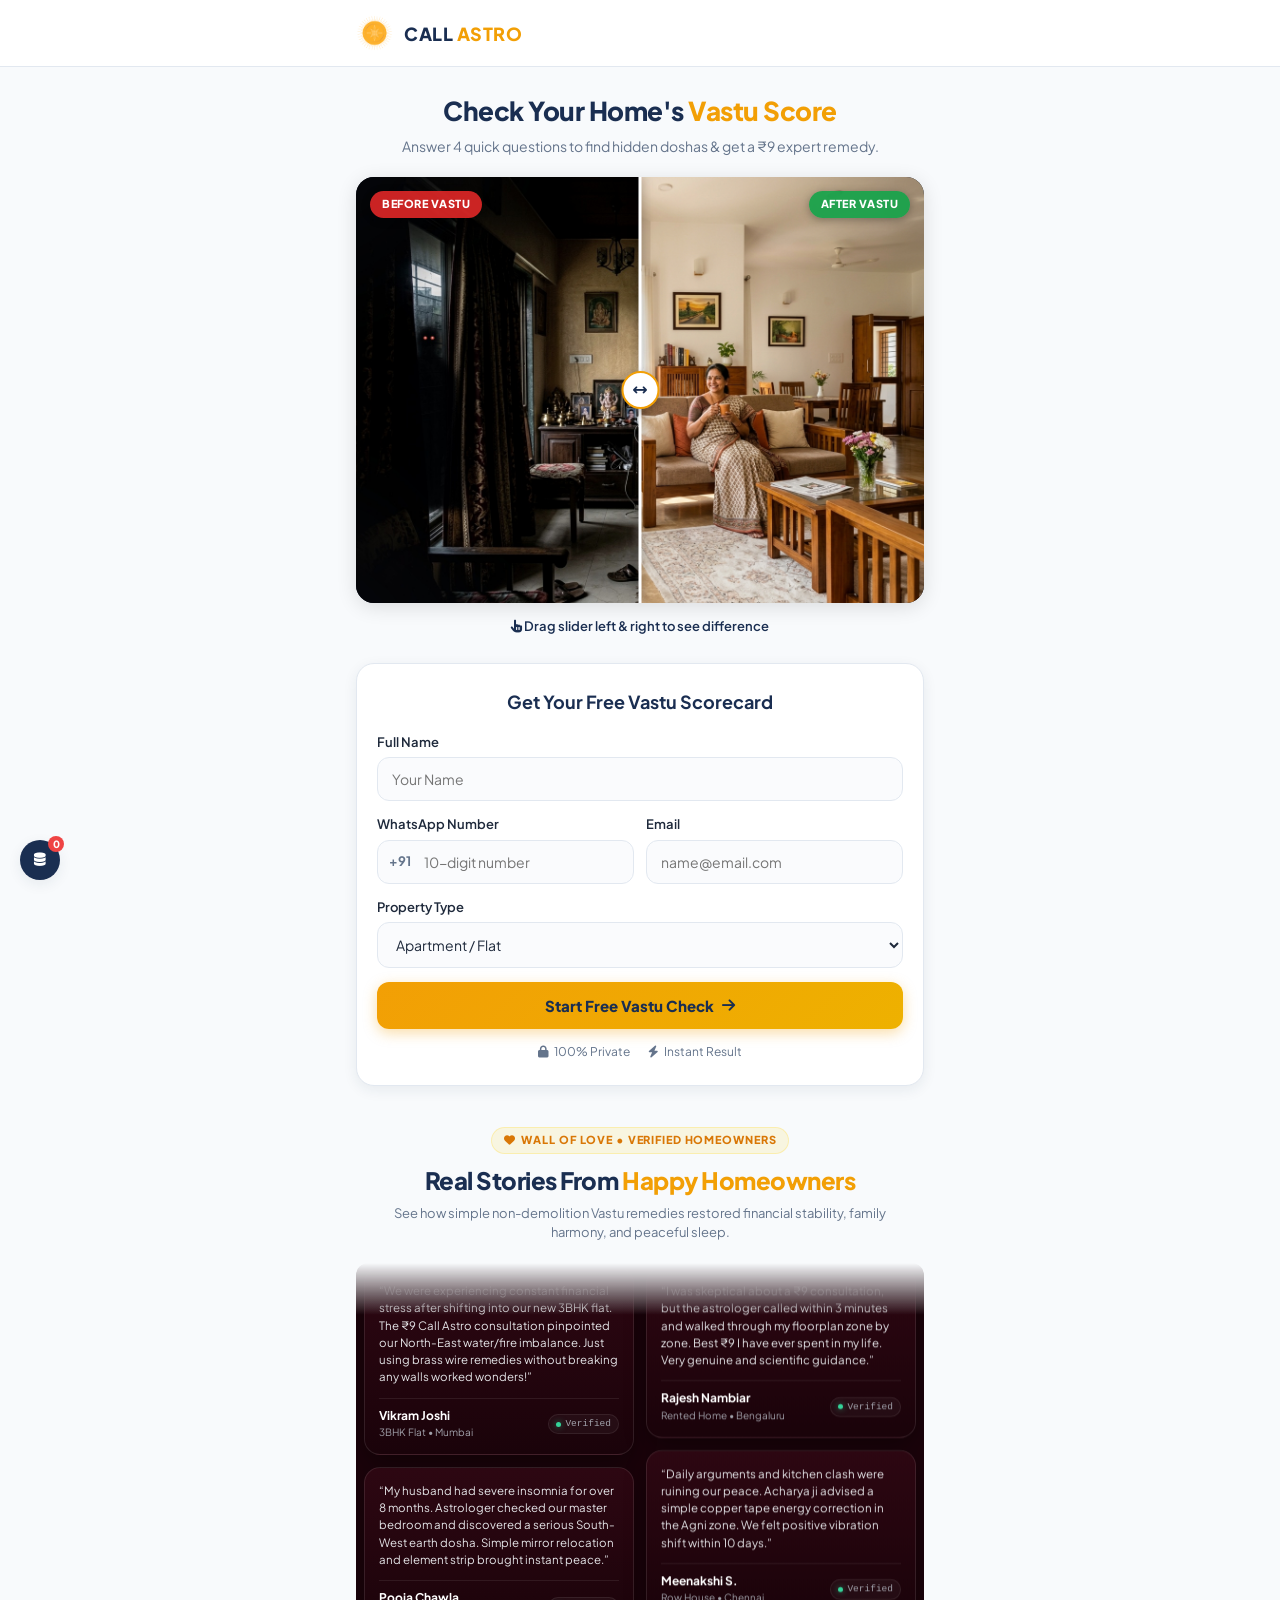
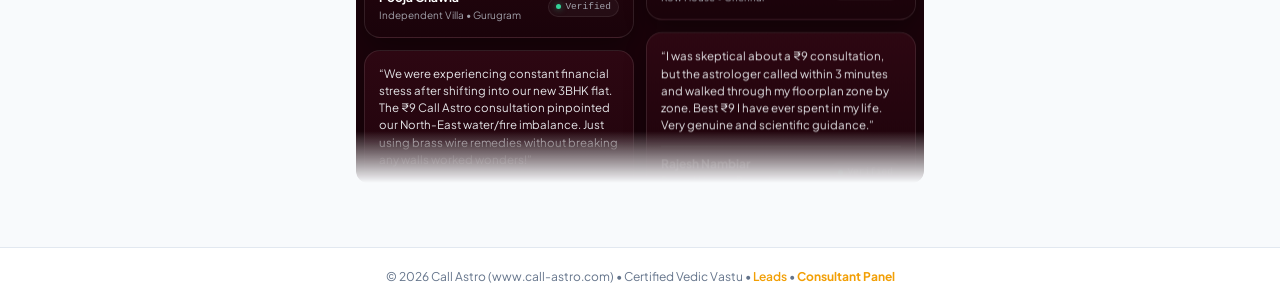
<file: index.html>
<!DOCTYPE html>
<html lang="en">
<head>
  <meta charset="UTF-8" />
  <meta name="viewport" content="width=device-width, initial-scale=1.0" />
  <title>Call Astro - Free Home Vastu Check</title>
  <meta name="description" content="Instant 60-second Home Vastu Score & Expert Astrologer Remedy for ₹9." />
  
  <link rel="icon" type="image/png" href="frame_8496.png" />
  
  <!-- Modern Clean Google Font -->
  <link rel="preconnect" href="https://fonts.googleapis.com">
  <link rel="preconnect" href="https://fonts.gstatic.com" crossorigin>
  <link href="https://fonts.googleapis.com/css2?family=Plus+Jakarta+Sans:wght@500;600;700;800&display=swap" rel="stylesheet">
  
  <link rel="stylesheet" href="https://cdnjs.cloudflare.com/ajax/libs/font-awesome/6.5.1/css/all.min.css" />
  <link rel="stylesheet" href="style.css" />
</head>
<body>

  <!-- Minimal Header -->
  <header class="main-header">
    <div class="container header-inner">
      <div class="brand-logo">
        <img src="frame_8496.png" alt="Call Astro" class="brand-emblem-icon" />
        <span class="brand-name">CALL <span>ASTRO</span></span>
      </div>
    </div>
  </header>

  <!-- Main Funnel Container -->
  <main class="main-content">
    <div class="container">
      
      <!-- Minimal Hero -->
      <section class="hero-intro text-center">
        <h1 class="hero-title">Check Your Home's <span class="highlight-gold">Vastu Score</span></h1>
        <p class="hero-subtitle">Answer 4 quick questions to find hidden doshas & get a ₹9 expert remedy.</p>

        <!-- HERO BEFORE & AFTER SLIDER -->
        <div class="hero-slider-wrap">
          <div class="ba-slide-container" id="baSlideContainer" style="--clip-pos: 50%;">
            <!-- After Image (Base) -->
            <img src="vastu_after.jpg" alt="After Vastu Remedy" class="ba-slide-img ba-img-after" draggable="false" />
            <span class="ba-float-tag tag-after">AFTER VASTU</span>

            <!-- Before Image (Clipped) -->
            <img src="vastu_before.jpg" alt="Before Vastu" class="ba-slide-img ba-img-before" draggable="false" />
            <span class="ba-float-tag tag-before">BEFORE VASTU</span>

            <!-- Divider Line with Knob -->
            <div class="ba-slider-divider">
              <div class="ba-slider-knob">
                <i class="fa-solid fa-arrows-left-right"></i>
              </div>
            </div>

            <!-- Native Range Slider for Touch and Click/Drag -->
            <input type="range" min="0" max="100" value="50" class="ba-slider-range" id="baRange" aria-label="Slide to compare before and after vastu" />
          </div>

          <div class="ba-slider-hint text-center">
            <span><i class="fa-solid fa-hand-pointer"></i> Drag slider left & right to see difference</span>
          </div>
        </div>
      </section>

      <!-- FUNNEL CARD -->
      <div class="funnel-card" id="funnelCard">

        <!-- STEP 1: LEAD CAPTURE -->
        <div class="step-view active" id="step1View">
          <div class="step-header text-center">
            <h2>Get Your Free Vastu Scorecard</h2>
          </div>

          <form id="leadCaptureForm" class="lead-form" novalidate>
            <div class="form-group">
              <label for="userName">Full Name</label>
              <input type="text" id="userName" name="name" placeholder="Your Name" required />
              <div class="field-error" id="nameError">Please enter your name</div>
            </div>

            <div class="form-row">
              <div class="form-group flex-1">
                <label for="userMobile">WhatsApp Number</label>
                <div class="phone-input-wrapper">
                  <span class="country-prefix">+91</span>
                  <input type="tel" id="userMobile" name="mobile" placeholder="10-digit number" maxlength="10" required />
                </div>
                <div class="field-error" id="mobileError">Enter valid 10-digit number</div>
              </div>

              <div class="form-group flex-1">
                <label for="userEmail">Email</label>
                <input type="email" id="userEmail" name="email" placeholder="name@email.com" required />
                <div class="field-error" id="emailError">Enter valid email</div>
              </div>
            </div>

            <div class="form-group">
              <label for="propertyType">Property Type</label>
              <select id="propertyType" name="propertyType">
                <option value="Apartment / Flat">Apartment / Flat</option>
                <option value="Independent House">Independent House</option>
                <option value="Rented Home">Rented Home</option>
                <option value="Office / Shop">Office / Commercial</option>
              </select>
            </div>

            <button type="submit" class="btn-primary" id="btnSubmitLead">
              <span>Start Free Vastu Check</span>
              <i class="fa-solid fa-arrow-right"></i>
            </button>

            <div class="form-guarantees text-center">
              <span><i class="fa-solid fa-lock"></i> 100% Private</span>
              <span><i class="fa-solid fa-bolt"></i> Instant Result</span>
            </div>
          </form>
        </div>

        <!-- STEP 2: QUESTIONS -->
        <div class="step-view" id="step2View">
          
          <div class="quiz-progress-bar">
            <div class="progress-info">
              <span id="questionStepLabel">Question 1 of 4</span>
              <span id="progressPercentage">25%</span>
            </div>
            <div class="progress-track">
              <div class="progress-fill" id="progressFill" style="width: 25%;"></div>
            </div>
          </div>

          <!-- Q1 -->
          <div class="question-container active" data-qindex="1">
            <div class="q-header">
              <h3>1. Which direction does your Main Entrance face?</h3>
            </div>
            <div class="options-grid">
              <button type="button" class="option-card" data-key="entrance" data-score="18" data-val="North / North-East">
                <i class="fa-solid fa-compass opt-icon"></i>
                <span>North / North-East</span>
              </button>
              <button type="button" class="option-card" data-key="entrance" data-score="15" data-val="East">
                <i class="fa-solid fa-sun opt-icon"></i>
                <span>East</span>
              </button>
              <button type="button" class="option-card" data-key="entrance" data-score="6" data-val="South / South-East">
                <i class="fa-solid fa-fire opt-icon"></i>
                <span>South / South-East</span>
              </button>
              <button type="button" class="option-card" data-key="entrance" data-score="4" data-val="South-West">
                <i class="fa-solid fa-triangle-exclamation opt-icon"></i>
                <span>South-West</span>
              </button>
              <button type="button" class="option-card" data-key="entrance" data-score="10" data-val="West / North-West">
                <i class="fa-solid fa-wind opt-icon"></i>
                <span>West / North-West</span>
              </button>
              <button type="button" class="option-card" data-key="entrance" data-score="8" data-val="Not Sure">
                <i class="fa-solid fa-circle-question opt-icon"></i>
                <span>Not Sure</span>
              </button>
            </div>
          </div>

          <!-- Q2 -->
          <div class="question-container" data-qindex="2">
            <div class="q-header">
              <h3>2. Where is your Kitchen (Cooking Stove)?</h3>
            </div>
            <div class="options-grid">
              <button type="button" class="option-card" data-key="kitchen" data-score="20" data-val="South-East (Agni)">
                <i class="fa-solid fa-fire-burner opt-icon"></i>
                <span>South-East (Agni Zone)</span>
              </button>
              <button type="button" class="option-card" data-key="kitchen" data-score="12" data-val="North-West">
                <i class="fa-solid fa-wind opt-icon"></i>
                <span>North-West</span>
              </button>
              <button type="button" class="option-card" data-key="kitchen" data-score="4" data-val="North-East">
                <i class="fa-solid fa-faucet-drip opt-icon"></i>
                <span>North-East (Water Zone)</span>
              </button>
              <button type="button" class="option-card" data-key="kitchen" data-score="5" data-val="South-West">
                <i class="fa-solid fa-triangle-exclamation opt-icon"></i>
                <span>South-West</span>
              </button>
              <button type="button" class="option-card" data-key="kitchen" data-score="8" data-val="Center / Other">
                <i class="fa-solid fa-circle-dot opt-icon"></i>
                <span>Center / Other</span>
              </button>
            </div>
          </div>

          <!-- Q3 -->
          <div class="question-container" data-qindex="3">
            <div class="q-header">
              <h3>3. Where is your Master Bedroom?</h3>
            </div>
            <div class="options-grid">
              <button type="button" class="option-card" data-key="bedroom" data-score="20" data-val="South-West">
                <i class="fa-solid fa-bed opt-icon"></i>
                <span>South-West (Stability)</span>
              </button>
              <button type="button" class="option-card" data-key="bedroom" data-score="14" data-val="South or West">
                <i class="fa-solid fa-shield opt-icon"></i>
                <span>South or West</span>
              </button>
              <button type="button" class="option-card" data-key="bedroom" data-score="5" data-val="North-East">
                <i class="fa-solid fa-cloud-bolt opt-icon"></i>
                <span>North-East</span>
              </button>
              <button type="button" class="option-card" data-key="bedroom" data-score="8" data-val="South-East">
                <i class="fa-solid fa-fire opt-icon"></i>
                <span>South-East</span>
              </button>
              <button type="button" class="option-card" data-key="bedroom" data-score="10" data-val="North-West">
                <i class="fa-solid fa-person-walking opt-icon"></i>
                <span>North-West</span>
              </button>
            </div>
          </div>

          <!-- Q4 -->
          <div class="question-container" data-qindex="4">
            <div class="q-header">
              <h3>4. What is your biggest concern in this house?</h3>
            </div>
            <div class="options-grid">
              <button type="button" class="option-card" data-key="issue" data-score="5" data-val="Money Blockage">
                <i class="fa-solid fa-wallet opt-icon"></i>
                <span>Money Blockage & Cash Drain</span>
              </button>
              <button type="button" class="option-card" data-key="issue" data-score="6" data-val="Health / Sleep">
                <i class="fa-solid fa-heart-pulse opt-icon"></i>
                <span>Health & Sleep Issues</span>
              </button>
              <button type="button" class="option-card" data-key="issue" data-score="7" data-val="Family Arguments">
                <i class="fa-solid fa-people-arrows opt-icon"></i>
                <span>Frequent Arguments & Stress</span>
              </button>
              <button type="button" class="option-card" data-key="issue" data-score="8" data-val="Career Stagnation">
                <i class="fa-solid fa-chart-line-down opt-icon"></i>
                <span>Career / Business Stagnation</span>
              </button>
              <button type="button" class="option-card" data-key="issue" data-score="10" data-val="General Peace">
                <i class="fa-solid fa-peace opt-icon"></i>
                <span>General Peace & Growth</span>
              </button>
            </div>
          </div>

        </div>

        <!-- STEP 3: LOADING -->
        <div class="step-view" id="calculatingView">
          <div class="calculating-box text-center">
            <div class="yantra-spinner">
              <div class="spinning-circle outer"></div>
              <div class="spinning-circle inner"></div>
              <i class="fa-solid fa-om center-icon"></i>
            </div>
            <h3>Calculating Vastu Score...</h3>
            <p class="calculating-sub" id="calculationStatusText">Auditing directional energies...</p>
          </div>
        </div>

        <!-- STEP 4: RESULT SCORECARD & ₹9 OFFER -->
        <div class="step-view" id="step4View">
          
          <div class="result-header text-center">
            <span class="user-greeting">Result for <strong id="resUserName">Friend</strong></span>
            <h2>Home Vastu Health Score</h2>
          </div>

          <div class="score-card-wrapper">
            <div class="score-radial">
              <svg viewBox="0 0 120 120" class="radial-svg">
                <circle cx="60" cy="60" r="50" class="radial-bg" />
                <circle cx="60" cy="60" r="50" class="radial-meter" id="radialMeter" />
              </svg>
              <div class="radial-label">
                <span class="score-val" id="finalScoreDisplay">58</span>
                <span class="score-denom">/ 100</span>
                <span class="score-status" id="scoreStatusWord">Moderate Risk</span>
              </div>
            </div>

            <div class="score-breakdown">
              <div class="meter-bar-item">
                <div class="meter-header">
                  <span>Wealth Energy</span>
                  <span id="financePct">52%</span>
                </div>
                <div class="bar-track"><div class="bar-fill bar-warning" id="financeBar" style="width: 52%"></div></div>
              </div>

              <div class="meter-bar-item">
                <div class="meter-header">
                  <span>Health Index</span>
                  <span id="healthPct">48%</span>
                </div>
                <div class="bar-track"><div class="bar-fill bar-danger" id="healthBar" style="width: 48%"></div></div>
              </div>

              <div class="meter-bar-item">
                <div class="meter-header">
                  <span>Harmony Index</span>
                  <span id="harmonyPct">64%</span>
                </div>
                <div class="bar-track"><div class="bar-fill bar-info" id="harmonyBar" style="width: 64%"></div></div>
              </div>
            </div>
          </div>

          <div class="dosha-alert-pill">
            <i class="fa-solid fa-triangle-exclamation text-danger"></i>
            <span><strong>2 Vastu Doshas Found:</strong> Elemental imbalance detected. 100% curable without demolition.</span>
          </div>

          <!-- THE ₹9 OFFER BOX -->
          <div class="offer-conversion-box text-center">
            <h3>Fix Your Vastu Doshas</h3>
            <p>1-on-1 Consultation with Certified Senior Vastu Astrologer</p>
            
            <div class="price-row">
              <del>₹999</del>
              <span class="deal-price">Pay <strong>₹9</strong> Only</span>
            </div>

            <button type="button" class="btn-primary btn-pay-9" id="btnPay9">
              <span>Fix My Vastu Now - Pay ₹9</span>
              <i class="fa-solid fa-arrow-right"></i>
            </button>

            <div class="prepay-trust-guarantees">
              <span><i class="fa-solid fa-lock"></i> 100% Secure</span>
              <span><i class="fa-solid fa-bolt"></i> Instant Call</span>
              <span><i class="fa-solid fa-rotate-left"></i> Money-back Guarantee</span>
            </div>
          </div>

        </div>

        <!-- STEP 5: POST-PAYMENT HUB -->
        <div class="step-view" id="step5View">
          <div class="success-hub-card text-center">
            
            <div class="check-circle-pulse">
              <i class="fa-solid fa-check"></i>
            </div>
            
            <h2>Payment Successful!</h2>
            <p class="booking-text">Booking ID: <strong id="successHubBookingId">#CA-88219</strong></p>
            <p class="success-hub-sub">
              Your Vastu Consultation is confirmed. Download the app to connect with your assigned astrologer.
            </p>

            <a href="https://play.google.com/store/apps/details?id=com.callastrouser&hl=en_IN" target="_blank" rel="noopener" class="btn-primary btn-playstore-large">
              <i class="fa-brands fa-google-play"></i>
              <span>Download Call Astro App</span>
            </a>

            <div class="post-links-row">
              <a href="#" target="_blank" rel="noopener" class="btn-secondary" id="btnPostWhatsApp">
                <i class="fa-brands fa-whatsapp text-success"></i> WhatsApp Us
              </a>
              <button type="button" class="btn-secondary" onclick="downloadVastuReportPDF()">
                <i class="fa-solid fa-file-pdf text-danger"></i> Download Report PDF
              </button>
            </div>
          </div>
        </div>
      </div>

      <!-- NOVA-STYLE WALL OF LOVE / HOMEOWNER SUCCESS REVIEWS -->
      <section class="consumer-reviews-section" id="consumerReviews">
        <div class="consumer-reviews-header text-center">
          <div class="consumer-pill-tag">
            <i class="fa-solid fa-heart"></i> WALL OF LOVE • VERIFIED HOMEOWNERS
          </div>
          <h2 class="consumer-reviews-title">
            Real Stories From <span>Happy Homeowners</span>
          </h2>
          <p class="consumer-reviews-sub">
            See how simple non-demolition Vastu remedies restored financial stability, family harmony, and peaceful sleep.
          </p>
        </div>

        <div class="consumer-marquee-viewport mask-marquee-vertical">
          <div class="consumer-fade-overlay top"></div>
          <div class="consumer-fade-overlay bottom"></div>

          <div class="consumer-marquee-grid">
            <!-- Column 1 (Scrolls Up) -->
            <div class="consumer-marquee-col animate-marquee-up-slow pause-hover">
              <div class="consumer-review-card">
                <p class="card-text">
                  “We were experiencing constant financial stress after shifting into our new 3BHK flat. The ₹9 Call Astro consultation pinpointed our North-East water/fire imbalance. Just using brass wire remedies without breaking any walls worked wonders!”
                </p>
                <div class="card-footer">
                  <div>
                    <strong class="card-name">Vikram Joshi</strong>
                    <span class="card-loc">3BHK Flat • Mumbai</span>
                  </div>
                  <span class="card-badge"><span class="badge-dot"></span> Verified</span>
                </div>
              </div>

              <div class="consumer-review-card">
                <p class="card-text">
                  “My husband had severe insomnia for over 8 months. Astrologer checked our master bedroom and discovered a serious South-West earth dosha. Simple mirror relocation and element strip brought instant peace.”
                </p>
                <div class="card-footer">
                  <div>
                    <strong class="card-name">Pooja Chawla</strong>
                    <span class="card-loc">Independent Villa • Gurugram</span>
                  </div>
                  <span class="card-badge"><span class="badge-dot"></span> Verified</span>
                </div>
              </div>

              <!-- Duplicate for seamless loop -->
              <div class="consumer-review-card">
                <p class="card-text">
                  “We were experiencing constant financial stress after shifting into our new 3BHK flat. The ₹9 Call Astro consultation pinpointed our North-East water/fire imbalance. Just using brass wire remedies without breaking any walls worked wonders!”
                </p>
                <div class="card-footer">
                  <div>
                    <strong class="card-name">Vikram Joshi</strong>
                    <span class="card-loc">3BHK Flat • Mumbai</span>
                  </div>
                  <span class="card-badge"><span class="badge-dot"></span> Verified</span>
                </div>
              </div>

              <div class="consumer-review-card">
                <p class="card-text">
                  “My husband had severe insomnia for over 8 months. Astrologer checked our master bedroom and discovered a serious South-West earth dosha. Simple mirror relocation and element strip brought instant peace.”
                </p>
                <div class="card-footer">
                  <div>
                    <strong class="card-name">Pooja Chawla</strong>
                    <span class="card-loc">Independent Villa • Gurugram</span>
                  </div>
                  <span class="card-badge"><span class="badge-dot"></span> Verified</span>
                </div>
              </div>
            </div>

            <!-- Column 2 (Scrolls Down) -->
            <div class="consumer-marquee-col animate-marquee-down-slow pause-hover">
              <div class="consumer-review-card">
                <p class="card-text">
                  “I was skeptical about a ₹9 consultation, but the astrologer called within 3 minutes and walked through my floorplan zone by zone. Best ₹9 I have ever spent in my life. Very genuine and scientific guidance.”
                </p>
                <div class="card-footer">
                  <div>
                    <strong class="card-name">Rajesh Nambiar</strong>
                    <span class="card-loc">Rented Home • Bengaluru</span>
                  </div>
                  <span class="card-badge"><span class="badge-dot"></span> Verified</span>
                </div>
              </div>

              <div class="consumer-review-card">
                <p class="card-text">
                  “Daily arguments and kitchen clash were ruining our peace. Acharya ji advised a simple copper tape energy correction in the Agni zone. We felt positive vibration shift within 10 days.”
                </p>
                <div class="card-footer">
                  <div>
                    <strong class="card-name">Meenakshi S.</strong>
                    <span class="card-loc">Row House • Chennai</span>
                  </div>
                  <span class="card-badge"><span class="badge-dot"></span> Verified</span>
                </div>
              </div>

              <!-- Duplicate for seamless loop -->
              <div class="consumer-review-card">
                <p class="card-text">
                  “I was skeptical about a ₹9 consultation, but the astrologer called within 3 minutes and walked through my floorplan zone by zone. Best ₹9 I have ever spent in my life. Very genuine and scientific guidance.”
                </p>
                <div class="card-footer">
                  <div>
                    <strong class="card-name">Rajesh Nambiar</strong>
                    <span class="card-loc">Rented Home • Bengaluru</span>
                  </div>
                  <span class="card-badge"><span class="badge-dot"></span> Verified</span>
                </div>
              </div>

              <div class="consumer-review-card">
                <p class="card-text">
                  “Daily arguments and kitchen clash were ruining our peace. Acharya ji advised a simple copper tape energy correction in the Agni zone. We felt positive vibration shift within 10 days.”
                </p>
                <div class="card-footer">
                  <div>
                    <strong class="card-name">Meenakshi S.</strong>
                    <span class="card-loc">Row House • Chennai</span>
                  </div>
                  <span class="card-badge"><span class="badge-dot"></span> Verified</span>
                </div>
              </div>
            </div>

          </div>
        </div>
      </section>

    </div>
  </main>

  <!-- ₹9 PAYMENT MODAL -->
  <div class="modal-overlay" id="paymentModal">
    <div class="modal-content shadow-premium">
      <button class="modal-close" id="closePaymentModal">&times;</button>
      
      <div class="modal-header text-center">
        <h3>Call Astro Vastu Consultation</h3>
        <p>Unlock complete personalized remedy for ₹9</p>
        <p class="modal-client-preview" style="font-size: 13px; color: #64748B; margin-top: 4px;">
          For: <strong id="modalClientName" style="color: #1A2E51;">Friend</strong> (<span id="modalClientPhone">+91</span>)
        </p>
      </div>

      <div class="payment-methods">
        <div class="upi-apps-grid">
          <div class="upi-app-card" onclick="simulatePayment('Google Pay')">
            <i class="fa-brands fa-google text-primary"></i>
            <span>GPay</span>
          </div>
          <div class="upi-app-card" onclick="simulatePayment('PhonePe')">
            <i class="fa-solid fa-mobile-screen-button text-purple"></i>
            <span>PhonePe</span>
          </div>
          <div class="upi-app-card" onclick="simulatePayment('Paytm')">
            <i class="fa-solid fa-wallet text-cyan"></i>
            <span>Paytm</span>
          </div>
          <div class="upi-app-card" onclick="simulatePayment('UPI QR')">
            <i class="fa-solid fa-qrcode text-dark"></i>
            <span>QR</span>
          </div>
        </div>

        <button type="button" class="btn-primary" id="btnModalPayNow" onclick="simulatePayment('Instant UPI')">
          <span>Pay ₹9 & Connect Astrologer</span>
        </button>
      </div>
    </div>
  </div>

  <!-- ADMIN LEAD MODAL -->
  <div class="modal-overlay" id="adminModal">
    <div class="modal-content admin-modal shadow-premium">
      <button class="modal-close" id="closeAdminModal">&times;</button>
      <div class="modal-header">
        <h3>Captured Leads</h3>
      </div>
      
      <div class="admin-actions">
        <button type="button" class="btn-secondary" id="btnExportCSV"><i class="fa-solid fa-file-csv"></i> Download CSV</button>
        <button type="button" class="btn-secondary" id="btnCopyJSON"><i class="fa-solid fa-copy"></i> Copy Leads</button>
        <button type="button" class="btn-secondary btn-danger-soft" id="btnClearLeads"><i class="fa-solid fa-trash"></i> Clear</button>
      </div>

      <div class="leads-table-wrapper">
        <table class="leads-table">
          <thead>
            <tr>
              <th>Time</th>
              <th>Name</th>
              <th>Phone</th>
              <th>Email</th>
              <th>Score</th>
              <th>Paid?</th>
            </tr>
          </thead>
          <tbody id="leadsTableBody"></tbody>
        </table>
      </div>
    </div>
  </div>

  <!-- FLOATING ADMIN TOGGLE -->
  <button type="button" class="floating-admin-toggle" id="openAdminBtn" title="View Leads">
    <i class="fa-solid fa-database"></i>
    <span class="leads-count-badge" id="leadsBadge">0</span>
  </button>

  <!-- Clean Minimal Footer -->
  <footer class="minimal-footer text-center">
    <div class="container">
      <p>© 2026 Call Astro (www.call-astro.com) • Certified Vedic Vastu • <a href="#" id="footerAdminLink">Leads</a> • <a href="b2b.html" style="color: #F29F05; font-weight: 700;">Consultant Panel</a></p>
    </div>
  </footer>

  <script src="app.js"></script>
</body>
</html>
</file>
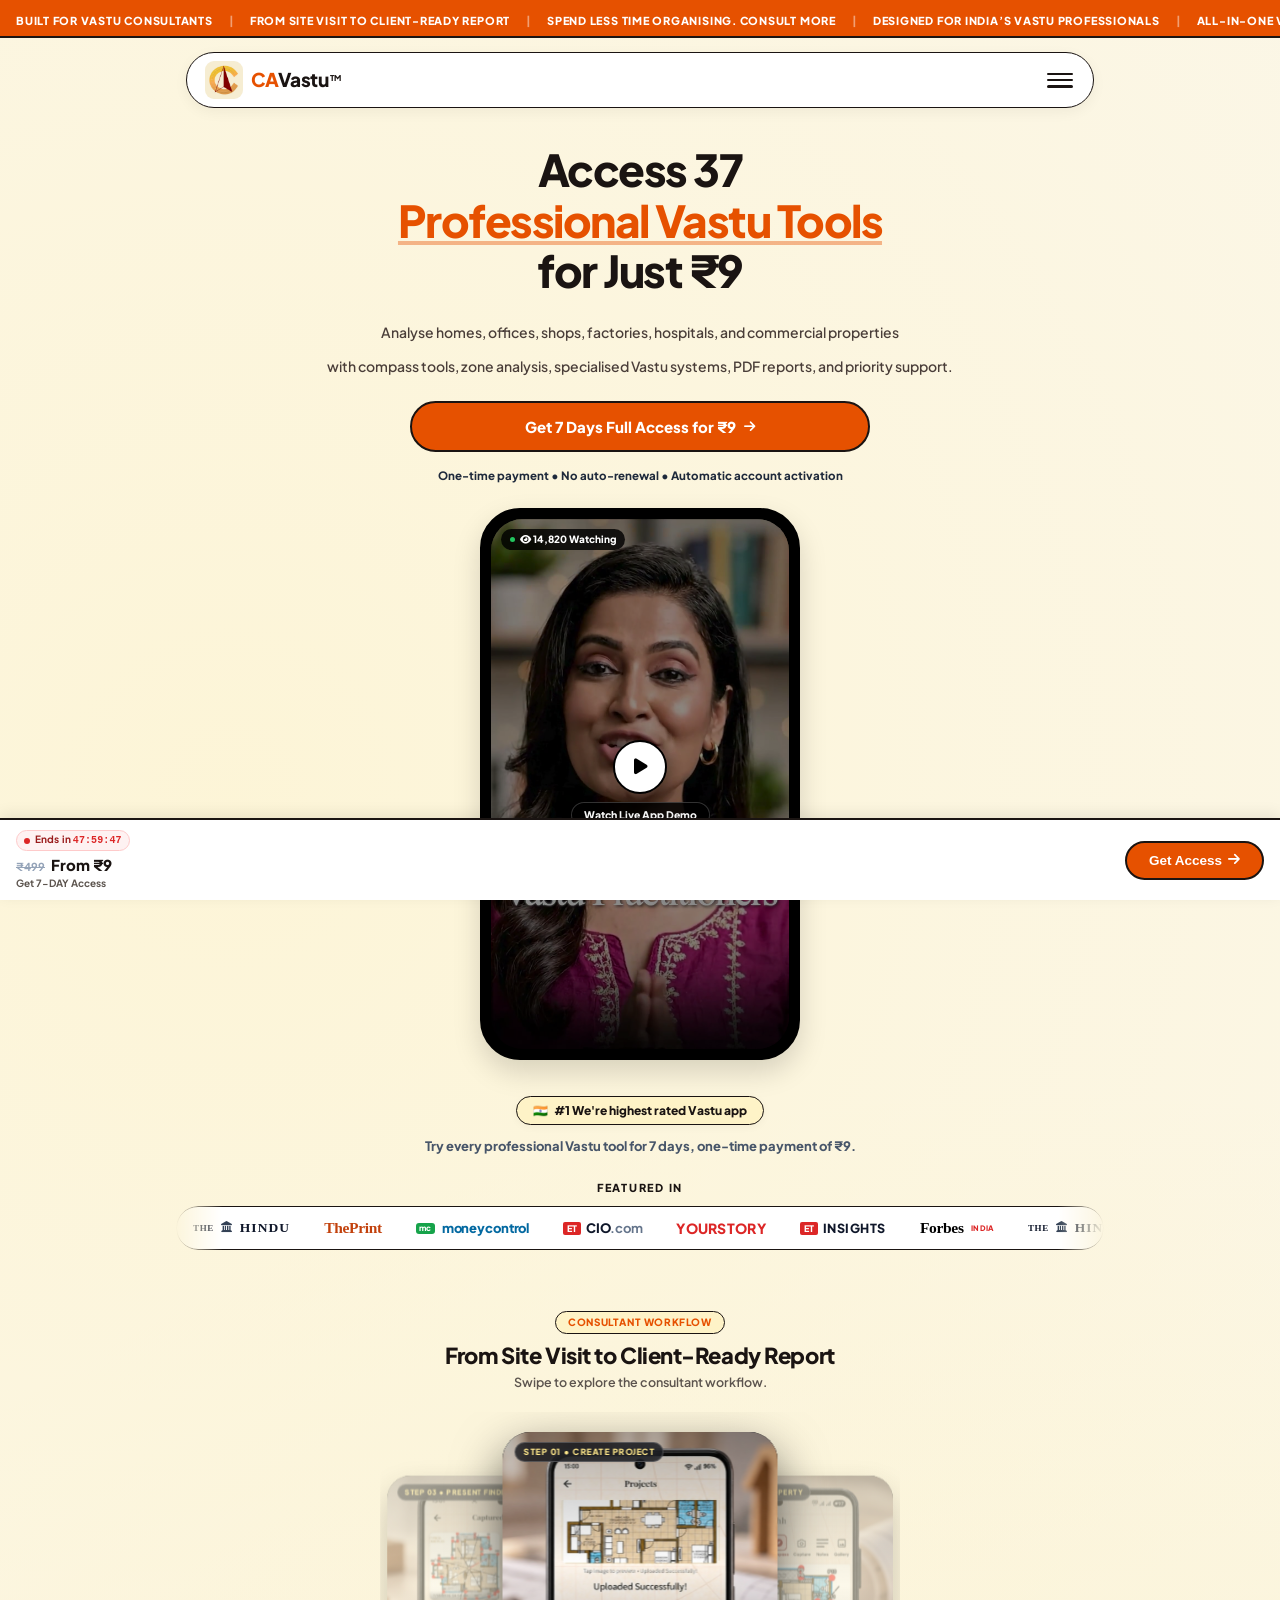
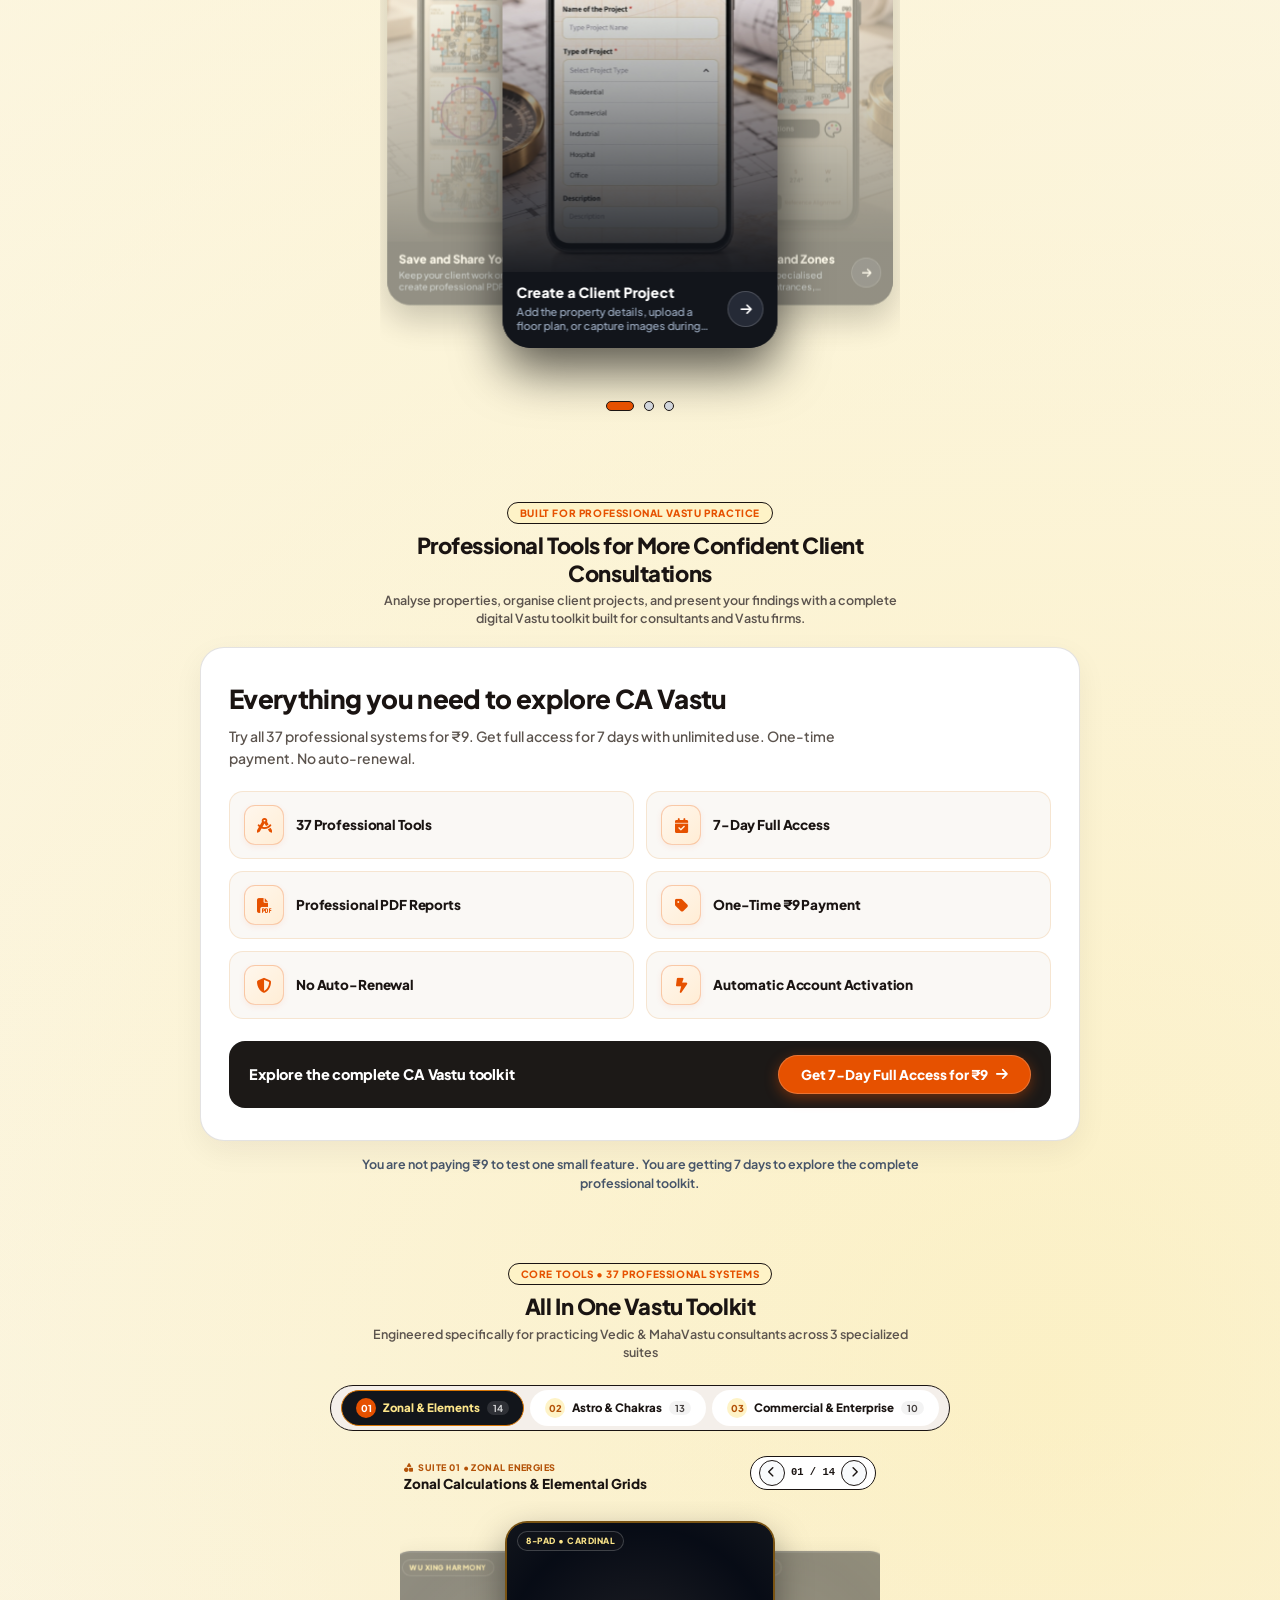
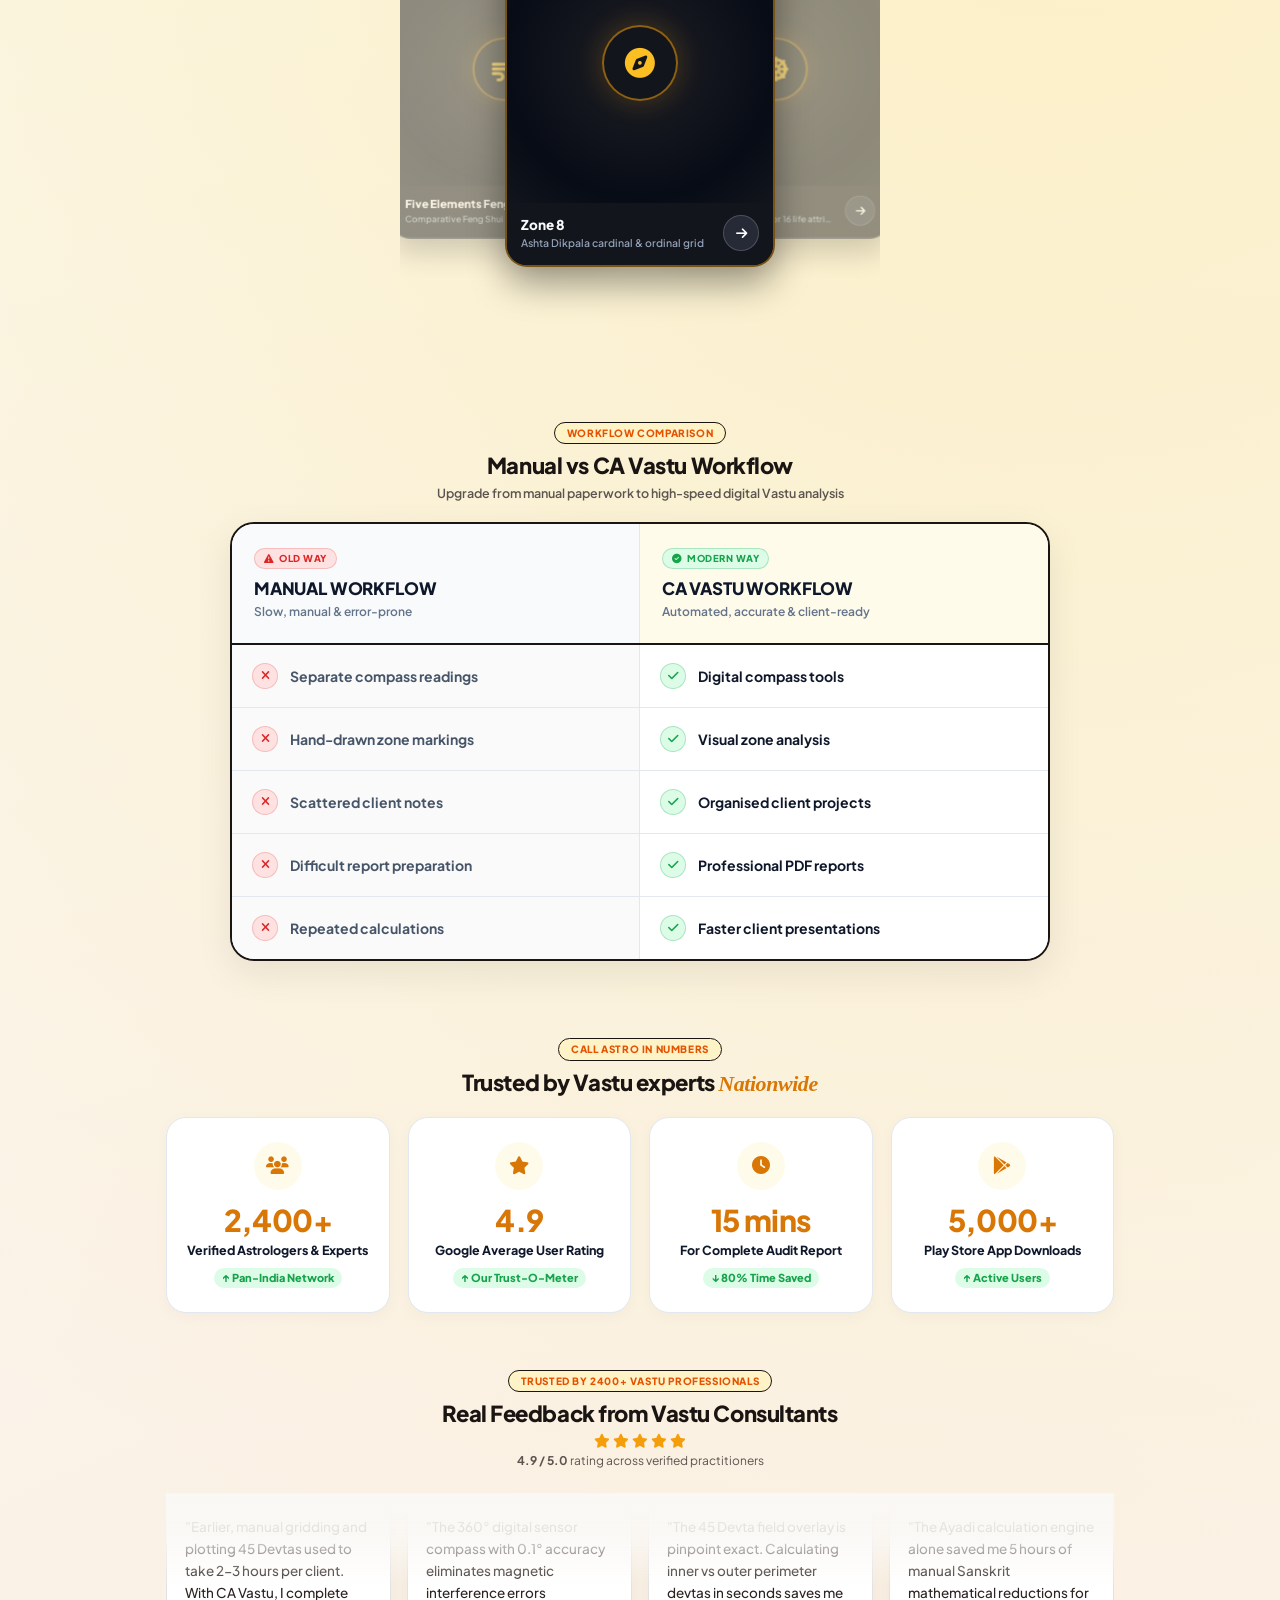
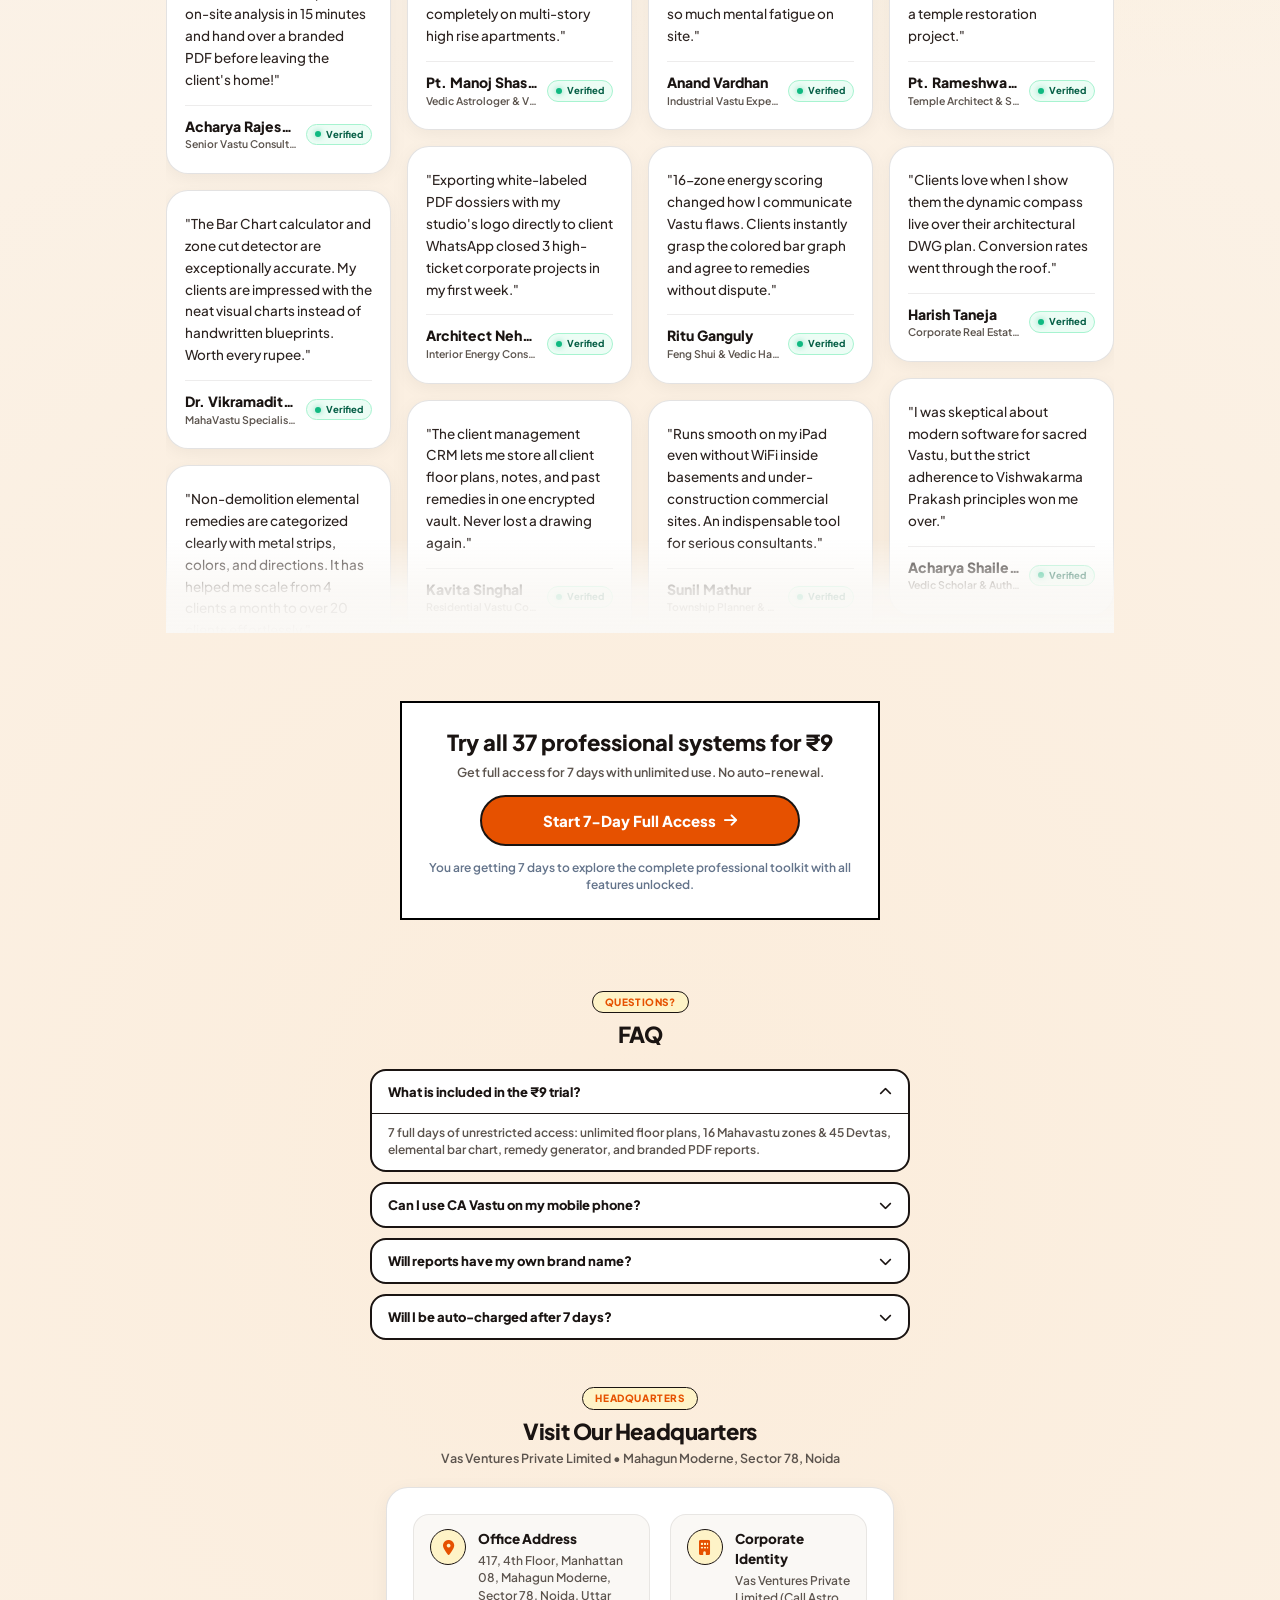
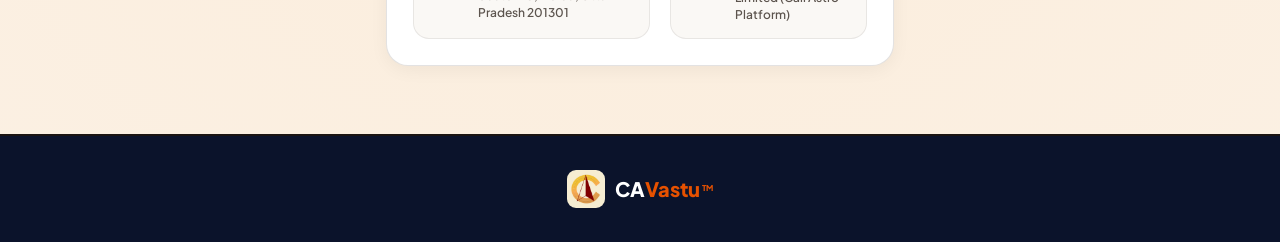
<file: b2b.html>
<!DOCTYPE html>
<html lang="en">
<head>
  <meta charset="UTF-8" />
  <meta name="viewport" content="width=device-width, initial-scale=1.0, maximum-scale=1.0" />
  <title>CA Vastu - Turn Property Analysis into Verified Client Audits</title>
  <meta name="description" content="All In One Vastu Analysis Software For Consultants. Analyze homes, offices, shops and commercial properties with one app. Start 7-Day trial for ₹9." />
  
  <link rel="icon" type="image/png" href="frame_8496.png" />
  
  <!-- Plus Jakarta Sans Font -->
  <link rel="preconnect" href="https://fonts.googleapis.com">
  <link rel="preconnect" href="https://fonts.gstatic.com" crossorigin>
  <link href="https://fonts.googleapis.com/css2?family=Plus+Jakarta+Sans:wght@500;600;700;800;900&display=swap" rel="stylesheet">
  
  <!-- Font Awesome Icons -->
  <link rel="stylesheet" href="https://cdnjs.cloudflare.com/ajax/libs/font-awesome/6.5.1/css/all.min.css" />
  
  <!-- Theme Stylesheet matching Exact Pattern -->
  <link rel="stylesheet" href="b2b.css?v=single_cta_2026" />
</head>
<body class="ca-canvas-bg">

  <!-- 
    ========================================================================
    1. TOP ANNOUNCEMENT STRIP (Positioned ABOVE Navbar / Logo)
    ========================================================================
  -->
  <div class="ca-top-ticker" aria-hidden="true">
    <div class="ca-ticker-track">
      <!-- SET 1 -->
      <span class="ca-ticker-item">BUILT FOR VASTU CONSULTANTS</span>
      <span class="ca-ticker-sep">|</span>
      <span class="ca-ticker-item">FROM SITE VISIT TO CLIENT-READY REPORT</span>
      <span class="ca-ticker-sep">|</span>
      <span class="ca-ticker-item">SPEND LESS TIME ORGANISING. CONSULT MORE</span>
      <span class="ca-ticker-sep">|</span>
      <span class="ca-ticker-item">DESIGNED FOR INDIA’S VASTU PROFESSIONALS</span>
      <span class="ca-ticker-sep">|</span>
      <span class="ca-ticker-item">ALL-IN-ONE VASTU ANALYSIS SOFTWARE</span>
      <span class="ca-ticker-sep">|</span>
      <span class="ca-ticker-item">A COMPLETE TOOLKIT FOR PROFESSIONAL VASTU ANALYSIS</span>
      <span class="ca-ticker-sep">|</span>
      <span class="ca-ticker-item">PROFESSIONAL VASTU TOOLS, NOW ON YOUR PHONE</span>
      <span class="ca-ticker-sep">|</span>

      <!-- SET 2 (Duplicate for Seamless Infinite Marquee Loop) -->
      <span class="ca-ticker-item">BUILT FOR VASTU CONSULTANTS</span>
      <span class="ca-ticker-sep">|</span>
      <span class="ca-ticker-item">FROM SITE VISIT TO CLIENT-READY REPORT</span>
      <span class="ca-ticker-sep">|</span>
      <span class="ca-ticker-item">SPEND LESS TIME ORGANISING. CONSULT MORE</span>
      <span class="ca-ticker-sep">|</span>
      <span class="ca-ticker-item">DESIGNED FOR INDIA’S VASTU PROFESSIONALS</span>
      <span class="ca-ticker-sep">|</span>
      <span class="ca-ticker-item">ALL-IN-ONE VASTU ANALYSIS SOFTWARE</span>
      <span class="ca-ticker-sep">|</span>
      <span class="ca-ticker-item">A COMPLETE TOOLKIT FOR PROFESSIONAL VASTU ANALYSIS</span>
      <span class="ca-ticker-sep">|</span>
      <span class="ca-ticker-item">PROFESSIONAL VASTU TOOLS, NOW ON YOUR PHONE</span>
      <span class="ca-ticker-sep">|</span>
    </div>
  </div>

  <!-- 
    ========================================================================
    2. FLOATING VASTU PILL NAVBAR
    ========================================================================
  -->
  <div class="pattern-nav-wrap">
    <header class="pattern-navbar">
      <a href="b2b.html" class="pattern-brand" title="CA Vastu">
        <img src="ca_vastu_logo.webp" alt="CA Vastu Logo" class="pattern-brand-logo" />
        <span class="pattern-brand-name">CA<span>Vastu<sup class="ca-tm">TM</sup></span></span>
      </a>

      <div class="pattern-nav-right">
        <button type="button" class="pattern-menu-btn" onclick="openLeadModal()" aria-label="Menu">
          <span class="pattern-hamburger">
            <span></span>
            <span></span>
            <span></span>
          </span>
        </button>
      </div>
    </header>
  </div>

  <!-- MAIN WRAPPER -->
  <main>

    <!-- 
      ========================================================================
      2. HERO SECTION (Exact Pattern from Screenshot)
         - Headline with Underline
         - Subtitle
         - Feature Highlight Rounded Card
         - Primary Green Pill Button with Chevron
         - Secondary White Pill Button with Play icon
         - Curving Phone Mockup below
      ========================================================================
    -->
    <section class="pattern-hero">
      <div class="ca-container">
        <div class="pattern-hero-inner">

          <!-- Headline -->
          <h1 class="pattern-title">
            Access 37 <br />
            <span class="highlight">Professional Vastu Tools</span> <br />
            for Just ₹9
          </h1>

          <!-- Supporting text -->
          <p class="pattern-sub">
            <span class="sub-line">Analyse homes, offices, shops, factories, hospitals, and commercial properties</span>
            <span class="sub-line">with compass tools, zone analysis, specialised Vastu systems, PDF reports, and priority support.</span>
          </p>

          <!-- Hero Primary Action Button -->
          <div class="pattern-btn-stack">
            <button type="button" class="btn-pattern-green btn-buy-animated" onclick="openLeadModal()">
              <span>Get 7 Days Full Access for ₹9</span>
              <i class="fa-solid fa-arrow-right" style="font-size: 13px;"></i>
            </button>
            <div class="hero-trust-line">
              One-time payment • No auto-renewal • Automatic account activation
            </div>
          </div>

          <!-- Video Phone Mockup (Curved top peeking beneath buttons) -->
          <div class="pattern-video-wrap">
            <div class="ca-phone-frame">
              <div class="ca-phone-screen">
                
                <div class="ca-view-counter">
                  <span class="live-dot"></span>
                  <span id="videoViewCount"><i class="fa-solid fa-eye"></i> 14,820 Watching</span>
                </div>

                <video
                  id="vastuDemoVideo"
                  class="ca-video-el"
                  src="assets/video/vastu-demo.mp4"
                  poster="assets/video/vastu-demo-poster.jpg"
                  loop
                  playsinline
                  preload="metadata"
                ></video>

                <div class="ca-video-overlay" id="videoPlayOverlay">
                  <div class="ca-play-btn">
                    <i class="fa-solid fa-play"></i>
                  </div>
                  <span class="ca-video-badge">
                    Watch Live App Demo
                  </span>
                </div>

                <button type="button" class="ca-mute-btn" id="videoMuteToggle" style="display: none;">
                  <i class="fa-solid fa-volume-xmark" id="muteIcon"></i>
                  <span id="muteLabel">Mute</span>
                </button>

              </div>
            </div>
          </div>

        </div>
      </div>
    </section>

    <!-- 
      ========================================================================
      TRUST & AUTHORITY SECTION (Featured in, Highest Rated, Chai Pitch)
      ========================================================================
    -->
    <section class="ca-trust-section">
      <div class="ca-container">
        
        <div class="ca-trust-top-bar">
          <div class="ca-trust-badge-pill">
            <span class="flag-icon">🇮🇳</span> #1 We're highest rated Vastu app
          </div>
          <p class="ca-trust-sub-promise">
            Try every professional Vastu tool for 7 days, one-time payment of ₹9.
          </p>
        </div>

        <!-- FEATURED IN STADIUM PILL BAR (Exact from Screenshot) -->
        <div class="ca-featured-wrap">
          <span class="ca-featured-title">FEATURED IN</span>
          <div class="ca-featured-pill-track">
            <div class="ca-marquee-inner">
              
              <!-- SET 1 -->
              <div class="ca-press-item logo-thehindu">
                <span class="hindu-the">THE</span>
                <span class="hindu-crest"><i class="fa-solid fa-landmark"></i></span>
                <span class="hindu-name">HINDU</span>
              </div>
              <div class="ca-press-item logo-theprint">
                ThePrint
              </div>
              <div class="ca-press-item logo-moneycontrol">
                <span class="mc-icon">mc</span>moneycontrol
              </div>
              <div class="ca-press-item logo-etcio">
                <span class="et-badge">ET</span><span class="cio-name">CIO<span class="cio-dot">.com</span></span>
              </div>
              <div class="ca-press-item logo-yourstory">
                YOURSTORY
              </div>
              <div class="ca-press-item logo-etinsights">
                <span class="et-badge">ET</span><span class="insights-name">INSIGHTS</span>
              </div>
              <div class="ca-press-item logo-forbes">
                Forbes<span class="forbes-sub">INDIA</span>
              </div>

              <!-- SET 2 (Duplicate for Seamless Infinite Marquee Loop) -->
              <div class="ca-press-item logo-thehindu">
                <span class="hindu-the">THE</span>
                <span class="hindu-crest"><i class="fa-solid fa-landmark"></i></span>
                <span class="hindu-name">HINDU</span>
              </div>
              <div class="ca-press-item logo-theprint">
                ThePrint
              </div>
              <div class="ca-press-item logo-moneycontrol">
                <span class="mc-icon">mc</span>moneycontrol
              </div>
              <div class="ca-press-item logo-etcio">
                <span class="et-badge">ET</span><span class="cio-name">CIO<span class="cio-dot">.com</span></span>
              </div>
              <div class="ca-press-item logo-yourstory">
                YOURSTORY
              </div>
              <div class="ca-press-item logo-etinsights">
                <span class="et-badge">ET</span><span class="insights-name">INSIGHTS</span>
              </div>
              <div class="ca-press-item logo-forbes">
                Forbes<span class="forbes-sub">INDIA</span>
              </div>

            </div>
          </div>
        </div>

      </div>
    </section>

    <!-- 
      ========================================================================
      FROM SITE VISIT TO CLIENT REPORT, IN THREE SIMPLE STEPS
      (Interactive Luxury 3-Step Carousel matching Art Gallery Card Format)
      ========================================================================
    -->
    <section class="ca-section" id="how-it-works">
      <div class="ca-container">
        
        <div class="ca-section-header">
          <div class="ca-section-pill">CONSULTANT WORKFLOW</div>
          <h2 class="ca-section-title">From Site Visit to Client-Ready Report</h2>
          <p class="ca-section-sub">Swipe to explore the consultant workflow.</p>
        </div>

        <!-- 3-STEP CAROUSEL CONTAINER (9:16 Aspect Ratio) -->
        <div class="vastu-carousel-wrap workflow-916">
          <div class="vastu-carousel-track" id="vastuStepTrack">
            
            <!-- STEP 1 CARD -->
            <div class="vastu-card-slide is-active" data-step="0">
              <div class="vastu-card-inner">
                <div class="vastu-card-header">
                  <span class="vastu-card-badge">STEP 01 • CREATE PROJECT</span>
                </div>
                <div class="vastu-card-img-wrap">
                  <img src="assets/images/workflow-step-1.jpg" alt="Create a Client Project" loading="lazy" />
                  <div class="vastu-card-overlay-gradient"></div>
                </div>
                <div class="vastu-card-footer">
                  <div class="vastu-card-meta">
                    <h3 class="vastu-card-title">Create a Client Project</h3>
                    <p class="vastu-card-desc">Add the property details, upload a floor plan, or capture images during your site visit.</p>
                  </div>
                  <button type="button" class="vastu-card-arrow-btn" onclick="nextStepSlide()" aria-label="Next Step">
                    <i class="fa-solid fa-arrow-right"></i>
                  </button>
                </div>
              </div>
            </div>

            <!-- STEP 2 CARD -->
            <div class="vastu-card-slide" data-step="1">
              <div class="vastu-card-inner">
                <div class="vastu-card-header">
                  <span class="vastu-card-badge">STEP 02 • ANALYSE PROPERTY</span>
                </div>
                <div class="vastu-card-img-wrap">
                  <img src="assets/images/workflow-step-2.jpg" alt="Check Directions and Zones" loading="lazy" />
                  <div class="vastu-card-overlay-gradient"></div>
                </div>
                <div class="vastu-card-footer">
                  <div class="vastu-card-meta">
                    <h3 class="vastu-card-title">Check Directions and Zones</h3>
                    <p class="vastu-card-desc">Use the compass and specialised zone tools to analyse entrances, layouts, and property areas.</p>
                  </div>
                  <button type="button" class="vastu-card-arrow-btn" onclick="nextStepSlide()" aria-label="Next Step">
                    <i class="fa-solid fa-arrow-right"></i>
                  </button>
                </div>
              </div>
            </div>

            <!-- STEP 3 CARD -->
            <div class="vastu-card-slide" data-step="2">
              <div class="vastu-card-inner">
                <div class="vastu-card-header">
                  <span class="vastu-card-badge">STEP 03 • PRESENT FINDINGS</span>
                </div>
                <div class="vastu-card-img-wrap">
                  <img src="assets/images/workflow-step-3.jpg" alt="Save and Share Your Analysis" loading="lazy" />
                  <div class="vastu-card-overlay-gradient"></div>
                </div>
                <div class="vastu-card-footer">
                  <div class="vastu-card-meta">
                    <h3 class="vastu-card-title">Save and Share Your Analysis</h3>
                    <p class="vastu-card-desc">Keep your client work organised and create professional PDF reports for clearer consultations.</p>
                  </div>
                  <button type="button" class="vastu-card-arrow-btn" onclick="openLeadModal()" aria-label="Get Access">
                    <i class="fa-solid fa-arrow-right"></i>
                  </button>
                </div>
              </div>
            </div>

          </div>

          <!-- Carousel Controls & Pagination Dots -->
          <div class="vastu-carousel-controls">
            <button type="button" class="vastu-nav-dot is-active" onclick="goStepSlide(0)" aria-label="Step 1"></button>
            <button type="button" class="vastu-nav-dot" onclick="goStepSlide(1)" aria-label="Step 2"></button>
            <button type="button" class="vastu-nav-dot" onclick="goStepSlide(2)" aria-label="Step 3"></button>
          </div>
        </div>

      </div>
    </section>

    <!-- 
      ========================================================================
      PROFESSIONAL TOOLS FOR CLIENT CONSULTATIONS (Screenshot 1 Match)
      - Eyebrow: BUILT FOR PROFESSIONAL VASTU PRACTICE
      - Title: Professional Tools for More Confident Client Consultations
      - 6 Card Features Grid with Dark Bottom Action Bar
      ========================================================================
    -->
    <section class="ca-section" id="toolkit-overview">
      <div class="ca-container">
        
        <div class="ca-section-header">
          <div class="ca-section-pill">BUILT FOR PROFESSIONAL VASTU PRACTICE</div>
          <h2 class="ca-section-title">Professional Tools for More Confident Client Consultations</h2>
          <p class="ca-section-sub">
            Analyse properties, organise client projects, and present your findings with a complete digital Vastu toolkit built for consultants and Vastu firms.
          </p>
        </div>

        <div class="ca-toolkit-box">
          <div class="ca-toolkit-header">
            <h3 class="ca-toolkit-title">Everything you need to explore CA Vastu</h3>
            <p class="ca-toolkit-sub">
              Try all 37 professional systems for ₹9. Get full access for 7 days with unlimited use. One-time payment. No auto-renewal.
            </p>
          </div>

          <div class="ca-toolkit-grid">
            <div class="ca-toolkit-item">
              <div class="ca-toolkit-ring-icon">
                <i class="fa-solid fa-compass-drafting"></i>
              </div>
              <div class="ca-toolkit-info">
                <div class="ca-toolkit-item-title">37 Professional Tools</div>
              </div>
            </div>

            <div class="ca-toolkit-item">
              <div class="ca-toolkit-ring-icon">
                <i class="fa-solid fa-calendar-check"></i>
              </div>
              <div class="ca-toolkit-info">
                <div class="ca-toolkit-item-title">7-Day Full Access</div>
              </div>
            </div>

            <div class="ca-toolkit-item">
              <div class="ca-toolkit-ring-icon">
                <i class="fa-solid fa-file-pdf"></i>
              </div>
              <div class="ca-toolkit-info">
                <div class="ca-toolkit-item-title">Professional PDF Reports</div>
              </div>
            </div>

            <div class="ca-toolkit-item">
              <div class="ca-toolkit-ring-icon">
                <i class="fa-solid fa-tag"></i>
              </div>
              <div class="ca-toolkit-info">
                <div class="ca-toolkit-item-title">One-Time ₹9 Payment</div>
              </div>
            </div>

            <div class="ca-toolkit-item">
              <div class="ca-toolkit-ring-icon">
                <i class="fa-solid fa-shield-halved"></i>
              </div>
              <div class="ca-toolkit-info">
                <div class="ca-toolkit-item-title">No Auto-Renewal</div>
              </div>
            </div>

            <div class="ca-toolkit-item">
              <div class="ca-toolkit-ring-icon">
                <i class="fa-solid fa-bolt-lightning"></i>
              </div>
              <div class="ca-toolkit-info">
                <div class="ca-toolkit-item-title">Automatic Account Activation</div>
              </div>
            </div>
          </div>

          <div class="ca-toolkit-bottom-bar">
            <span class="ca-toolkit-bar-text">Explore the complete CA Vastu toolkit</span>
            <button type="button" class="btn-toolkit-cta btn-buy-animated" onclick="openLeadModal()">
              <span>Get 7-Day Full Access for ₹9</span>
              <i class="fa-solid fa-arrow-right"></i>
            </button>
          </div>
        </div>

        <p class="ca-toolkit-assurance-note">
          You are not paying ₹9 to test one small feature. You are getting 7 days to explore the complete professional toolkit.
        </p>

      </div>
    </section>

    <!-- 
      ========================================================================
      ALL FEATURES (Clean Square Card Format)
      ========================================================================
    -->
    <section class="ca-section" id="features">
      <div class="ca-container">
        
        <div class="ca-section-header">
          <div class="ca-section-pill">Core Tools • 37 Professional Systems</div>
          <h2 class="ca-section-title">All In One Vastu Toolkit</h2>
          <p class="ca-section-sub">Engineered specifically for practicing Vedic &amp; MahaVastu consultants across 3 specialized suites</p>
        </div>

        <!-- 3 CATEGORY TABS / SUITE SELECTOR (Mobile Optimized) -->
        <div class="core-decks-tabs-wrap">
          <div class="core-decks-tabs" role="tablist">
            <button type="button" class="core-deck-tab is-active" id="deckTab0" onclick="switchCoreDeck(0)" role="tab" aria-selected="true">
              <span class="core-deck-tab-badge">01</span>
              <span class="core-deck-tab-title"><span class="tab-label-full">Zonal &amp; Elements</span><span class="tab-label-short">Zonal</span></span>
              <span class="core-deck-tab-count">14</span>
            </button>
            <button type="button" class="core-deck-tab" id="deckTab1" onclick="switchCoreDeck(1)" role="tab" aria-selected="false">
              <span class="core-deck-tab-badge">02</span>
              <span class="core-deck-tab-title"><span class="tab-label-full">Astro &amp; Chakras</span><span class="tab-label-short">Astro</span></span>
              <span class="core-deck-tab-count">13</span>
            </button>
            <button type="button" class="core-deck-tab" id="deckTab2" onclick="switchCoreDeck(2)" role="tab" aria-selected="false">
              <span class="core-deck-tab-badge">03</span>
              <span class="core-deck-tab-title"><span class="tab-label-full">Commercial &amp; Enterprise</span><span class="tab-label-short">Enterprise</span></span>
              <span class="core-deck-tab-count">10</span>
            </button>
          </div>
        </div>

        <!-- ====================================================================
             DECK 0: ZONAL ENERGY GRIDS & ELEMENTAL BALANCE (14 TOOLS)
             ==================================================================== -->
        <div class="core-deck-container is-active" id="coreDeck0">
          <div class="core-deck-header-bar">
            <div class="core-deck-heading">
              <span class="core-deck-tag"><i class="fa-solid fa-shapes"></i> SUITE 01 • ZONAL ENERGIES</span>
              <h3 class="core-deck-name">Zonal Calculations &amp; Elemental Grids</h3>
            </div>
            <div class="core-deck-nav-btns">
              <button type="button" class="core-nav-btn" onclick="prevCoreSlide(0)" aria-label="Previous Tool">
                <i class="fa-solid fa-chevron-left"></i>
              </button>
              <span class="core-deck-counter" id="coreCounter0">01 / 14</span>
              <button type="button" class="core-nav-btn" onclick="nextCoreSlide(0)" aria-label="Next Tool">
                <i class="fa-solid fa-chevron-right"></i>
              </button>
            </div>
          </div>

          <div class="vastu-carousel-wrap">
            <div class="vastu-carousel-track core-carousel-track" id="coreTrack0">
              
              <!-- 1. Zone 8 -->
              <div class="vastu-card-slide is-active" data-deck="0" data-index="0">
                <div class="vastu-card-inner">
                  <div class="vastu-card-header">
                    <span class="vastu-card-badge">8-PAD • CARDINAL</span>
                  </div>
                  <div class="vastu-card-img-wrap">
                    <div class="vastu-card-overlay-gradient"></div>
                    <div class="vastu-card-art-accent"><i class="fa-solid fa-compass"></i></div>
                  </div>
                  <div class="vastu-card-footer">
                    <div class="vastu-card-meta">
                      <h3 class="vastu-card-title">Zone 8</h3>
                      <p class="vastu-card-desc">Ashta Dikpala cardinal &amp; ordinal grid</p>
                    </div>
                    <button type="button" class="vastu-card-arrow-btn" onclick="nextCoreSlide(0)" aria-label="Next Tool">
                      <i class="fa-solid fa-arrow-right"></i>
                    </button>
                  </div>
                </div>
              </div>

              <!-- 2. Zone 16 -->
              <div class="vastu-card-slide" data-deck="0" data-index="1">
                <div class="vastu-card-inner">
                  <div class="vastu-card-header">
                    <span class="vastu-card-badge">16-ZONE • MAHAVASTU</span>
                  </div>
                  <div class="vastu-card-img-wrap">
                    <div class="vastu-card-overlay-gradient"></div>
                    <div class="vastu-card-art-accent"><i class="fa-solid fa-dharmachakra"></i></div>
                  </div>
                  <div class="vastu-card-footer">
                    <div class="vastu-card-meta">
                      <h3 class="vastu-card-title">Zone 16</h3>
                      <p class="vastu-card-desc">22.5° angular division for 16 life attributes</p>
                    </div>
                    <button type="button" class="vastu-card-arrow-btn" onclick="nextCoreSlide(0)" aria-label="Next Tool">
                      <i class="fa-solid fa-arrow-right"></i>
                    </button>
                  </div>
                </div>
              </div>

              <!-- 3. Zone 24 -->
              <div class="vastu-card-slide" data-deck="0" data-index="2">
                <div class="vastu-card-inner">
                  <div class="vastu-card-header">
                    <span class="vastu-card-badge">24-ZONE • MICRO-ENERGY</span>
                  </div>
                  <div class="vastu-card-img-wrap">
                    <div class="vastu-card-overlay-gradient"></div>
                    <div class="vastu-card-art-accent"><i class="fa-solid fa-circle-notch"></i></div>
                  </div>
                  <div class="vastu-card-footer">
                    <div class="vastu-card-meta">
                      <h3 class="vastu-card-title">Zone 24</h3>
                      <p class="vastu-card-desc">15° high-resolution boundary &amp; cut diagnostics</p>
                    </div>
                    <button type="button" class="vastu-card-arrow-btn" onclick="nextCoreSlide(0)" aria-label="Next Tool">
                      <i class="fa-solid fa-arrow-right"></i>
                    </button>
                  </div>
                </div>
              </div>

              <!-- 4. Zone 32 -->
              <div class="vastu-card-slide" data-deck="0" data-index="3">
                <div class="vastu-card-inner">
                  <div class="vastu-card-header">
                    <span class="vastu-card-badge">32-PAD • ENTRANCE</span>
                  </div>
                  <div class="vastu-card-img-wrap">
                    <div class="vastu-card-overlay-gradient"></div>
                    <div class="vastu-card-art-accent"><i class="fa-solid fa-door-open"></i></div>
                  </div>
                  <div class="vastu-card-footer">
                    <div class="vastu-card-meta">
                      <h3 class="vastu-card-title">Zone 32</h3>
                      <p class="vastu-card-desc">11.25° entrance threshold diagnostic grid</p>
                    </div>
                    <button type="button" class="vastu-card-arrow-btn" onclick="nextCoreSlide(0)" aria-label="Next Tool">
                      <i class="fa-solid fa-arrow-right"></i>
                    </button>
                  </div>
                </div>
              </div>

              <!-- 5. Zone 64 -->
              <div class="vastu-card-slide" data-deck="0" data-index="4">
                <div class="vastu-card-inner">
                  <div class="vastu-card-header">
                    <span class="vastu-card-badge">64-PADA • MANDUKA</span>
                  </div>
                  <div class="vastu-card-img-wrap">
                    <div class="vastu-card-overlay-gradient"></div>
                    <div class="vastu-card-art-accent"><i class="fa-solid fa-table-cells"></i></div>
                  </div>
                  <div class="vastu-card-footer">
                    <div class="vastu-card-meta">
                      <h3 class="vastu-card-title">Zone 64</h3>
                      <p class="vastu-card-desc">Sacred 8x8 cosmic grid for master plots</p>
                    </div>
                    <button type="button" class="vastu-card-arrow-btn" onclick="nextCoreSlide(0)" aria-label="Next Tool">
                      <i class="fa-solid fa-arrow-right"></i>
                    </button>
                  </div>
                </div>
              </div>

              <!-- 6. Shakti Chakra -->
              <div class="vastu-card-slide" data-deck="0" data-index="5">
                <div class="vastu-card-inner">
                  <div class="vastu-card-header">
                    <span class="vastu-card-badge">CENTROID • 360°</span>
                  </div>
                  <div class="vastu-card-img-wrap">
                    <div class="vastu-card-overlay-gradient"></div>
                    <div class="vastu-card-art-accent"><i class="fa-solid fa-sun"></i></div>
                  </div>
                  <div class="vastu-card-footer">
                    <div class="vastu-card-meta">
                      <h3 class="vastu-card-title">Shakti Chakra</h3>
                      <p class="vastu-card-desc">Automated Brahmasthan concentric energy projection</p>
                    </div>
                    <button type="button" class="vastu-card-arrow-btn" onclick="nextCoreSlide(0)" aria-label="Next Tool">
                      <i class="fa-solid fa-arrow-right"></i>
                    </button>
                  </div>
                </div>
              </div>

              <!-- 7. Colored Zone Colored -->
              <div class="vastu-card-slide" data-deck="0" data-index="6">
                <div class="vastu-card-inner">
                  <div class="vastu-card-header">
                    <span class="vastu-card-badge">CHROMATIC MAP</span>
                  </div>
                  <div class="vastu-card-img-wrap">
                    <div class="vastu-card-overlay-gradient"></div>
                    <div class="vastu-card-art-accent"><i class="fa-solid fa-palette"></i></div>
                  </div>
                  <div class="vastu-card-footer">
                    <div class="vastu-card-meta">
                      <h3 class="vastu-card-title">Colored Zone Colored</h3>
                      <p class="vastu-card-desc">Vibrant 5-element color spectrum visualization</p>
                    </div>
                    <button type="button" class="vastu-card-arrow-btn" onclick="nextCoreSlide(0)" aria-label="Next Tool">
                      <i class="fa-solid fa-arrow-right"></i>
                    </button>
                  </div>
                </div>
              </div>

              <!-- 8. Colored Zone Labeled -->
              <div class="vastu-card-slide" data-deck="0" data-index="7">
                <div class="vastu-card-inner">
                  <div class="vastu-card-header">
                    <span class="vastu-card-badge">ANNOTATED ZONES</span>
                  </div>
                  <div class="vastu-card-img-wrap">
                    <div class="vastu-card-overlay-gradient"></div>
                    <div class="vastu-card-art-accent"><i class="fa-solid fa-tags"></i></div>
                  </div>
                  <div class="vastu-card-footer">
                    <div class="vastu-card-meta">
                      <h3 class="vastu-card-title">Colored Zone Labeled</h3>
                      <p class="vastu-card-desc">Zonal text tags for health, wealth &amp; growth</p>
                    </div>
                    <button type="button" class="vastu-card-arrow-btn" onclick="nextCoreSlide(0)" aria-label="Next Tool">
                      <i class="fa-solid fa-arrow-right"></i>
                    </button>
                  </div>
                </div>
              </div>

              <!-- 9. Elemental Zone -->
              <div class="vastu-card-slide" data-deck="0" data-index="8">
                <div class="vastu-card-inner">
                  <div class="vastu-card-header">
                    <span class="vastu-card-badge">PANCHATATTVA</span>
                  </div>
                  <div class="vastu-card-img-wrap">
                    <div class="vastu-card-overlay-gradient"></div>
                    <div class="vastu-card-art-accent"><i class="fa-solid fa-fire-flame-curved"></i></div>
                  </div>
                  <div class="vastu-card-footer">
                    <div class="vastu-card-meta">
                      <h3 class="vastu-card-title">Elemental Zone</h3>
                      <p class="vastu-card-desc">Water, Air, Fire, Earth &amp; Space balance</p>
                    </div>
                    <button type="button" class="vastu-card-arrow-btn" onclick="nextCoreSlide(0)" aria-label="Next Tool">
                      <i class="fa-solid fa-arrow-right"></i>
                    </button>
                  </div>
                </div>
              </div>

              <!-- 10. Elemental Zone Vedic -->
              <div class="vastu-card-slide" data-deck="0" data-index="9">
                <div class="vastu-card-inner">
                  <div class="vastu-card-header">
                    <span class="vastu-card-badge">VEDIC TATTVA</span>
                  </div>
                  <div class="vastu-card-img-wrap">
                    <div class="vastu-card-overlay-gradient"></div>
                    <div class="vastu-card-art-accent"><i class="fa-solid fa-chart-column"></i></div>
                  </div>
                  <div class="vastu-card-footer">
                    <div class="vastu-card-meta">
                      <h3 class="vastu-card-title">Elemental Zone Vedic</h3>
                      <p class="vastu-card-desc">Scriptural elemental cut &amp; bar chart metrics</p>
                    </div>
                    <button type="button" class="vastu-card-arrow-btn" onclick="nextCoreSlide(0)" aria-label="Next Tool">
                      <i class="fa-solid fa-arrow-right"></i>
                    </button>
                  </div>
                </div>
              </div>

              <!-- 11. Directions Vastu -->
              <div class="vastu-card-slide" data-deck="0" data-index="10">
                <div class="vastu-card-inner">
                  <div class="vastu-card-header">
                    <span class="vastu-card-badge">CARDINAL HARMONY</span>
                  </div>
                  <div class="vastu-card-img-wrap">
                    <div class="vastu-card-overlay-gradient"></div>
                    <div class="vastu-card-art-accent"><i class="fa-solid fa-arrows-to-dot"></i></div>
                  </div>
                  <div class="vastu-card-footer">
                    <div class="vastu-card-meta">
                      <h3 class="vastu-card-title">Directions Vastu</h3>
                      <p class="vastu-card-desc">North, South, East, West energy flow</p>
                    </div>
                    <button type="button" class="vastu-card-arrow-btn" onclick="nextCoreSlide(0)" aria-label="Next Tool">
                      <i class="fa-solid fa-arrow-right"></i>
                    </button>
                  </div>
                </div>
              </div>

              <!-- 12. Directional Vastu -->
              <div class="vastu-card-slide" data-deck="0" data-index="11">
                <div class="vastu-card-inner">
                  <div class="vastu-card-header">
                    <span class="vastu-card-badge">ANGULAR TILTS</span>
                  </div>
                  <div class="vastu-card-img-wrap">
                    <div class="vastu-card-overlay-gradient"></div>
                    <div class="vastu-card-art-accent"><i class="fa-solid fa-location-crosshairs"></i></div>
                  </div>
                  <div class="vastu-card-footer">
                    <div class="vastu-card-meta">
                      <h3 class="vastu-card-title">Directional Vastu</h3>
                      <p class="vastu-card-desc">Plot magnetic tilt &amp; road facing orientation</p>
                    </div>
                    <button type="button" class="vastu-card-arrow-btn" onclick="nextCoreSlide(0)" aria-label="Next Tool">
                      <i class="fa-solid fa-arrow-right"></i>
                    </button>
                  </div>
                </div>
              </div>

              <!-- 13. Directional Domestic -->
              <div class="vastu-card-slide" data-deck="0" data-index="12">
                <div class="vastu-card-inner">
                  <div class="vastu-card-header">
                    <span class="vastu-card-badge">RESIDENTIAL</span>
                  </div>
                  <div class="vastu-card-img-wrap">
                    <div class="vastu-card-overlay-gradient"></div>
                    <div class="vastu-card-art-accent"><i class="fa-solid fa-house-chimney"></i></div>
                  </div>
                  <div class="vastu-card-footer">
                    <div class="vastu-card-meta">
                      <h3 class="vastu-card-title">Directional Domestic</h3>
                      <p class="vastu-card-desc">Home kitchen, bedroom &amp; pooja layout zoning</p>
                    </div>
                    <button type="button" class="vastu-card-arrow-btn" onclick="nextCoreSlide(0)" aria-label="Next Tool">
                      <i class="fa-solid fa-arrow-right"></i>
                    </button>
                  </div>
                </div>
              </div>

              <!-- 14. Five Elements Fengshui -->
              <div class="vastu-card-slide" data-deck="0" data-index="13">
                <div class="vastu-card-inner">
                  <div class="vastu-card-header">
                    <span class="vastu-card-badge">WU XING HARMONY</span>
                  </div>
                  <div class="vastu-card-img-wrap">
                    <div class="vastu-card-overlay-gradient"></div>
                    <div class="vastu-card-art-accent"><i class="fa-solid fa-wind"></i></div>
                  </div>
                  <div class="vastu-card-footer">
                    <div class="vastu-card-meta">
                      <h3 class="vastu-card-title">Five Elements Fengshui</h3>
                      <p class="vastu-card-desc">Comparative Feng Shui productive cycle audit</p>
                    </div>
                    <button type="button" class="vastu-card-arrow-btn" onclick="nextCoreSlide(0)" aria-label="Next Tool">
                      <i class="fa-solid fa-arrow-right"></i>
                    </button>
                  </div>
                </div>
              </div>

            </div>
          </div>
        </div>

        <!-- ====================================================================
             DECK 1: VEDIC ASTROLOGICAL & BIO-ENERGETIC CHAKRAS (13 TOOLS)
             ==================================================================== -->
        <div class="core-deck-container" id="coreDeck1">
          <div class="core-deck-header-bar">
            <div class="core-deck-heading">
              <span class="core-deck-tag"><i class="fa-solid fa-om"></i> SUITE 02 • ASTRO-CHAKRAS</span>
              <h3 class="core-deck-name">Astrological &amp; Bio-Energetic Chakras</h3>
            </div>
            <div class="core-deck-nav-btns">
              <button type="button" class="core-nav-btn" onclick="prevCoreSlide(1)" aria-label="Previous Tool">
                <i class="fa-solid fa-chevron-left"></i>
              </button>
              <span class="core-deck-counter" id="coreCounter1">01 / 13</span>
              <button type="button" class="core-nav-btn" onclick="nextCoreSlide(1)" aria-label="Next Tool">
                <i class="fa-solid fa-chevron-right"></i>
              </button>
            </div>
          </div>

          <div class="vastu-carousel-wrap">
            <div class="vastu-carousel-track core-carousel-track" id="coreTrack1">
              
              <!-- 1. Nakshatra Chakra -->
              <div class="vastu-card-slide is-active" data-deck="1" data-index="0">
                <div class="vastu-card-inner">
                  <div class="vastu-card-header">
                    <span class="vastu-card-badge">27 NAKSHATRAS</span>
                  </div>
                  <div class="vastu-card-img-wrap">
                    <div class="vastu-card-overlay-gradient"></div>
                    <div class="vastu-card-art-accent"><i class="fa-solid fa-star-and-crescent"></i></div>
                  </div>
                  <div class="vastu-card-footer">
                    <div class="vastu-card-meta">
                      <h3 class="vastu-card-title">Nakshatra Chakra</h3>
                      <p class="vastu-card-desc">27 Lunar mansion grid linked to occupant birth stars</p>
                    </div>
                    <button type="button" class="vastu-card-arrow-btn" onclick="nextCoreSlide(1)" aria-label="Next Tool">
                      <i class="fa-solid fa-arrow-right"></i>
                    </button>
                  </div>
                </div>
              </div>

              <!-- 2. Nakshatra Vastu -->
              <div class="vastu-card-slide" data-deck="1" data-index="1">
                <div class="vastu-card-inner">
                  <div class="vastu-card-header">
                    <span class="vastu-card-badge">STELLAR RESONANCE</span>
                  </div>
                  <div class="vastu-card-img-wrap">
                    <div class="vastu-card-overlay-gradient"></div>
                    <div class="vastu-card-art-accent"><i class="fa-solid fa-star"></i></div>
                  </div>
                  <div class="vastu-card-footer">
                    <div class="vastu-card-meta">
                      <h3 class="vastu-card-title">Nakshatra Vastu</h3>
                      <p class="vastu-card-desc">Astro-vastu house energy matching client birth chart</p>
                    </div>
                    <button type="button" class="vastu-card-arrow-btn" onclick="nextCoreSlide(1)" aria-label="Next Tool">
                      <i class="fa-solid fa-arrow-right"></i>
                    </button>
                  </div>
                </div>
              </div>

              <!-- 3. Modern Vastu Compass -->
              <div class="vastu-card-slide" data-deck="1" data-index="2">
                <div class="vastu-card-inner">
                  <div class="vastu-card-header">
                    <span class="vastu-card-badge">DIGITAL SENSOR</span>
                  </div>
                  <div class="vastu-card-img-wrap">
                    <div class="vastu-card-overlay-gradient"></div>
                    <div class="vastu-card-art-accent"><i class="fa-solid fa-compass-drafting"></i></div>
                  </div>
                  <div class="vastu-card-footer">
                    <div class="vastu-card-meta">
                      <h3 class="vastu-card-title">Modern Vastu Compass</h3>
                      <p class="vastu-card-desc">0.1° digital gyro-stabilized sensor compass</p>
                    </div>
                    <button type="button" class="vastu-card-arrow-btn" onclick="nextCoreSlide(1)" aria-label="Next Tool">
                      <i class="fa-solid fa-arrow-right"></i>
                    </button>
                  </div>
                </div>
              </div>

              <!-- 4. Vedic Compass -->
              <div class="vastu-card-slide" data-deck="1" data-index="3">
                <div class="vastu-card-inner">
                  <div class="vastu-card-header">
                    <span class="vastu-card-badge">SURYA-SIDDHANTA</span>
                  </div>
                  <div class="vastu-card-img-wrap">
                    <div class="vastu-card-overlay-gradient"></div>
                    <div class="vastu-card-art-accent"><i class="fa-solid fa-certificate"></i></div>
                  </div>
                  <div class="vastu-card-footer">
                    <div class="vastu-card-meta">
                      <h3 class="vastu-card-title">Vedic Compass</h3>
                      <p class="vastu-card-desc">Solar shadow &amp; traditional Vedic directional grid</p>
                    </div>
                    <button type="button" class="vastu-card-arrow-btn" onclick="nextCoreSlide(1)" aria-label="Next Tool">
                      <i class="fa-solid fa-arrow-right"></i>
                    </button>
                  </div>
                </div>
              </div>

              <!-- 5. Compass View Camera -->
              <div class="vastu-card-slide" data-deck="1" data-index="4">
                <div class="vastu-card-inner">
                  <div class="vastu-card-header">
                    <span class="vastu-card-badge">AR OVERLAY</span>
                  </div>
                  <div class="vastu-card-img-wrap">
                    <div class="vastu-card-overlay-gradient"></div>
                    <div class="vastu-card-art-accent"><i class="fa-solid fa-camera"></i></div>
                  </div>
                  <div class="vastu-card-footer">
                    <div class="vastu-card-meta">
                      <h3 class="vastu-card-title">Compass View Camera</h3>
                      <p class="vastu-card-desc">Live phone camera AR mapping zones on room walls</p>
                    </div>
                    <button type="button" class="vastu-card-arrow-btn" onclick="nextCoreSlide(1)" aria-label="Next Tool">
                      <i class="fa-solid fa-arrow-right"></i>
                    </button>
                  </div>
                </div>
              </div>

              <!-- 6. Layout Compass Add -->
              <div class="vastu-card-slide" data-deck="1" data-index="5">
                <div class="vastu-card-inner">
                  <div class="vastu-card-header">
                    <span class="vastu-card-badge">CAD BLUEPRINT</span>
                  </div>
                  <div class="vastu-card-img-wrap">
                    <div class="vastu-card-overlay-gradient"></div>
                    <div class="vastu-card-art-accent"><i class="fa-solid fa-layer-group"></i></div>
                  </div>
                  <div class="vastu-card-footer">
                    <div class="vastu-card-meta">
                      <h3 class="vastu-card-title">Layout Compass Add</h3>
                      <p class="vastu-card-desc">1-Click compass insertion on architectural plans</p>
                    </div>
                    <button type="button" class="vastu-card-arrow-btn" onclick="nextCoreSlide(1)" aria-label="Next Tool">
                      <i class="fa-solid fa-arrow-right"></i>
                    </button>
                  </div>
                </div>
              </div>

              <!-- 7. Entrance Analysis Chakra -->
              <div class="vastu-card-slide" data-deck="1" data-index="6">
                <div class="vastu-card-inner">
                  <div class="vastu-card-header">
                    <span class="vastu-card-badge">32 DEVTA DOORS</span>
                  </div>
                  <div class="vastu-card-img-wrap">
                    <div class="vastu-card-overlay-gradient"></div>
                    <div class="vastu-card-art-accent"><i class="fa-solid fa-door-closed"></i></div>
                  </div>
                  <div class="vastu-card-footer">
                    <div class="vastu-card-meta">
                      <h3 class="vastu-card-title">Entrance Analysis Chakra</h3>
                      <p class="vastu-card-desc">Instant positive/negative 32-gate door classifier</p>
                    </div>
                    <button type="button" class="vastu-card-arrow-btn" onclick="nextCoreSlide(1)" aria-label="Next Tool">
                      <i class="fa-solid fa-arrow-right"></i>
                    </button>
                  </div>
                </div>
              </div>

              <!-- 8. Body Part Vastu -->
              <div class="vastu-card-slide" data-deck="1" data-index="7">
                <div class="vastu-card-inner">
                  <div class="vastu-card-header">
                    <span class="vastu-card-badge">PURUSHA ANATOMY</span>
                  </div>
                  <div class="vastu-card-img-wrap">
                    <div class="vastu-card-overlay-gradient"></div>
                    <div class="vastu-card-art-accent"><i class="fa-solid fa-person"></i></div>
                  </div>
                  <div class="vastu-card-footer">
                    <div class="vastu-card-meta">
                      <h3 class="vastu-card-title">Body Part Vastu</h3>
                      <p class="vastu-card-desc">Relating directional defects to bodily ailments</p>
                    </div>
                    <button type="button" class="vastu-card-arrow-btn" onclick="nextCoreSlide(1)" aria-label="Next Tool">
                      <i class="fa-solid fa-arrow-right"></i>
                    </button>
                  </div>
                </div>
              </div>

              <!-- 9. Gender Vastu -->
              <div class="vastu-card-slide" data-deck="1" data-index="8">
                <div class="vastu-card-inner">
                  <div class="vastu-card-header">
                    <span class="vastu-card-badge">MASCULINE / FEMININE</span>
                  </div>
                  <div class="vastu-card-img-wrap">
                    <div class="vastu-card-overlay-gradient"></div>
                    <div class="vastu-card-art-accent"><i class="fa-solid fa-venus-mars"></i></div>
                  </div>
                  <div class="vastu-card-footer">
                    <div class="vastu-card-meta">
                      <h3 class="vastu-card-title">Gender Vastu</h3>
                      <p class="vastu-card-desc">Shiva-Shakti spatial balance across occupants</p>
                    </div>
                    <button type="button" class="vastu-card-arrow-btn" onclick="nextCoreSlide(1)" aria-label="Next Tool">
                      <i class="fa-solid fa-arrow-right"></i>
                    </button>
                  </div>
                </div>
              </div>

              <!-- 10. Triguna Vastu -->
              <div class="vastu-card-slide" data-deck="1" data-index="9">
                <div class="vastu-card-inner">
                  <div class="vastu-card-header">
                    <span class="vastu-card-badge">SATTVA • RAJAS • TAMAS</span>
                  </div>
                  <div class="vastu-card-img-wrap">
                    <div class="vastu-card-overlay-gradient"></div>
                    <div class="vastu-card-art-accent"><i class="fa-solid fa-yin-yang"></i></div>
                  </div>
                  <div class="vastu-card-footer">
                    <div class="vastu-card-meta">
                      <h3 class="vastu-card-title">Triguna Vastu</h3>
                      <p class="vastu-card-desc">Purity, action &amp; rest spatial energy distribution</p>
                    </div>
                    <button type="button" class="vastu-card-arrow-btn" onclick="nextCoreSlide(1)" aria-label="Next Tool">
                      <i class="fa-solid fa-arrow-right"></i>
                    </button>
                  </div>
                </div>
              </div>

              <!-- 11. Triguna Vedic Vastu -->
              <div class="vastu-card-slide" data-deck="1" data-index="10">
                <div class="vastu-card-inner">
                  <div class="vastu-card-header">
                    <span class="vastu-card-badge">VEDIC SCRIPTURES</span>
                  </div>
                  <div class="vastu-card-img-wrap">
                    <div class="vastu-card-overlay-gradient"></div>
                    <div class="vastu-card-art-accent"><i class="fa-solid fa-om"></i></div>
                  </div>
                  <div class="vastu-card-footer">
                    <div class="vastu-card-meta">
                      <h3 class="vastu-card-title">Triguna Vedic Vastu</h3>
                      <p class="vastu-card-desc">Shastric remedies to balance subtle spiritual gunas</p>
                    </div>
                    <button type="button" class="vastu-card-arrow-btn" onclick="nextCoreSlide(1)" aria-label="Next Tool">
                      <i class="fa-solid fa-arrow-right"></i>
                    </button>
                  </div>
                </div>
              </div>

              <!-- 12. Tridosha Vastu -->
              <div class="vastu-card-slide" data-deck="1" data-index="11">
                <div class="vastu-card-inner">
                  <div class="vastu-card-header">
                    <span class="vastu-card-badge">VATA • PITTA • KAPHA</span>
                  </div>
                  <div class="vastu-card-img-wrap">
                    <div class="vastu-card-overlay-gradient"></div>
                    <div class="vastu-card-art-accent"><i class="fa-solid fa-leaf"></i></div>
                  </div>
                  <div class="vastu-card-footer">
                    <div class="vastu-card-meta">
                      <h3 class="vastu-card-title">Tridosha Vastu</h3>
                      <p class="vastu-card-desc">Ayurvedic bio-energy harmony with building zones</p>
                    </div>
                    <button type="button" class="vastu-card-arrow-btn" onclick="nextCoreSlide(1)" aria-label="Next Tool">
                      <i class="fa-solid fa-arrow-right"></i>
                    </button>
                  </div>
                </div>
              </div>

              <!-- 13. Tridosha Vedic Vastu -->
              <div class="vastu-card-slide" data-deck="1" data-index="12">
                <div class="vastu-card-inner">
                  <div class="vastu-card-header">
                    <span class="vastu-card-badge">AYURVEDIC CURES</span>
                  </div>
                  <div class="vastu-card-img-wrap">
                    <div class="vastu-card-overlay-gradient"></div>
                    <div class="vastu-card-art-accent"><i class="fa-solid fa-seedling"></i></div>
                  </div>
                  <div class="vastu-card-footer">
                    <div class="vastu-card-meta">
                      <h3 class="vastu-card-title">Tridosha Vedic Vastu</h3>
                      <p class="vastu-card-desc">Elemental stabilization cures for chronic doshas</p>
                    </div>
                    <button type="button" class="vastu-card-arrow-btn" onclick="nextCoreSlide(1)" aria-label="Next Tool">
                      <i class="fa-solid fa-arrow-right"></i>
                    </button>
                  </div>
                </div>
              </div>

            </div>
          </div>
        </div>

        <!-- ====================================================================
             DECK 2: COMMERCIAL PREMISES & ENTERPRISE SUITE (10 TOOLS)
             ==================================================================== -->
        <div class="core-deck-container" id="coreDeck2">
          <div class="core-deck-header-bar">
            <div class="core-deck-heading">
              <span class="core-deck-tag"><i class="fa-solid fa-building"></i> SUITE 03 • ENTERPRISE</span>
              <h3 class="core-deck-name">Commercial Premises &amp; Enterprise Solutions</h3>
            </div>
            <div class="core-deck-nav-btns">
              <button type="button" class="core-nav-btn" onclick="prevCoreSlide(2)" aria-label="Previous Tool">
                <i class="fa-solid fa-chevron-left"></i>
              </button>
              <span class="core-deck-counter" id="coreCounter2">01 / 10</span>
              <button type="button" class="core-nav-btn" onclick="nextCoreSlide(2)" aria-label="Next Tool">
                <i class="fa-solid fa-chevron-right"></i>
              </button>
            </div>
          </div>

          <div class="vastu-carousel-wrap">
            <div class="vastu-carousel-track core-carousel-track" id="coreTrack2">
              
              <!-- 1. Office Vastu -->
              <div class="vastu-card-slide is-active" data-deck="2" data-index="0">
                <div class="vastu-card-inner">
                  <div class="vastu-card-header">
                    <span class="vastu-card-badge">CORPORATE SUITE</span>
                  </div>
                  <div class="vastu-card-img-wrap">
                    <div class="vastu-card-overlay-gradient"></div>
                    <div class="vastu-card-art-accent"><i class="fa-solid fa-briefcase"></i></div>
                  </div>
                  <div class="vastu-card-footer">
                    <div class="vastu-card-meta">
                      <h3 class="vastu-card-title">Office Vastu</h3>
                      <p class="vastu-card-desc">CEO cabin, finance desk &amp; team seating alignment</p>
                    </div>
                    <button type="button" class="vastu-card-arrow-btn" onclick="nextCoreSlide(2)" aria-label="Next Tool">
                      <i class="fa-solid fa-arrow-right"></i>
                    </button>
                  </div>
                </div>
              </div>

              <!-- 2. Commercial Vastu -->
              <div class="vastu-card-slide" data-deck="2" data-index="1">
                <div class="vastu-card-inner">
                  <div class="vastu-card-header">
                    <span class="vastu-card-badge">RETAIL COMPLEX</span>
                  </div>
                  <div class="vastu-card-img-wrap">
                    <div class="vastu-card-overlay-gradient"></div>
                    <div class="vastu-card-art-accent"><i class="fa-solid fa-shop"></i></div>
                  </div>
                  <div class="vastu-card-footer">
                    <div class="vastu-card-meta">
                      <h3 class="vastu-card-title">Commercial Vastu</h3>
                      <p class="vastu-card-desc">Footfall attraction, cash locker &amp; sales booster</p>
                    </div>
                    <button type="button" class="vastu-card-arrow-btn" onclick="nextCoreSlide(2)" aria-label="Next Tool">
                      <i class="fa-solid fa-arrow-right"></i>
                    </button>
                  </div>
                </div>
              </div>

              <!-- 3. Industrial Vastu -->
              <div class="vastu-card-slide" data-deck="2" data-index="2">
                <div class="vastu-card-inner">
                  <div class="vastu-card-header">
                    <span class="vastu-card-badge">HEAVY INDUSTRY</span>
                  </div>
                  <div class="vastu-card-img-wrap">
                    <div class="vastu-card-overlay-gradient"></div>
                    <div class="vastu-card-art-accent"><i class="fa-solid fa-industry"></i></div>
                  </div>
                  <div class="vastu-card-footer">
                    <div class="vastu-card-meta">
                      <h3 class="vastu-card-title">Industrial Vastu</h3>
                      <p class="vastu-card-desc">Transformers, boilers &amp; heavy machinery zones</p>
                    </div>
                    <button type="button" class="vastu-card-arrow-btn" onclick="nextCoreSlide(2)" aria-label="Next Tool">
                      <i class="fa-solid fa-arrow-right"></i>
                    </button>
                  </div>
                </div>
              </div>

              <!-- 4. Factory Vastu -->
              <div class="vastu-card-slide" data-deck="2" data-index="3">
                <div class="vastu-card-inner">
                  <div class="vastu-card-header">
                    <span class="vastu-card-badge">MANUFACTURING FLOW</span>
                  </div>
                  <div class="vastu-card-img-wrap">
                    <div class="vastu-card-overlay-gradient"></div>
                    <div class="vastu-card-art-accent"><i class="fa-solid fa-gears"></i></div>
                  </div>
                  <div class="vastu-card-footer">
                    <div class="vastu-card-meta">
                      <h3 class="vastu-card-title">Factory Vastu</h3>
                      <p class="vastu-card-desc">Clockwise raw-to-finish production flow layout</p>
                    </div>
                    <button type="button" class="vastu-card-arrow-btn" onclick="nextCoreSlide(2)" aria-label="Next Tool">
                      <i class="fa-solid fa-arrow-right"></i>
                    </button>
                  </div>
                </div>
              </div>

              <!-- 5. Hospital Vastu -->
              <div class="vastu-card-slide" data-deck="2" data-index="4">
                <div class="vastu-card-inner">
                  <div class="vastu-card-header">
                    <span class="vastu-card-badge">HEALTHCARE FACILITY</span>
                  </div>
                  <div class="vastu-card-img-wrap">
                    <div class="vastu-card-overlay-gradient"></div>
                    <div class="vastu-card-art-accent"><i class="fa-solid fa-hospital"></i></div>
                  </div>
                  <div class="vastu-card-footer">
                    <div class="vastu-card-meta">
                      <h3 class="vastu-card-title">Hospital Vastu</h3>
                      <p class="vastu-card-desc">ICU, surgical theater &amp; healing bed orientation</p>
                    </div>
                    <button type="button" class="vastu-card-arrow-btn" onclick="nextCoreSlide(2)" aria-label="Next Tool">
                      <i class="fa-solid fa-arrow-right"></i>
                    </button>
                  </div>
                </div>
              </div>

              <!-- 6. Academic Vastu -->
              <div class="vastu-card-slide" data-deck="2" data-index="5">
                <div class="vastu-card-inner">
                  <div class="vastu-card-header">
                    <span class="vastu-card-badge">INSTITUTES &amp; SCHOOLS</span>
                  </div>
                  <div class="vastu-card-img-wrap">
                    <div class="vastu-card-overlay-gradient"></div>
                    <div class="vastu-card-art-accent"><i class="fa-solid fa-graduation-cap"></i></div>
                  </div>
                  <div class="vastu-card-footer">
                    <div class="vastu-card-meta">
                      <h3 class="vastu-card-title">Academic Vastu</h3>
                      <p class="vastu-card-desc">Saraswati quadrant, classrooms &amp; library focus</p>
                    </div>
                    <button type="button" class="vastu-card-arrow-btn" onclick="nextCoreSlide(2)" aria-label="Next Tool">
                      <i class="fa-solid fa-arrow-right"></i>
                    </button>
                  </div>
                </div>
              </div>

              <!-- 7. Grocery Store Vastu -->
              <div class="vastu-card-slide" data-deck="2" data-index="6">
                <div class="vastu-card-inner">
                  <div class="vastu-card-header">
                    <span class="vastu-card-badge">FMCG &amp; GROCERY</span>
                  </div>
                  <div class="vastu-card-img-wrap">
                    <div class="vastu-card-overlay-gradient"></div>
                    <div class="vastu-card-art-accent"><i class="fa-solid fa-cart-shopping"></i></div>
                  </div>
                  <div class="vastu-card-footer">
                    <div class="vastu-card-meta">
                      <h3 class="vastu-card-title">Grocery Store Vastu</h3>
                      <p class="vastu-card-desc">POS billing counter, inventory &amp; customer aisles</p>
                    </div>
                    <button type="button" class="vastu-card-arrow-btn" onclick="nextCoreSlide(2)" aria-label="Next Tool">
                      <i class="fa-solid fa-arrow-right"></i>
                    </button>
                  </div>
                </div>
              </div>

              <!-- 8. Knowledge Center -->
              <div class="vastu-card-slide" data-deck="2" data-index="7">
                <div class="vastu-card-inner">
                  <div class="vastu-card-header">
                    <span class="vastu-card-badge">VEDIC LIBRARY</span>
                  </div>
                  <div class="vastu-card-img-wrap">
                    <div class="vastu-card-overlay-gradient"></div>
                    <div class="vastu-card-art-accent"><i class="fa-solid fa-book-open-reader"></i></div>
                  </div>
                  <div class="vastu-card-footer">
                    <div class="vastu-card-meta">
                      <h3 class="vastu-card-title">Knowledge Center</h3>
                      <p class="vastu-card-desc">500+ shastric remedies &amp; non-demolition cures</p>
                    </div>
                    <button type="button" class="vastu-card-arrow-btn" onclick="nextCoreSlide(2)" aria-label="Next Tool">
                      <i class="fa-solid fa-arrow-right"></i>
                    </button>
                  </div>
                </div>
              </div>

              <!-- 9. PDF Reports -->
              <div class="vastu-card-slide" data-deck="2" data-index="8">
                <div class="vastu-card-inner">
                  <div class="vastu-card-header">
                    <span class="vastu-card-badge">1-CLICK WHITE-LABEL</span>
                  </div>
                  <div class="vastu-card-img-wrap">
                    <div class="vastu-card-overlay-gradient"></div>
                    <div class="vastu-card-art-accent"><i class="fa-solid fa-file-pdf"></i></div>
                  </div>
                  <div class="vastu-card-footer">
                    <div class="vastu-card-meta">
                      <h3 class="vastu-card-title">PDF Reports</h3>
                      <p class="vastu-card-desc">12-Page customized client report with your logo</p>
                    </div>
                    <button type="button" class="vastu-card-arrow-btn" onclick="nextCoreSlide(2)" aria-label="Next Tool">
                      <i class="fa-solid fa-arrow-right"></i>
                    </button>
                  </div>
                </div>
              </div>

              <!-- 10. Priority Support -->
              <div class="vastu-card-slide" data-deck="2" data-index="9">
                <div class="vastu-card-inner">
                  <div class="vastu-card-header">
                    <span class="vastu-card-badge">VIP CONCIERGE</span>
                  </div>
                  <div class="vastu-card-img-wrap">
                    <div class="vastu-card-overlay-gradient"></div>
                    <div class="vastu-card-art-accent"><i class="fa-solid fa-headset"></i></div>
                  </div>
                  <div class="vastu-card-footer">
                    <div class="vastu-card-meta">
                      <h3 class="vastu-card-title">Priority Support</h3>
                      <p class="vastu-card-desc">Dedicated WhatsApp astrologer desk &amp; 24/7 help</p>
                    </div>
                    <button type="button" class="vastu-card-arrow-btn" onclick="openLeadModal()" aria-label="Contact Concierge">
                      <i class="fa-solid fa-arrow-right"></i>
                    </button>
                  </div>
                </div>
              </div>

            </div>
          </div>
        </div>


      </div>
    </section>

    <!-- 
      ========================================================================
      MANUAL WORKFLOW VS CA VASTU WORKFLOW
      ========================================================================
    -->
    <section class="ca-section" id="comparison">
      <div class="ca-container">
        
        <div class="ca-section-header">
          <div class="ca-section-pill">WORKFLOW COMPARISON</div>
          <h2 class="ca-section-title">Manual vs CA Vastu Workflow</h2>
          <p class="ca-section-sub">Upgrade from manual paperwork to high-speed digital Vastu analysis</p>
        </div>

        <div class="ca-comparison-table-wrap">
          <div class="ca-comparison-table">
            <!-- Headers -->
            <div class="ca-comp-row ca-comp-header-row">
              <div class="ca-comp-cell ca-comp-header manual">
                <span class="ca-comp-badge manual"><i class="fa-solid fa-triangle-exclamation"></i> OLD WAY</span>
                <h3>MANUAL WORKFLOW</h3>
                <p>Slow, manual &amp; error-prone</p>
              </div>
              <div class="ca-comp-cell ca-comp-header digital">
                <span class="ca-comp-badge digital"><i class="fa-solid fa-circle-check"></i> MODERN WAY</span>
                <h3>CA VASTU WORKFLOW</h3>
                <p>Automated, accurate &amp; client-ready</p>
              </div>
            </div>

            <!-- Comparison Row 1 -->
            <div class="ca-comp-row">
              <div class="ca-comp-cell manual">
                <span class="ca-comp-icon manual"><i class="fa-solid fa-xmark"></i></span>
                <span class="ca-comp-text">Separate compass readings</span>
              </div>
              <div class="ca-comp-cell digital">
                <span class="ca-comp-icon digital"><i class="fa-solid fa-check"></i></span>
                <span class="ca-comp-text">Digital compass tools</span>
              </div>
            </div>

            <!-- Comparison Row 2 -->
            <div class="ca-comp-row">
              <div class="ca-comp-cell manual">
                <span class="ca-comp-icon manual"><i class="fa-solid fa-xmark"></i></span>
                <span class="ca-comp-text">Hand-drawn zone markings</span>
              </div>
              <div class="ca-comp-cell digital">
                <span class="ca-comp-icon digital"><i class="fa-solid fa-check"></i></span>
                <span class="ca-comp-text">Visual zone analysis</span>
              </div>
            </div>

            <!-- Comparison Row 3 -->
            <div class="ca-comp-row">
              <div class="ca-comp-cell manual">
                <span class="ca-comp-icon manual"><i class="fa-solid fa-xmark"></i></span>
                <span class="ca-comp-text">Scattered client notes</span>
              </div>
              <div class="ca-comp-cell digital">
                <span class="ca-comp-icon digital"><i class="fa-solid fa-check"></i></span>
                <span class="ca-comp-text">Organised client projects</span>
              </div>
            </div>

            <!-- Comparison Row 4 -->
            <div class="ca-comp-row">
              <div class="ca-comp-cell manual">
                <span class="ca-comp-icon manual"><i class="fa-solid fa-xmark"></i></span>
                <span class="ca-comp-text">Difficult report preparation</span>
              </div>
              <div class="ca-comp-cell digital">
                <span class="ca-comp-icon digital"><i class="fa-solid fa-check"></i></span>
                <span class="ca-comp-text">Professional PDF reports</span>
              </div>
            </div>

            <!-- Comparison Row 5 -->
            <div class="ca-comp-row">
              <div class="ca-comp-cell manual">
                <span class="ca-comp-icon manual"><i class="fa-solid fa-xmark"></i></span>
                <span class="ca-comp-text">Repeated calculations</span>
              </div>
              <div class="ca-comp-cell digital">
                <span class="ca-comp-icon digital"><i class="fa-solid fa-check"></i></span>
                <span class="ca-comp-text">Faster client presentations</span>
              </div>
            </div>

          </div>
        </div>

      </div>
    </section>

    <!-- 
      ========================================================================
      CALL ASTRO IN NUMBERS (Screenshot 2 Match)
      - Small Eyebrow: CALL ASTRO IN NUMBERS
      - Heading: Trusted by Vastu experts Nationwide (Nationwide in serif italic)
      - 4 Stat Cards
      ========================================================================
    -->
    <section class="ca-section ca-numbers-section" id="numbers">
      <div class="ca-container">
        
        <div class="ca-section-header">
          <div class="ca-section-pill">CALL ASTRO IN NUMBERS</div>
          <h2 class="ca-section-title">Trusted by Vastu experts <em class="title-serif-italic">Nationwide</em></h2>
        </div>

        <div class="ca-numbers-grid">
          <!-- CARD 1 -->
          <div class="ca-stat-card">
            <div class="ca-stat-icon-circle">
              <i class="fa-solid fa-users"></i>
            </div>
            <div class="ca-stat-value">2,400+</div>
            <div class="ca-stat-label">Verified Astrologers &amp; Experts</div>
            <div class="ca-stat-delta">&uarr; Pan-India Network</div>
          </div>

          <!-- CARD 2 -->
          <div class="ca-stat-card">
            <div class="ca-stat-icon-circle">
              <i class="fa-solid fa-star"></i>
            </div>
            <div class="ca-stat-value">4.9</div>
            <div class="ca-stat-label">Google Average User Rating</div>
            <div class="ca-stat-delta">&uarr; Our Trust-O-Meter</div>
          </div>

          <!-- CARD 3 -->
          <div class="ca-stat-card">
            <div class="ca-stat-icon-circle">
              <i class="fa-solid fa-clock"></i>
            </div>
            <div class="ca-stat-value">15 mins</div>
            <div class="ca-stat-label">For Complete Audit Report</div>
            <div class="ca-stat-delta">&darr; 80% Time Saved</div>
          </div>

          <!-- CARD 4 -->
          <div class="ca-stat-card">
            <div class="ca-stat-icon-circle">
              <i class="fa-brands fa-google-play"></i>
            </div>
            <div class="ca-stat-value">5,000+</div>
            <div class="ca-stat-label">Play Store App Downloads</div>
            <div class="ca-stat-delta">&uarr; Active Users</div>
          </div>
        </div>

      </div>
    </section>

    <!-- 
      ========================================================================
      CONSULTANT REVIEWS & TESTIMONIALS
      ========================================================================
    -->
    <section class="ca-section" id="reviews">
      <div class="ca-container">
        
        <div class="ca-section-header">
          <div class="ca-section-pill">Trusted by 2400+ Vastu professionals</div>
          <h2 class="ca-section-title">Real Feedback from Vastu Consultants</h2>
          <div class="ca-review-rating-summary">
            <div class="ca-stars-row">
              <i class="fa-solid fa-star"></i>
              <i class="fa-solid fa-star"></i>
              <i class="fa-solid fa-star"></i>
              <i class="fa-solid fa-star"></i>
              <i class="fa-solid fa-star"></i>
            </div>
            <span><strong>4.9 / 5.0</strong> rating across verified practitioners</span>
          </div>
        </div>

      <!-- CALIBER'S NOVA / THARUN SPEAKS MULTI-COLUMN VERTICAL MARQUEE WALL OF LOVE -->
      <div class="ca-reviews-vertical-container">
        <!-- Top and Bottom Gradient Fades -->
        <div class="ca-reviews-fade-top"></div>
        <div class="ca-reviews-fade-bottom"></div>

        <div class="ca-reviews-vertical-grid">
          
          <!-- COLUMN 1: Moving Up -->
          <div class="ca-reviews-col ca-animate-marquee-up-slow">
            <!-- Review 1 -->
            <div class="ca-review-card">
              <p class="ca-review-comment">
                "Earlier, manual gridding and plotting 45 Devtas used to take 2-3 hours per client. With CA Vastu, I complete on-site analysis in 15 minutes and hand over a branded PDF before leaving the client's home!"
              </p>
              <div class="ca-review-card-footer">
                <div class="ca-review-author-info">
                  <div class="ca-review-author-name">Acharya Rajesh Sharma</div>
                  <div class="ca-review-author-role">Senior Vastu Consultant, Delhi NCR</div>
                </div>
                <div class="ca-review-verified-tag">
                  <span class="ca-tag-dot"></span>
                  <span>Verified</span>
                </div>
              </div>
            </div>

            <!-- Review 2 -->
            <div class="ca-review-card">
              <p class="ca-review-comment">
                "The Bar Chart calculator and zone cut detector are exceptionally accurate. My clients are impressed with the neat visual charts instead of handwritten blueprints. Worth every rupee."
              </p>
              <div class="ca-review-card-footer">
                <div class="ca-review-author-info">
                  <div class="ca-review-author-name">Dr. Vikramaditya Kulkarni</div>
                  <div class="ca-review-author-role">MahaVastu Specialist &amp; Architect, Pune</div>
                </div>
                <div class="ca-review-verified-tag">
                  <span class="ca-tag-dot"></span>
                  <span>Verified</span>
                </div>
              </div>
            </div>

            <!-- Review 3 -->
            <div class="ca-review-card">
              <p class="ca-review-comment">
                "Non-demolition elemental remedies are categorized clearly with metal strips, colors, and directions. It has helped me scale from 4 clients a month to over 20 clients effortlessly."
              </p>
              <div class="ca-review-card-footer">
                <div class="ca-review-author-info">
                  <div class="ca-review-author-name">Pooja Jaishankar</div>
                  <div class="ca-review-author-role">Commercial Energy Healer, Bengaluru</div>
                </div>
                <div class="ca-review-verified-tag">
                  <span class="ca-tag-dot"></span>
                  <span>Verified</span>
                </div>
              </div>
            </div>

            <!-- Duplicate for Seamless Infinite Loop -->
            <div class="ca-review-card">
              <p class="ca-review-comment">
                "Earlier, manual gridding and plotting 45 Devtas used to take 2-3 hours per client. With CA Vastu, I complete on-site analysis in 15 minutes and hand over a branded PDF before leaving the client's home!"
              </p>
              <div class="ca-review-card-footer">
                <div class="ca-review-author-info">
                  <div class="ca-review-author-name">Acharya Rajesh Sharma</div>
                  <div class="ca-review-author-role">Senior Vastu Consultant, Delhi NCR</div>
                </div>
                <div class="ca-review-verified-tag">
                  <span class="ca-tag-dot"></span>
                  <span>Verified</span>
                </div>
              </div>
            </div>

            <div class="ca-review-card">
              <p class="ca-review-comment">
                "The Bar Chart calculator and zone cut detector are exceptionally accurate. My clients are impressed with the neat visual charts instead of handwritten blueprints. Worth every rupee."
              </p>
              <div class="ca-review-card-footer">
                <div class="ca-review-author-info">
                  <div class="ca-review-author-name">Dr. Vikramaditya Kulkarni</div>
                  <div class="ca-review-author-role">MahaVastu Specialist &amp; Architect, Pune</div>
                </div>
                <div class="ca-review-verified-tag">
                  <span class="ca-tag-dot"></span>
                  <span>Verified</span>
                </div>
              </div>
            </div>

            <div class="ca-review-card">
              <p class="ca-review-comment">
                "Non-demolition elemental remedies are categorized clearly with metal strips, colors, and directions. It has helped me scale from 4 clients a month to over 20 clients effortlessly."
              </p>
              <div class="ca-review-card-footer">
                <div class="ca-review-author-info">
                  <div class="ca-review-author-name">Pooja Jaishankar</div>
                  <div class="ca-review-author-role">Commercial Energy Healer, Bengaluru</div>
                </div>
                <div class="ca-review-verified-tag">
                  <span class="ca-tag-dot"></span>
                  <span>Verified</span>
                </div>
              </div>
            </div>
          </div>

          <!-- COLUMN 2: Moving Down -->
          <div class="ca-reviews-col ca-animate-marquee-down-slow">
            <!-- Review 4 -->
            <div class="ca-review-card">
              <p class="ca-review-comment">
                "The 360° digital sensor compass with 0.1° accuracy eliminates magnetic interference errors completely on multi-story high rise apartments."
              </p>
              <div class="ca-review-card-footer">
                <div class="ca-review-author-info">
                  <div class="ca-review-author-name">Pt. Manoj Shastri</div>
                  <div class="ca-review-author-role">Vedic Astrologer &amp; Vastu Guru, Jaipur</div>
                </div>
                <div class="ca-review-verified-tag">
                  <span class="ca-tag-dot"></span>
                  <span>Verified</span>
                </div>
              </div>
            </div>

            <!-- Review 5 -->
            <div class="ca-review-card">
              <p class="ca-review-comment">
                "Exporting white-labeled PDF dossiers with my studio's logo directly to client WhatsApp closed 3 high-ticket corporate projects in my first week."
              </p>
              <div class="ca-review-card-footer">
                <div class="ca-review-author-info">
                  <div class="ca-review-author-name">Architect Neha Kapoor</div>
                  <div class="ca-review-author-role">Interior Energy Consultant, Mumbai</div>
                </div>
                <div class="ca-review-verified-tag">
                  <span class="ca-tag-dot"></span>
                  <span>Verified</span>
                </div>
              </div>
            </div>

            <!-- Review 6 -->
            <div class="ca-review-card">
              <p class="ca-review-comment">
                "The client management CRM lets me store all client floor plans, notes, and past remedies in one encrypted vault. Never lost a drawing again."
              </p>
              <div class="ca-review-card-footer">
                <div class="ca-review-author-info">
                  <div class="ca-review-author-name">Kavita Singhal</div>
                  <div class="ca-review-author-role">Residential Vastu Consultant, Gurgaon</div>
                </div>
                <div class="ca-review-verified-tag">
                  <span class="ca-tag-dot"></span>
                  <span>Verified</span>
                </div>
              </div>
            </div>

            <!-- Duplicate for Seamless Infinite Loop -->
            <div class="ca-review-card">
              <p class="ca-review-comment">
                "The 360° digital sensor compass with 0.1° accuracy eliminates magnetic interference errors completely on multi-story high rise apartments."
              </p>
              <div class="ca-review-card-footer">
                <div class="ca-review-author-info">
                  <div class="ca-review-author-name">Pt. Manoj Shastri</div>
                  <div class="ca-review-author-role">Vedic Astrologer &amp; Vastu Guru, Jaipur</div>
                </div>
                <div class="ca-review-verified-tag">
                  <span class="ca-tag-dot"></span>
                  <span>Verified</span>
                </div>
              </div>
            </div>

            <div class="ca-review-card">
              <p class="ca-review-comment">
                "Exporting white-labeled PDF dossiers with my studio's logo directly to client WhatsApp closed 3 high-ticket corporate projects in my first week."
              </p>
              <div class="ca-review-card-footer">
                <div class="ca-review-author-info">
                  <div class="ca-review-author-name">Architect Neha Kapoor</div>
                  <div class="ca-review-author-role">Interior Energy Consultant, Mumbai</div>
                </div>
                <div class="ca-review-verified-tag">
                  <span class="ca-tag-dot"></span>
                  <span>Verified</span>
                </div>
              </div>
            </div>

            <div class="ca-review-card">
              <p class="ca-review-comment">
                "The client management CRM lets me store all client floor plans, notes, and past remedies in one encrypted vault. Never lost a drawing again."
              </p>
              <div class="ca-review-card-footer">
                <div class="ca-review-author-info">
                  <div class="ca-review-author-name">Kavita Singhal</div>
                  <div class="ca-review-author-role">Residential Vastu Consultant, Gurgaon</div>
                </div>
                <div class="ca-review-verified-tag">
                  <span class="ca-tag-dot"></span>
                  <span>Verified</span>
                </div>
              </div>
            </div>
          </div>

          <!-- COLUMN 3: Moving Up (Desktop) -->
          <div class="ca-reviews-col ca-reviews-col-desktop ca-animate-marquee-up-fast">
            <!-- Review 7 -->
            <div class="ca-review-card">
              <p class="ca-review-comment">
                "The 45 Devta field overlay is pinpoint exact. Calculating inner vs outer perimeter devtas in seconds saves me so much mental fatigue on site."
              </p>
              <div class="ca-review-card-footer">
                <div class="ca-review-author-info">
                  <div class="ca-review-author-name">Anand Vardhan</div>
                  <div class="ca-review-author-role">Industrial Vastu Expert, Ahmedabad</div>
                </div>
                <div class="ca-review-verified-tag">
                  <span class="ca-tag-dot"></span>
                  <span>Verified</span>
                </div>
              </div>
            </div>

            <!-- Review 8 -->
            <div class="ca-review-card">
              <p class="ca-review-comment">
                "16-zone energy scoring changed how I communicate Vastu flaws. Clients instantly grasp the colored bar graph and agree to remedies without dispute."
              </p>
              <div class="ca-review-card-footer">
                <div class="ca-review-author-info">
                  <div class="ca-review-author-name">Ritu Ganguly</div>
                  <div class="ca-review-author-role">Feng Shui &amp; Vedic Harmonizer, Kolkata</div>
                </div>
                <div class="ca-review-verified-tag">
                  <span class="ca-tag-dot"></span>
                  <span>Verified</span>
                </div>
              </div>
            </div>

            <!-- Review 9 -->
            <div class="ca-review-card">
              <p class="ca-review-comment">
                "Runs smooth on my iPad even without WiFi inside basements and under-construction commercial sites. An indispensable tool for serious consultants."
              </p>
              <div class="ca-review-card-footer">
                <div class="ca-review-author-info">
                  <div class="ca-review-author-name">Sunil Mathur</div>
                  <div class="ca-review-author-role">Township Planner &amp; Vastu Advisor, Chandigarh</div>
                </div>
                <div class="ca-review-verified-tag">
                  <span class="ca-tag-dot"></span>
                  <span>Verified</span>
                </div>
              </div>
            </div>

            <!-- Duplicate for Infinite Loop -->
            <div class="ca-review-card">
              <p class="ca-review-comment">
                "The 45 Devta field overlay is pinpoint exact. Calculating inner vs outer perimeter devtas in seconds saves me so much mental fatigue on site."
              </p>
              <div class="ca-review-card-footer">
                <div class="ca-review-author-info">
                  <div class="ca-review-author-name">Anand Vardhan</div>
                  <div class="ca-review-author-role">Industrial Vastu Expert, Ahmedabad</div>
                </div>
                <div class="ca-review-verified-tag">
                  <span class="ca-tag-dot"></span>
                  <span>Verified</span>
                </div>
              </div>
            </div>

            <div class="ca-review-card">
              <p class="ca-review-comment">
                "16-zone energy scoring changed how I communicate Vastu flaws. Clients instantly grasp the colored bar graph and agree to remedies without dispute."
              </p>
              <div class="ca-review-card-footer">
                <div class="ca-review-author-info">
                  <div class="ca-review-author-name">Ritu Ganguly</div>
                  <div class="ca-review-author-role">Feng Shui &amp; Vedic Harmonizer, Kolkata</div>
                </div>
                <div class="ca-review-verified-tag">
                  <span class="ca-tag-dot"></span>
                  <span>Verified</span>
                </div>
              </div>
            </div>

            <div class="ca-review-card">
              <p class="ca-review-comment">
                "Runs smooth on my iPad even without WiFi inside basements and under-construction commercial sites. An indispensable tool for serious consultants."
              </p>
              <div class="ca-review-card-footer">
                <div class="ca-review-author-info">
                  <div class="ca-review-author-name">Sunil Mathur</div>
                  <div class="ca-review-author-role">Township Planner &amp; Vastu Advisor, Chandigarh</div>
                </div>
                <div class="ca-review-verified-tag">
                  <span class="ca-tag-dot"></span>
                  <span>Verified</span>
                </div>
              </div>
            </div>
          </div>

          <!-- COLUMN 4: Moving Down (Desktop) -->
          <div class="ca-reviews-col ca-reviews-col-desktop ca-animate-marquee-down-fast">
            <!-- Review 10 -->
            <div class="ca-review-card">
              <p class="ca-review-comment">
                "The Ayadi calculation engine alone saved me 5 hours of manual Sanskrit mathematical reductions for a temple restoration project."
              </p>
              <div class="ca-review-card-footer">
                <div class="ca-review-author-info">
                  <div class="ca-review-author-name">Pt. Rameshwar Dwivedi</div>
                  <div class="ca-review-author-role">Temple Architect &amp; Sthapatya Veda Guru, Varanasi</div>
                </div>
                <div class="ca-review-verified-tag">
                  <span class="ca-tag-dot"></span>
                  <span>Verified</span>
                </div>
              </div>
            </div>

            <!-- Review 11 -->
            <div class="ca-review-card">
              <p class="ca-review-comment">
                "Clients love when I show them the dynamic compass live over their architectural DWG plan. Conversion rates went through the roof."
              </p>
              <div class="ca-review-card-footer">
                <div class="ca-review-author-info">
                  <div class="ca-review-author-name">Harish Taneja</div>
                  <div class="ca-review-author-role">Corporate Real Estate Strategist, Hyderabad</div>
                </div>
                <div class="ca-review-verified-tag">
                  <span class="ca-tag-dot"></span>
                  <span>Verified</span>
                </div>
              </div>
            </div>

            <!-- Review 12 -->
            <div class="ca-review-card">
              <p class="ca-review-comment">
                "I was skeptical about modern software for sacred Vastu, but the strict adherence to Vishwakarma Prakash principles won me over."
              </p>
              <div class="ca-review-card-footer">
                <div class="ca-review-author-info">
                  <div class="ca-review-author-name">Acharya Shailendra</div>
                  <div class="ca-review-author-role">Vedic Scholar &amp; Author, Lucknow</div>
                </div>
                <div class="ca-review-verified-tag">
                  <span class="ca-tag-dot"></span>
                  <span>Verified</span>
                </div>
              </div>
            </div>

            <!-- Duplicate for Infinite Loop -->
            <div class="ca-review-card">
              <p class="ca-review-comment">
                "The Ayadi calculation engine alone saved me 5 hours of manual Sanskrit mathematical reductions for a temple restoration project."
              </p>
              <div class="ca-review-card-footer">
                <div class="ca-review-author-info">
                  <div class="ca-review-author-name">Pt. Rameshwar Dwivedi</div>
                  <div class="ca-review-author-role">Temple Architect &amp; Sthapatya Veda Guru, Varanasi</div>
                </div>
                <div class="ca-review-verified-tag">
                  <span class="ca-tag-dot"></span>
                  <span>Verified</span>
                </div>
              </div>
            </div>

            <div class="ca-review-card">
              <p class="ca-review-comment">
                "Clients love when I show them the dynamic compass live over their architectural DWG plan. Conversion rates went through the roof."
              </p>
              <div class="ca-review-card-footer">
                <div class="ca-review-author-info">
                  <div class="ca-review-author-name">Harish Taneja</div>
                  <div class="ca-review-author-role">Corporate Real Estate Strategist, Hyderabad</div>
                </div>
                <div class="ca-review-verified-tag">
                  <span class="ca-tag-dot"></span>
                  <span>Verified</span>
                </div>
              </div>
            </div>

            <div class="ca-review-card">
              <p class="ca-review-comment">
                "I was skeptical about modern software for sacred Vastu, but the strict adherence to Vishwakarma Prakash principles won me over."
              </p>
              <div class="ca-review-card-footer">
                <div class="ca-review-author-info">
                  <div class="ca-review-author-name">Acharya Shailendra</div>
                  <div class="ca-review-author-role">Vedic Scholar &amp; Author, Lucknow</div>
                </div>
                <div class="ca-review-verified-tag">
                  <span class="ca-tag-dot"></span>
                  <span>Verified</span>
                </div>
              </div>
            </div>
          </div>

        </div>
      </div>
    </section>



    <!-- 
      ========================================================================
      TRY CA VASTU FOR 9 RS
      ========================================================================
    -->
    <section class="ca-section" id="pricing">
      <div class="ca-container">
        
        <div class="ca-trial-callout-card">
          <h2 class="ca-callout-title">Try all 37 professional systems for ₹9</h2>
          <p class="ca-callout-sub">
            Get full access for 7 days with unlimited use. No auto-renewal.
          </p>

          <div>
            <button type="button" class="btn-pattern-green btn-buy-animated" style="max-width: 320px; margin: 0 auto;" onclick="openLeadModal()">
              <span>Start 7-Day Full Access</span>
              <i class="fa-solid fa-arrow-right"></i>
            </button>
          </div>

          <p style="font-size: 12px; font-weight: 600; color: #64748B; margin-top: 14px; text-align: center; max-width: 480px; margin-left: auto; margin-right: auto; line-height: 1.4;">
            You are getting 7 days to explore the complete professional toolkit with all features unlocked.
          </p>
        </div>

      </div>
    </section>

    <!-- 
      ========================================================================
      FAQ SECTION
      ========================================================================
    -->
    <section class="ca-section" id="faq">
      <div class="ca-container">
        
        <div class="ca-section-header">
          <div class="ca-section-pill">Questions?</div>
          <h2 class="ca-section-title">FAQ</h2>
        </div>

        <div class="ca-faq-wrap">
          
          <div class="ca-faq-item active">
            <button type="button" class="ca-faq-trigger">
              <span>What is included in the ₹9 trial?</span>
              <i class="fa-solid fa-chevron-down"></i>
            </button>
            <div class="ca-faq-content">
              7 full days of unrestricted access: unlimited floor plans, 16 Mahavastu zones & 45 Devtas, elemental bar chart, remedy generator, and branded PDF reports.
            </div>
          </div>

          <div class="ca-faq-item">
            <button type="button" class="ca-faq-trigger">
              <span>Can I use CA Vastu on my mobile phone?</span>
              <i class="fa-solid fa-chevron-down"></i>
            </button>
            <div class="ca-faq-content">
              Yes! Runs smoothly on Android and iOS smartphones, tablets, iPads, and desktop computers.
            </div>
          </div>

          <div class="ca-faq-item">
            <button type="button" class="ca-faq-trigger">
              <span>Will reports have my own brand name?</span>
              <i class="fa-solid fa-chevron-down"></i>
            </button>
            <div class="ca-faq-content">
              Yes, all PDF reports generated are 100% white-labeled with your name, company logo, and contact details.
            </div>
          </div>

          <div class="ca-faq-item">
            <button type="button" class="ca-faq-trigger">
              <span>Will I be auto-charged after 7 days?</span>
              <i class="fa-solid fa-chevron-down"></i>
            </button>
            <div class="ca-faq-content">
              No. Strictly zero auto-debit. The ₹9 is a one-time verification token.
            </div>
          </div>

    <!-- 
      ========================================================================
      OFFICE LOCATION & EMBEDDED MAP (No redirect, interactive map)
      ========================================================================
    -->
    <section class="ca-section" id="location">
      <div class="ca-container">
        
        <div class="ca-section-header">
          <div class="ca-section-pill">HEADQUARTERS</div>
          <h2 class="ca-section-title">Visit Our Headquarters</h2>
          <p class="ca-section-sub">
            Vas Ventures Private Limited • Mahagun Moderne, Sector 78, Noida
          </p>
        </div>

        <div class="ca-location-card">
          <div class="ca-location-info-row">
            <div class="ca-location-info-item">
              <div class="ca-loc-icon"><i class="fa-solid fa-location-dot"></i></div>
              <div>
                <strong>Office Address</strong>
                <p>417, 4th Floor, Manhattan 08, Mahagun Moderne, Sector 78, Noida, Uttar Pradesh 201301</p>
              </div>
            </div>
            <div class="ca-location-info-item">
              <div class="ca-loc-icon"><i class="fa-solid fa-building"></i></div>
              <div>
                <strong>Corporate Identity</strong>
                <p>Vas Ventures Private Limited (Call Astro Platform)</p>
              </div>
            </div>
          </div>
        </div>

      </div>
    </section>

  </main>

  <!-- MODERN FOOTER (Footer without foot) -->
  <footer class="ca-modern-footer">
    <div class="ca-container">
      <div class="ca-footer-brand-wrap">
        <div class="ca-footer-logo-row">
          <img src="ca_vastu_logo.webp" alt="CA Vastu" class="ca-footer-logo" />
          <span class="ca-footer-brand-text">CA<span>Vastu<sup class="ca-tm">TM</sup></span></span>
        </div>
      </div>
    </div>
  </footer>

  <!-- 
    ========================================================================
    3. STICKY MOBILE BOTTOM BAR (Exact Match to Screenshot)
       Left: Price comparison (₹3,999 -> From ₹1,999)
       Right: Green rounded button "View Plans ->"
    ========================================================================
  -->
  <div class="pattern-sticky-bar">
    <div class="pattern-sticky-left">
      <div class="sticky-timer-pill">
        <span class="sticky-timer-pulse"></span>
        <span class="sticky-timer-text">Ends in <strong id="stickyTimerDigits">47:59:12</strong></span>
      </div>
      <div class="pattern-sticky-price-row">
        <del>₹499</del>
        <strong>From ₹9</strong>
      </div>
      <span class="pattern-sticky-sub">Get 7-DAY Access</span>
    </div>
    <button type="button" class="btn-pattern-sticky btn-buy-animated" onclick="openLeadModal()">
      <span>Get Access</span>
      <i class="fa-solid fa-arrow-right"></i>
    </button>
  </div>

  <!-- 
    ========================================================================
    POPUP MODAL (Opens on button click)
    ========================================================================
  -->
  <div class="ca-modal-overlay" id="leadModalOverlay">
    <div class="ca-modal-card">
      <button type="button" class="ca-modal-close" onclick="closeLeadModal()">&times;</button>
      
      <!-- FORM STEP -->
      <div id="modalFormStep">
        <h3 style="font-size: 20px; font-weight: 900; margin-bottom: 4px; text-align: center;">Try CA Vastu for 9 Rs</h3>
        <p style="font-size: 12px; color: #475569; margin-bottom: 16px; text-align: center;">Start your next property analysis on your phone</p>

        <form id="popupTrialForm" novalidate>
          <div class="ca-form-group">
            <label for="popupName" class="ca-form-label">Full Name</label>
            <input type="text" id="popupName" class="ca-input" placeholder="e.g. Acharya Rajesh Sharma" required />
          </div>

          <div class="ca-form-group">
            <label for="popupMobile" class="ca-form-label">WhatsApp Number</label>
            <div class="ca-phone-wrap">
              <span class="ca-prefix">+91</span>
              <input type="tel" id="popupMobile" class="ca-input" placeholder="10-digit mobile number" maxlength="10" required />
            </div>
          </div>

          <div class="ca-form-group">
            <label for="popupEmail" class="ca-form-label">Email Address</label>
            <input type="email" id="popupEmail" class="ca-input" placeholder="name@email.com" required />
          </div>

          <button type="submit" class="btn-modal-submit" id="btnProceedPayment">
            <span>Proceed to Pay ₹9</span>
            <i class="fa-solid fa-arrow-right"></i>
          </button>
        </form>
      </div>

      <!-- PAYMENT STEP -->
      <div id="modalPaymentStep" style="display: none; text-align: center;">
        <h3 style="font-size: 19px; font-weight: 900; margin-bottom: 6px;">Pay ₹9 Verification</h3>
        <p style="font-size: 12px; color: #475569; margin-bottom: 14px;">Instant activation via UPI</p>

        <div style="display: grid; grid-template-columns: repeat(4, 1fr); gap: 6px; margin-bottom: 16px;">
          <button type="button" onclick="executeTrialPayment('Google Pay')" style="background: #fff; border: 2px solid #000; border-radius: 8px; padding: 8px 2px; font-size: 11px; font-weight: 800; cursor: pointer; box-shadow: 2px 2px 0px #000;">
            <i class="fa-brands fa-google" style="color: #4285F4; font-size: 16px; display: block; margin-bottom: 3px;"></i> GPay
          </button>
          <button type="button" onclick="executeTrialPayment('PhonePe')" style="background: #fff; border: 2px solid #000; border-radius: 8px; padding: 8px 2px; font-size: 11px; font-weight: 800; cursor: pointer; box-shadow: 2px 2px 0px #000;">
            <i class="fa-solid fa-mobile-screen-button" style="color: #5F259F; font-size: 16px; display: block; margin-bottom: 3px;"></i> PhonePe
          </button>
          <button type="button" onclick="executeTrialPayment('Paytm')" style="background: #fff; border: 2px solid #000; border-radius: 8px; padding: 8px 2px; font-size: 11px; font-weight: 800; cursor: pointer; box-shadow: 2px 2px 0px #000;">
            <i class="fa-solid fa-wallet" style="color: #00BAF2; font-size: 16px; display: block; margin-bottom: 3px;"></i> Paytm
          </button>
          <button type="button" onclick="executeTrialPayment('UPI QR')" style="background: #fff; border: 2px solid #000; border-radius: 8px; padding: 8px 2px; font-size: 11px; font-weight: 800; cursor: pointer; box-shadow: 2px 2px 0px #000;">
            <i class="fa-solid fa-qrcode" style="color: #000; font-size: 16px; display: block; margin-bottom: 3px;"></i> QR
          </button>
        </div>

        <button type="button" class="btn-modal-submit" id="btnPayNow" onclick="executeTrialPayment('Instant UPI')">
          <span>Pay ₹9 & Connect WhatsApp</span>
          <i class="fa-solid fa-arrow-right"></i>
        </button>
      </div>

      <!-- SUCCESS STEP -->
      <div id="modalSuccessStep" style="display: none; text-align: center;">
        <div style="width: 50px; height: 50px; border-radius: 50%; background: #DCFCE7; border: 2px solid #000; color: #16A34A; display: flex; align-items: center; justify-content: center; font-size: 22px; margin: 0 auto 12px; box-shadow: 2px 2px 0px #000;">
          <i class="fa-solid fa-check"></i>
        </div>
        <h3 style="font-size: 19px; font-weight: 900; margin-bottom: 4px;">Payment Successful!</h3>
        <p style="font-size: 12px; color: #64748B; margin-bottom: 12px;">Ref: <strong id="successRef">#CAV-84920</strong></p>

        <div style="background: #FEF3C7; border: 1.5px solid #000; border-radius: 10px; padding: 8px; font-size: 11.5px; font-weight: 700; color: #B45309; margin-bottom: 14px;">
          <i class="fa-solid fa-spinner fa-spin"></i> Redirecting to WhatsApp in <span id="countdownSeconds">3</span>s...
        </div>

        <a href="#" id="directWhatsappBtn" target="_blank" rel="noopener" class="btn-modal-submit" style="text-decoration: none; background: #25D366; color: #000;">
          <i class="fa-brands fa-whatsapp"></i> Open WhatsApp Now
        </a>
      </div>

    </div>
  </div>

  <!-- LIVE RECENT PURCHASE SOCIAL PROOF TOAST (Shopify Just-Purchased Trust Pattern) -->
  <div class="ca-toast-container" id="caToastContainer" aria-live="polite">
    <div class="ca-purchase-toast" id="caPurchaseToast">
      <div class="toast-indicator">
        <span class="toast-dot"></span>
      </div>
      <div class="toast-info">
        <p class="toast-buyer" id="toastBuyer"><strong>Acharya Rajesh</strong> from Delhi</p>
        <p class="toast-desc">Just unlocked <strong id="toastProduct">7-Day Access</strong> • <span id="toastTime">2 mins ago</span></p>
      </div>
      <button type="button" class="toast-close-btn" onclick="closePurchaseToast()" aria-label="Close notification">&times;</button>
    </div>
  </div>

  <script src="b2b.js"></script>
</body>
</html>
</file>
<file: style.css>
/* ==========================================================================
   CALL ASTRO - MINIMAL & CLEAN VASTU FUNNEL
   Color Palette: Deep Navy (#1A2E51), Gold (#EEB100), Saffron (#F29F05)
   ========================================================================== */

:root {
  --primary-navy: #1A2E51;
  --primary-dark: #0F192C;
  --brand-gold: #EEB100;
  --brand-saffron: #F29F05;
  --saffron-gradient: linear-gradient(135deg, #F29F05 0%, #EEB100 100%);
  --navy-gradient: linear-gradient(135deg, #1A2E51 0%, #0D192E 100%);
  
  --bg-body: #F8FAFC;
  --bg-card: #FFFFFF;
  --text-main: #1E293B;
  --text-muted: #64748B;
  --border-light: #E2E8F0;
  
  --color-success: #10B981;
  --color-danger: #EF4444;
  --color-warning: #F59E0B;
  --color-info: #3B82F6;
  
  --radius-sm: 8px;
  --radius-md: 12px;
  --radius-lg: 18px;
  --radius-full: 9999px;
  
  --shadow-sm: 0 1px 3px rgba(0, 0, 0, 0.05);
  --shadow-md: 0 4px 14px rgba(26, 46, 81, 0.08);
  --shadow-lg: 0 12px 32px rgba(26, 46, 81, 0.12);
  
  --font-main: 'Plus Jakarta Sans', -apple-system, BlinkMacSystemFont, sans-serif;
}

*, *::before, *::after {
  box-sizing: border-box;
  margin: 0;
  padding: 0;
}

body {
  font-family: var(--font-main);
  background-color: var(--bg-body);
  color: var(--text-main);
  line-height: 1.5;
  -webkit-font-smoothing: antialiased;
}

a {
  color: inherit;
  text-decoration: none;
}

button {
  font-family: inherit;
  cursor: pointer;
  border: none;
  background: none;
}

.container {
  width: 100%;
  max-width: 600px;
  margin: 0 auto;
  padding: 0 16px;
}

.text-center { text-align: center; }
.text-gold { color: var(--brand-saffron) !important; }
.text-danger { color: var(--color-danger) !important; }
.text-success { color: var(--color-success) !important; }
.text-primary { color: var(--primary-navy) !important; }
.text-purple { color: #8B5CF6 !important; }
.text-cyan { color: #06B6D4 !important; }
.text-dark { color: #1F2937 !important; }

/* --------------------------------------------------------------------------
   Minimal Header
   -------------------------------------------------------------------------- */
.main-header {
  background: #FFFFFF;
  border-bottom: 1px solid var(--border-light);
  padding: 14px 0;
  position: sticky;
  top: 0;
  z-index: 90;
}

.header-inner {
  display: flex;
  align-items: center;
  justify-content: space-between;
}

.brand-logo {
  display: flex;
  align-items: center;
  gap: 10px;
}

.brand-emblem-icon {
  width: 38px;
  height: 38px;
  border-radius: 50%;
  object-fit: contain;
}

.brand-name {
  font-size: 18px;
  font-weight: 800;
  color: var(--primary-navy);
  letter-spacing: 0.5px;
}

.brand-name span {
  color: var(--brand-saffron);
}

.header-pill {
  font-size: 12px;
  font-weight: 700;
  color: #B45309;
  background: #FEF3C7;
  padding: 5px 12px;
  border-radius: var(--radius-full);
  display: inline-flex;
  align-items: center;
  gap: 5px;
}

/* --------------------------------------------------------------------------
   Hero
   -------------------------------------------------------------------------- */
.main-content {
  padding: 24px 0 40px;
}

.hero-intro {
  margin-bottom: 20px;
}

.hero-title {
  font-size: 26px;
  font-weight: 800;
  color: var(--primary-navy);
  letter-spacing: -0.5px;
  margin-bottom: 6px;
}

.hero-title .highlight-gold {
  color: var(--brand-saffron);
}

.hero-subtitle {
  font-size: 14px;
  color: var(--text-muted);
}

/* --------------------------------------------------------------------------
   Funnel Card
   -------------------------------------------------------------------------- */
.funnel-card {
  background: var(--bg-card);
  border: 1px solid var(--border-light);
  border-radius: var(--radius-lg);
  padding: 24px 20px;
  box-shadow: var(--shadow-md);
  position: relative;
}

.step-view {
  display: none;
  animation: fadeIn 0.25s ease forwards;
}

.step-view.active {
  display: block;
}

@keyframes fadeIn {
  from { opacity: 0; transform: translateY(6px); }
  to { opacity: 1; transform: translateY(0); }
}

/* --------------------------------------------------------------------------
   Step 1: Form
   -------------------------------------------------------------------------- */
.step-header h2 {
  font-size: 18px;
  font-weight: 700;
  color: var(--primary-navy);
  margin-bottom: 18px;
}

.form-group {
  margin-bottom: 14px;
}

label {
  display: block;
  font-size: 13px;
  font-weight: 600;
  color: var(--text-main);
  margin-bottom: 5px;
}

input, select {
  width: 100%;
  padding: 12px 14px;
  border: 1.5px solid var(--border-light);
  border-radius: var(--radius-md);
  font-size: 14px;
  font-family: inherit;
  color: var(--text-main);
  background: #FAFBFD;
  outline: none;
  transition: border-color 0.2s;
}

input:focus, select:focus {
  border-color: var(--brand-saffron);
  background: #FFFFFF;
}

.phone-input-wrapper {
  position: relative;
  display: flex;
  align-items: center;
}

.country-prefix {
  position: absolute;
  left: 12px;
  font-weight: 700;
  font-size: 13px;
  color: var(--text-muted);
}

.phone-input-wrapper input {
  padding-left: 46px;
}

.form-row {
  display: flex;
  flex-direction: column;
  gap: 0;
}

@media (min-width: 500px) {
  .form-row {
    flex-direction: row;
    gap: 12px;
  }
  .form-row .flex-1 { flex: 1; }
}

.field-error {
  display: none;
  font-size: 11px;
  color: var(--color-danger);
  margin-top: 3px;
}

.btn-primary {
  width: 100%;
  padding: 14px 20px;
  background: var(--saffron-gradient);
  color: #1A2E51;
  font-size: 15px;
  font-weight: 800;
  border-radius: var(--radius-md);
  display: flex;
  align-items: center;
  justify-content: center;
  gap: 8px;
  margin-top: 10px;
  transition: transform 0.2s, box-shadow 0.2s;
  box-shadow: 0 4px 14px rgba(242, 159, 5, 0.35);
}

.btn-primary:hover {
  transform: translateY(-1px);
  box-shadow: 0 6px 18px rgba(242, 159, 5, 0.45);
}

.form-guarantees {
  display: flex;
  align-items: center;
  justify-content: center;
  gap: 18px;
  font-size: 12px;
  color: var(--text-muted);
  margin-top: 14px;
}

.form-guarantees span {
  display: flex;
  align-items: center;
  gap: 5px;
}

/* --------------------------------------------------------------------------
   Step 2: Questions
   -------------------------------------------------------------------------- */
.quiz-progress-bar {
  margin-bottom: 18px;
}

.progress-info {
  display: flex;
  justify-content: space-between;
  font-size: 12px;
  font-weight: 700;
  color: var(--primary-navy);
  margin-bottom: 6px;
}

.progress-track {
  width: 100%;
  height: 6px;
  background: #EDF2F7;
  border-radius: var(--radius-full);
  overflow: hidden;
}

.progress-fill {
  height: 100%;
  background: var(--saffron-gradient);
  border-radius: var(--radius-full);
  transition: width 0.3s ease;
}

.question-container { display: none; }
.question-container.active { display: block; animation: fadeIn 0.2s ease; }

.q-header h3 {
  font-size: 16px;
  font-weight: 700;
  color: var(--primary-navy);
  margin-bottom: 14px;
}

.options-grid {
  display: flex;
  flex-direction: column;
  gap: 8px;
}

.option-card {
  display: flex;
  align-items: center;
  gap: 12px;
  padding: 13px 16px;
  background: #FAFBFD;
  border: 1.5px solid var(--border-light);
  border-radius: var(--radius-md);
  font-size: 14px;
  font-weight: 600;
  color: var(--primary-navy);
  text-align: left;
  transition: all 0.15s ease;
}

.option-card:hover {
  background: #FFFDF8;
  border-color: var(--brand-saffron);
  transform: translateY(-1px);
}

.opt-icon {
  font-size: 18px;
  color: var(--brand-saffron);
  width: 24px;
  text-align: center;
}

/* --------------------------------------------------------------------------
   Step 3: Loader
   -------------------------------------------------------------------------- */
.calculating-box {
  padding: 30px 10px;
}

.yantra-spinner {
  position: relative;
  width: 60px;
  height: 60px;
  margin: 0 auto 16px;
  display: flex;
  align-items: center;
  justify-content: center;
}

.spinning-circle {
  position: absolute;
  border-radius: 50%;
  border: 3px solid transparent;
}

.spinning-circle.outer {
  width: 60px;
  height: 60px;
  border-top-color: var(--brand-saffron);
  border-bottom-color: var(--brand-gold);
  animation: spin 1.5s linear infinite;
}

.spinning-circle.inner {
  width: 42px;
  height: 42px;
  border-left-color: var(--primary-navy);
  border-right-color: #38BDF8;
  animation: spinReverse 1s linear infinite;
}

.center-icon {
  font-size: 18px;
  color: var(--brand-saffron);
}

@keyframes spin {
  from { transform: rotate(0deg); }
  to { transform: rotate(360deg); }
}

@keyframes spinReverse {
  from { transform: rotate(0deg); }
  to { transform: rotate(-360deg); }
}

.calculating-box h3 {
  font-size: 17px;
  font-weight: 700;
  color: var(--primary-navy);
  margin-bottom: 4px;
}

.calculating-sub {
  font-size: 13px;
  color: var(--text-muted);
}

/* --------------------------------------------------------------------------
   Step 4: Result & ₹9 Pitch
   -------------------------------------------------------------------------- */
.result-header {
  margin-bottom: 16px;
}

.user-greeting {
  font-size: 12px;
  color: var(--text-muted);
  display: block;
}

.result-header h2 {
  font-size: 20px;
  font-weight: 800;
  color: var(--primary-navy);
}

.score-card-wrapper {
  background: #FAFBFD;
  border: 1px solid var(--border-light);
  border-radius: var(--radius-md);
  padding: 16px;
  display: flex;
  align-items: center;
  gap: 20px;
  margin-bottom: 14px;
}

.score-radial {
  position: relative;
  width: 100px;
  height: 100px;
  flex-shrink: 0;
}

.radial-svg {
  width: 100%;
  height: 100%;
  transform: rotate(-90deg);
}

.radial-bg {
  fill: none;
  stroke: #E2E8F0;
  stroke-width: 9;
}

.radial-meter {
  fill: none;
  stroke: var(--color-danger);
  stroke-width: 9;
  stroke-linecap: round;
  stroke-dasharray: 314;
  stroke-dashoffset: 130;
  transition: stroke-dashoffset 1s ease-out;
}

.radial-label {
  position: absolute;
  top: 0;
  left: 0;
  width: 100%;
  height: 100%;
  display: flex;
  flex-direction: column;
  align-items: center;
  justify-content: center;
}

.score-val {
  font-size: 24px;
  font-weight: 800;
  color: var(--primary-navy);
  line-height: 1;
}

.score-denom {
  font-size: 10px;
  color: var(--text-muted);
}

.score-status {
  font-size: 9px;
  font-weight: 800;
  color: var(--color-danger);
  background: #FEE2E2;
  padding: 1px 6px;
  border-radius: var(--radius-full);
  margin-top: 3px;
}

.score-breakdown {
  width: 100%;
  display: flex;
  flex-direction: column;
  gap: 10px;
}

.meter-header {
  display: flex;
  justify-content: space-between;
  font-size: 12px;
  font-weight: 600;
  margin-bottom: 3px;
}

.bar-track {
  width: 100%;
  height: 6px;
  background: #E2E8F0;
  border-radius: var(--radius-full);
  overflow: hidden;
}

.bar-fill {
  height: 100%;
  border-radius: var(--radius-full);
}

.bar-warning { background: var(--color-warning); }
.bar-danger { background: var(--color-danger); }
.bar-info { background: #3B82F6; }

.dosha-alert-pill {
  background: #FEF3C7;
  border: 1px solid #FDE68A;
  border-radius: var(--radius-md);
  padding: 10px 14px;
  font-size: 12px;
  color: #92400E;
  display: flex;
  align-items: center;
  gap: 8px;
  margin-bottom: 16px;
}

/* Offer Box */
.offer-conversion-box {
  background: var(--navy-gradient);
  border-radius: var(--radius-md);
  padding: 20px 16px;
  color: #FFFFFF;
}

.offer-conversion-box h3 {
  font-size: 18px;
  font-weight: 800;
  color: #FFF2D6;
  margin-bottom: 2px;
}

.offer-conversion-box p {
  font-size: 13px;
  color: #CBD5E1;
  margin-bottom: 12px;
}

.price-row {
  margin-bottom: 14px;
  display: flex;
  align-items: center;
  justify-content: center;
  gap: 10px;
}

.price-row del {
  font-size: 14px;
  color: #94A3B8;
}

.deal-price {
  font-size: 16px;
  color: #FFF2D6;
}

.deal-price strong {
  font-size: 26px;
  color: #FDE047;
}

.prepay-trust-guarantees {
  display: flex;
  align-items: center;
  justify-content: center;
  gap: 14px;
  font-size: 11px;
  color: #94A3B8;
  margin-top: 12px;
  flex-wrap: wrap;
}

.prepay-trust-guarantees span {
  display: flex;
  align-items: center;
  gap: 4px;
}

/* --------------------------------------------------------------------------
   Step 5: Post-Payment Hub
   -------------------------------------------------------------------------- */
.success-hub-card {
  padding: 16px 8px;
}

.check-circle-pulse {
  width: 52px;
  height: 52px;
  background: #DCFCE7;
  color: #16A34A;
  border-radius: 50%;
  display: flex;
  align-items: center;
  justify-content: center;
  font-size: 24px;
  margin: 0 auto 12px;
}

.success-hub-card h2 {
  font-size: 20px;
  font-weight: 800;
  color: var(--primary-navy);
  margin-bottom: 4px;
}

.booking-text {
  font-size: 13px;
  color: #0284C7;
  margin-bottom: 8px;
}

.success-hub-sub {
  font-size: 13px;
  color: var(--text-muted);
  margin-bottom: 20px;
}

.btn-playstore-large {
  padding: 14px;
  background: #38BDF8;
  color: #0F172A;
  margin-bottom: 12px;
}

.post-links-row {
  display: flex;
  gap: 8px;
}

.btn-secondary {
  flex: 1;
  padding: 10px;
  background: #F1F5F9;
  border: 1px solid var(--border-light);
  border-radius: var(--radius-md);
  font-size: 13px;
  font-weight: 700;
  color: var(--primary-navy);
  display: flex;
  align-items: center;
  justify-content: center;
  gap: 6px;
}

/* --------------------------------------------------------------------------
   Modals
   -------------------------------------------------------------------------- */
.modal-overlay {
  position: fixed;
  top: 0;
  left: 0;
  width: 100%;
  height: 100%;
  background: rgba(15, 25, 44, 0.7);
  backdrop-filter: blur(3px);
  z-index: 999;
  display: none;
  align-items: center;
  justify-content: center;
  padding: 16px;
}

.modal-overlay.active {
  display: flex;
}

.modal-content {
  background: #FFFFFF;
  border-radius: var(--radius-lg);
  max-width: 400px;
  width: 100%;
  padding: 24px 20px;
  position: relative;
}

.modal-close {
  position: absolute;
  top: 12px;
  right: 14px;
  font-size: 24px;
  color: var(--text-muted);
}

.modal-header h3 {
  font-size: 17px;
  font-weight: 800;
  color: var(--primary-navy);
  margin-bottom: 2px;
}

.modal-header p {
  font-size: 12px;
  color: var(--text-muted);
  margin-bottom: 16px;
}

.upi-apps-grid {
  display: grid;
  grid-template-columns: repeat(4, 1fr);
  gap: 8px;
  margin-bottom: 16px;
}

.upi-app-card {
  border: 1.5px solid var(--border-light);
  border-radius: var(--radius-md);
  padding: 10px 4px;
  text-align: center;
  cursor: pointer;
}

.upi-app-card:hover {
  border-color: var(--brand-saffron);
}

.upi-app-card i {
  font-size: 20px;
  display: block;
  margin-bottom: 3px;
}

.upi-app-card span {
  font-size: 11px;
  font-weight: 700;
}

/* Admin Leads */
.modal-content.admin-modal {
  max-width: 680px;
}

.admin-actions {
  display: flex;
  gap: 8px;
  margin-bottom: 12px;
}

.btn-danger-soft {
  background: #FEE2E2;
  color: #DC2626;
}

.leads-table-wrapper {
  overflow-x: auto;
  border: 1px solid var(--border-light);
  border-radius: var(--radius-sm);
  max-height: 360px;
}

.leads-table {
  width: 100%;
  border-collapse: collapse;
  font-size: 12px;
}

.leads-table th, .leads-table td {
  padding: 8px 10px;
  border-bottom: 1px solid var(--border-light);
}

.leads-table th {
  background: #F8FAFC;
  font-weight: 700;
}

.floating-admin-toggle {
  position: fixed;
  bottom: 20px;
  left: 20px;
  width: 40px;
  height: 40px;
  background: var(--primary-navy);
  color: #FFFFFF;
  border-radius: 50%;
  display: flex;
  align-items: center;
  justify-content: center;
  box-shadow: var(--shadow-md);
  z-index: 80;
}

.leads-count-badge {
  position: absolute;
  top: -4px;
  right: -4px;
  background: #EF4444;
  color: #fff;
  font-size: 10px;
  font-weight: 800;
  width: 16px;
  height: 16px;
  border-radius: 50%;
  display: flex;
  align-items: center;
  justify-content: center;
}

/* Minimal Footer */
.minimal-footer {
  padding: 20px 0;
  font-size: 12px;
  color: var(--text-muted);
  border-top: 1px solid var(--border-light);
  background: #FFFFFF;
}

.minimal-footer a {
  color: var(--brand-saffron);
  font-weight: 600;
}

/* --------------------------------------------------------------------------
   Form Error State Highlighting
   -------------------------------------------------------------------------- */
.form-group input.has-error,
.form-group select.has-error {
  border-color: var(--color-danger) !important;
  background-color: #FEF2F2 !important;
  box-shadow: 0 0 0 3px rgba(239, 68, 68, 0.15) !important;
}

/* --------------------------------------------------------------------------
   Hero Before & After Comparison Slider
   -------------------------------------------------------------------------- */
.hero-slider-wrap {
  margin: 20px auto 26px;
  width: 100%;
  max-width: 600px;
}

.ba-slide-container {
  position: relative;
  width: 100%;
  aspect-ratio: 4 / 3;
  border-radius: var(--radius-lg);
  overflow: hidden;
  box-shadow: 0 4px 20px rgba(0, 0, 0, 0.12);
  user-select: none;
  background: #0F172A;
}

.ba-slide-img {
  position: absolute;
  top: 0;
  left: 0;
  width: 100%;
  height: 100%;
  object-fit: cover;
  pointer-events: none;
}

.ba-img-after {
  z-index: 1;
}

.ba-img-before {
  z-index: 2;
  clip-path: inset(0 calc(100% - var(--clip-pos, 50%)) 0 0);
  -webkit-clip-path: inset(0 calc(100% - var(--clip-pos, 50%)) 0 0);
}

.ba-float-tag {
  position: absolute;
  top: 14px;
  font-size: 11px;
  font-weight: 800;
  letter-spacing: 0.5px;
  padding: 5px 12px;
  border-radius: var(--radius-full);
  box-shadow: 0 2px 8px rgba(0, 0, 0, 0.3);
  pointer-events: none;
}

.tag-before {
  left: 14px;
  background: rgba(220, 38, 38, 0.92);
  color: #FFFFFF;
  z-index: 4;
}

.tag-after {
  right: 14px;
  background: rgba(22, 163, 74, 0.92);
  color: #FFFFFF;
  z-index: 3;
}

.ba-slider-divider {
  position: absolute;
  top: 0;
  bottom: 0;
  left: var(--clip-pos, 50%);
  width: 3px;
  background: #FFFFFF;
  box-shadow: 0 0 10px rgba(0, 0, 0, 0.5);
  z-index: 5;
  transform: translateX(-50%);
  pointer-events: none;
}

.ba-slider-knob {
  position: absolute;
  top: 50%;
  left: 50%;
  transform: translate(-50%, -50%);
  width: 38px;
  height: 38px;
  background: #FFFFFF;
  color: #1A2E51;
  border: 2.5px solid #F29F05;
  border-radius: 50%;
  display: flex;
  align-items: center;
  justify-content: center;
  font-size: 14px;
  box-shadow: 0 4px 12px rgba(0, 0, 0, 0.3);
}

.ba-slider-range {
  position: absolute;
  top: 0;
  left: 0;
  width: 100%;
  height: 100%;
  margin: 0;
  opacity: 0;
  z-index: 10;
  cursor: ew-resize;
  -webkit-appearance: none;
  appearance: none;
}

.ba-slider-hint {
  margin-top: 14px;
  font-size: 13px;
  font-weight: 600;
  color: var(--primary-navy);
  display: flex;
  align-items: center;
  justify-content: center;
  gap: 6px;
}

/* ==========================================================================
   Nova-Style Wall of Love Section (Consumer Landing Page - Exact Nova Theme)
   ========================================================================== */
.consumer-reviews-section {
  margin-top: 40px;
  margin-bottom: 24px;
}

.consumer-reviews-header {
  text-align: center;
  margin-bottom: 20px;
}

.consumer-pill-tag {
  display: inline-flex;
  align-items: center;
  gap: 6px;
  background: rgba(255, 210, 31, 0.12);
  color: #D97706;
  border: 1px solid rgba(255, 210, 31, 0.25);
  font-size: 11px;
  font-weight: 800;
  letter-spacing: 0.08em;
  padding: 4px 12px;
  border-radius: var(--radius-full);
  margin-bottom: 8px;
  text-transform: uppercase;
}

.consumer-reviews-title {
  font-size: 24px;
  font-weight: 800;
  color: var(--primary-navy);
  letter-spacing: -0.02em;
  margin-bottom: 6px;
}

.consumer-reviews-title span {
  color: var(--brand-saffron);
}

.consumer-reviews-sub {
  font-size: 13px;
  color: var(--text-muted);
  max-width: 500px;
  margin: 0 auto;
  line-height: 1.5;
}

.consumer-marquee-viewport {
  position: relative;
  height: 520px;
  overflow: hidden;
  border-radius: var(--radius-md);
  padding: 4px 0;
  background: #1A030A;
}

.mask-marquee-vertical {
  mask-image: linear-gradient(to bottom, transparent 0%, black 10%, black 90%, transparent 100%);
  -webkit-mask-image: linear-gradient(to bottom, transparent 0%, black 10%, black 90%, transparent 100%);
}

.consumer-fade-overlay {
  pointer-events: none;
  position: absolute;
  left: 0;
  right: 0;
  height: 52px;
  z-index: 20;
}

.consumer-fade-overlay.top {
  top: 0;
  background: linear-gradient(to bottom, #1A030A, rgba(26, 3, 10, 0.8) 60%, transparent);
}

.consumer-fade-overlay.bottom {
  bottom: 0;
  background: linear-gradient(to top, #1A030A, rgba(26, 3, 10, 0.8) 60%, transparent);
}

.consumer-marquee-grid {
  display: grid;
  grid-template-columns: repeat(2, 1fr);
  gap: 12px;
  height: 100%;
  padding: 0 8px;
  align-items: start;
}

.consumer-marquee-col {
  display: flex;
  flex-direction: column;
  gap: 12px;
  will-change: transform;
}

@keyframes consumer-marquee-up {
  0% { transform: translateY(0); }
  100% { transform: translateY(-50%); }
}

@keyframes consumer-marquee-down {
  0% { transform: translateY(-50%); }
  100% { transform: translateY(0); }
}

.animate-marquee-up-slow {
  animation: consumer-marquee-up 34s linear infinite;
}

.animate-marquee-down-slow {
  animation: consumer-marquee-down 38s linear infinite;
}

.pause-hover:hover {
  animation-play-state: paused;
}

/* Nova card styling from screenshot */
.consumer-review-card {
  background: linear-gradient(180deg, #2D0712 0%, #24050E 50%, #1A030A 100%);
  border: 1px solid rgba(255, 255, 255, 0.1);
  border-radius: 16px;
  padding: 14px;
  box-shadow: 0 10px 25px -4px rgba(0, 0, 0, 0.4);
  transition: border-color 0.3s ease, box-shadow 0.3s ease;
  display: flex;
  flex-direction: column;
  justify-content: space-between;
}

.consumer-review-card:hover {
  border-color: rgba(255, 210, 31, 0.4);
  box-shadow: 0 12px 30px -4px rgba(0, 0, 0, 0.6);
}

.card-text {
  font-size: 11.5px;
  color: #E4E4E7; /* text-zinc-200 */
  line-height: 1.5;
  margin-bottom: 12px;
  font-weight: 400;
}

.card-footer {
  display: flex;
  align-items: center;
  justify-content: space-between;
  padding-top: 10px;
  border-top: 1px solid rgba(255, 255, 255, 0.08);
  gap: 4px;
}

.card-name {
  display: block;
  font-size: 12px;
  font-weight: 700;
  color: #FFFFFF;
  line-height: 1.2;
  white-space: nowrap;
  overflow: hidden;
  text-overflow: ellipsis;
}

.card-loc {
  display: block;
  font-size: 10px;
  color: #A1A1AA; /* text-zinc-400 */
  margin-top: 2px;
  white-space: nowrap;
  overflow: hidden;
  text-overflow: ellipsis;
}

.card-badge {
  flex-shrink: 0;
  display: inline-flex;
  align-items: center;
  gap: 4px;
  padding: 2px 7px;
  border-radius: var(--radius-full);
  background: rgba(255, 255, 255, 0.04);
  border: 1px solid rgba(255, 255, 255, 0.08);
  font-size: 9.5px;
  font-family: monospace;
  color: #A1A1AA;
}

.card-badge .badge-dot {
  width: 5px;
  height: 5px;
  border-radius: 50%;
  background: #34D399; /* emerald-400 */
  box-shadow: 0 0 6px rgba(52, 211, 153, 0.6);
}

@media (max-width: 480px) {
  .consumer-marquee-viewport {
    height: 480px;
  }
  .consumer-marquee-grid {
    grid-template-columns: repeat(2, 1fr) !important;
    gap: 8px !important;
    padding: 0 4px !important;
  }
  .consumer-marquee-col:nth-child(2) {
    display: flex !important;
  }
  .consumer-review-card {
    padding: 11px 9px !important;
    border-radius: 12px !important;
  }
  .card-text {
    font-size: 11px !important;
    line-height: 1.45 !important;
    margin-bottom: 8px !important;
  }
  .card-name {
    font-size: 11px !important;
  }
  .card-loc {
    font-size: 9px !important;
  }
  .card-badge {
    padding: 1px 5px !important;
    font-size: 8.5px !important;
  }
  .card-badge .badge-dot {
    width: 4px !important;
    height: 4px !important;
  }
}
</file>
<file: b2b.css>
/* ==========================================================================
   CALL ASTRO - B2B VASTU CONSULTANT (EXACT PATTERN FROM SCREENSHOT)
   Pattern Structure:
   - Floating Pill Header: White stadium bar, thick 2.5px black border, 4px solid black neo-shadow
   - Mint canvas background (#ECFDF5)
   - Heavy Black Bold Title with green/navy underline
   - Clean subtext
   - Highlight Visual Feature Card: Rounded box with 2px black border & 4px black shadow
   - Primary CTA Pill: High-contrast button with 2.5px black border & 4px black shadow
   - Secondary CTA Pill: White pill with Play icon & 4px black shadow
   - Sticky Mobile Bottom Bar: Price left, solid rounded CTA pill right with 2px black border
   ========================================================================== */

:root {
  /* Auspicious Vastu & Vedic Consultant Palette */
  --bg-vastu: #FAF8F5;          /* Warm sacred ivory / temple parchment */
  --bg-card: #FFFFFF;
  --bg-sand: #F4EFEA;
  --text-black: #1A1412;        /* Deep warm charcoal */
  --text-muted: #5C544E;        /* Warm earthy slate */
  
  --vastu-saffron: #E65100;      /* Sacred Kesari / Deep Saffron */
  --vastu-ochre: #D97706;        /* Warm Vedic Ochre */
  --vastu-gold: #B45309;         /* Rich Antique Temple Gold */
  --vastu-gold-light: #FDE68A;   /* Soft Sand Gold */
  --vastu-navy: #1E293B;         /* Deep Vedic Navy / Indigo */

  /* Primary Accent Pill (Deep Ochre / Auspicious Saffron) */
  --btn-primary: #D97706;
  --btn-primary-hover: #B45309;
  --btn-accent: #E65100;

  --border-black: #1A1412;
  --shadow-neo-sm: none;
  --shadow-neo: none;
  --shadow-neo-md: none;
  --shadow-neo-lg: none;
  --shadow-soft: 0 4px 14px rgba(26, 20, 18, 0.06);
  --shadow-soft-lg: 0 10px 25px rgba(26, 20, 18, 0.1);

  --radius-sm: 10px;
  --radius-md: 16px;
  --radius-lg: 22px;
  --radius-full: 9999px;

  --font-main: 'Plus Jakarta Sans', -apple-system, BlinkMacSystemFont, "Segoe UI", Roboto, sans-serif;
}

*, *::before, *::after {
  box-sizing: border-box;
  margin: 0;
  padding: 0;
}

html {
  scroll-behavior: smooth;
  -webkit-text-size-adjust: 100%;
}

body {
  font-family: var(--font-main);
  background-color: var(--bg-vastu);
  color: var(--text-black);
  line-height: 1.45;
  -webkit-font-smoothing: antialiased;
  overflow-x: hidden;
}

/* Background canvas with subtle sacred warm energy glow */
.ca-canvas-bg {
  min-height: 100vh;
  position: relative;
  background-color: #FAF8F5;
  background-image: 
    radial-gradient(circle at 18% 12%, rgba(254, 243, 199, 0.65) 0%, transparent 45%),
    radial-gradient(circle at 82% 45%, rgba(253, 230, 138, 0.45) 0%, transparent 50%),
    radial-gradient(circle at 50% 90%, rgba(254, 215, 170, 0.35) 0%, transparent 50%);
}

.ca-container {
  width: 100%;
  max-width: 540px; /* Focused mobile layout */
  margin: 0 auto;
  padding: 0 16px;
}

@media (min-width: 860px) {
  .ca-container {
    max-width: 980px;
  }
}

/* ==========================================================================
   1. TOP ANNOUNCEMENT TICKER (ABOVE LOGO / NAVBAR - MATCHING SCREENSHOT)
   ========================================================================== */
.ca-top-ticker {
  width: 100%;
  overflow: hidden;
  background: #E65100;          /* High-impact Auspicious Saffron/Ochre */
  border-bottom: 2px solid var(--border-black);
  white-space: nowrap;
  user-select: none;
  position: relative;
  z-index: 120;
  padding: 6.5px 0;
}

.ca-ticker-track {
  display: inline-flex;
  align-items: center;
  width: max-content;
  animation: ca-ticker-scroll 36s linear infinite;
}

.ca-ticker-item {
  display: inline-flex;
  align-items: center;
  gap: 8px;
  font-size: 11px;
  font-weight: 900;
  color: #FFFFFF;
  letter-spacing: 0.07em;
  text-transform: uppercase;
  padding: 0 16px;
}

.ca-ticker-sep {
  color: rgba(255, 255, 255, 0.45);
  font-weight: 800;
  font-size: 11px;
  user-select: none;
}

@keyframes ca-ticker-scroll {
  0% { transform: translateX(0); }
  100% { transform: translateX(-50%); }
}

/* ==========================================================================
   2. FLOATING STADIUM PILL NAVBAR (UNDER TICKER)
   ========================================================================== */
.pattern-nav-wrap {
  width: 100%;
  max-width: 500px;
  margin: 0 auto;
  padding: 14px 16px 0;
  position: relative;
  z-index: 100;
}

@media (min-width: 860px) {
  .pattern-nav-wrap {
    max-width: 940px;
  }
}

.pattern-navbar {
  width: 100%;
  background: #FFFFFF;
  border: 1.5px solid var(--border-black);
  border-radius: var(--radius-full);
  padding: 8px 18px;
  box-shadow: 0 4px 14px rgba(0, 0, 0, 0.05);
  display: flex;
  align-items: center;
  justify-content: space-between;
}

.pattern-brand {
  display: flex;
  align-items: center;
  gap: 8px;
  text-decoration: none;
}

.pattern-brand-logo {
  height: 38px;
  width: 38px;
  object-fit: cover;
  border-radius: 9px;
  display: block;
}

.pattern-brand-name {
  font-size: 19px;
  font-weight: 900;
  letter-spacing: -0.03em;
  color: var(--vastu-saffron);
  font-family: var(--font-main);
}

.pattern-brand-name span {
  color: var(--text-black);
}

.ca-tm {
  font-size: 8px;
  font-weight: 850;
  vertical-align: 6px;
  margin-left: 2px;
  color: inherit;
  line-height: 1;
  letter-spacing: 0;
}

.pattern-nav-right {
  display: flex;
  align-items: center;
  gap: 14px;
}

.pattern-signin-link {
  font-size: 14px;
  font-weight: 900;
  color: var(--text-black);
  text-decoration: none;
  cursor: pointer;
}

.pattern-menu-btn {
  background: none;
  border: none;
  cursor: pointer;
  display: flex;
  align-items: center;
  justify-content: center;
  padding: 6px 2px;
  color: var(--text-black);
}

.pattern-hamburger {
  display: flex;
  flex-direction: column;
  justify-content: space-between;
  width: 26px;
  height: 15px;
}

.pattern-hamburger span {
  display: block;
  width: 100%;
  height: 2.5px;
  background-color: var(--text-black);
  border-radius: 999px;
  transition: background-color 0.2s ease;
}

.pattern-menu-btn:hover .pattern-hamburger span {
  background-color: var(--vastu-saffron);
}

/* ==========================================================================
   3. HERO SECTION (Exact Mobile Pattern from Screenshot)
   ========================================================================== */
.pattern-hero {
  padding: 24px 0 20px;
  text-align: center;
}

@media (min-width: 860px) {
  .pattern-hero {
    padding: 36px 0 28px;
  }
}

.pattern-hero-inner {
  display: flex;
  flex-direction: column;
  align-items: center;
}

/* Headline */
.pattern-title {
  font-size: 28px;
  font-weight: 900;
  line-height: 1.15;
  letter-spacing: -0.035em;
  color: var(--text-black);
  margin-bottom: 12px;
  max-width: 480px;
}

@media (min-width: 480px) {
  .pattern-title {
    font-size: 34px;
  }
}

@media (min-width: 860px) {
  .pattern-title {
    font-size: 44px;
    max-width: 620px;
  }
}

.pattern-title .highlight {
  color: var(--vastu-saffron);
  text-decoration: underline;
  text-decoration-thickness: 3.5px;
  text-decoration-color: rgba(230, 81, 0, 0.4);
  text-underline-offset: 3px;
}

/* Subtitle */
.pattern-sub {
  font-size: 14px;
  font-weight: 550;
  color: #4A3E39;
  line-height: 1.75;
  max-width: 720px;
  margin: 12px auto 22px;
  text-wrap: balance;
}

.pattern-sub .sub-line {
  display: block;
  margin-bottom: 10px;
}

.pattern-sub .sub-line:last-child {
  margin-bottom: 0;
}

/* Standee / App Feature Box (Matching Screenshot Exactly) */
.pattern-feature-card {
  width: 100%;
  max-width: 460px;
  background: #FFFFFF;
  border: 1.5px solid var(--border-black);
  border-radius: var(--radius-lg);
  box-shadow: 0 4px 12px rgba(0, 0, 0, 0.04);
  padding: 12px 14px;
  display: flex;
  align-items: center;
  gap: 14px;
  text-align: left;
  margin-bottom: 16px;
  transition: transform 0.2s ease;
}

.pattern-feature-card:hover {
  transform: translateY(-2px);
}

.pattern-card-thumb {
  width: 64px;
  height: 64px;
  border-radius: 12px;
  border: 1.5px solid var(--border-black);
  object-fit: cover;
  flex-shrink: 0;
  box-shadow: none;
}

.pattern-card-info {
  flex: 1;
  min-width: 0;
}

.pattern-badge-pill {
  display: inline-block;
  background: var(--vastu-saffron);
  color: #FFFFFF;
  font-size: 9.5px;
  font-weight: 900;
  letter-spacing: 0.06em;
  text-transform: uppercase;
  padding: 2px 7px;
  border-radius: 5px;
  margin-bottom: 4px;
}

.pattern-card-heading {
  font-size: 13px;
  font-weight: 900;
  color: var(--text-black);
  line-height: 1.25;
  margin-bottom: 2px;
}

.pattern-card-sub {
  font-size: 11px;
  font-weight: 600;
  color: #5C544E;
  line-height: 1.35;
}

/* Button Group Stack (Exact Match) */
.pattern-btn-stack {
  width: 100%;
  max-width: 460px;
  display: flex;
  flex-direction: column;
  gap: 12px;
  margin-bottom: 24px;
}

.btn-pattern-green {
  width: 100%;
  background: var(--vastu-saffron);
  color: #FFFFFF;
  font-size: 15px;
  font-weight: 900;
  padding: 14px 20px;
  border-radius: var(--radius-full);
  border: 2px solid var(--border-black);
  box-shadow: none;
  display: flex;
  align-items: center;
  justify-content: center;
  gap: 8px;
  cursor: pointer;
  transition: all 0.15s ease;
  font-family: inherit;
}

.btn-pattern-green:hover {
  background: #C2410C;
  transform: translateY(-1px);
  box-shadow: 0 4px 12px rgba(230, 81, 0, 0.25);
}

.btn-pattern-white {
  width: 100%;
  background: #FFFFFF;
  color: var(--text-black);
  font-size: 14.5px;
  font-weight: 900;
  padding: 13px 20px;
  border-radius: var(--radius-full);
  border: 2px solid var(--border-black);
  box-shadow: none;
  display: flex;
  align-items: center;
  justify-content: center;
  gap: 8px;
  cursor: pointer;
  transition: all 0.15s ease;
  font-family: inherit;
}

.btn-pattern-white:hover {
  background: #FFFBEB;
  transform: translateY(-1px);
}

.btn-pattern-white i {
  font-size: 12px;
  color: var(--vastu-saffron);
}

/* Video Phone Mockup (Curved screen peeking underneath buttons) */
.pattern-video-wrap {
  width: 100%;
  max-width: 320px;
  margin: 0 auto;
}

.ca-phone-frame {
  width: 100%;
  background: #000000;
  padding: 8px;
  border-radius: 40px;
  border: 3px solid #000000;
  box-shadow: 0 12px 28px rgba(0, 0, 0, 0.15);
  position: relative;
  user-select: none;
}

.ca-phone-screen {
  position: relative;
  aspect-ratio: 9 / 16;
  width: 100%;
  overflow: hidden;
  border-radius: 32px;
  background: #020617;
  display: flex;
  align-items: center;
  justify-content: center;
}

.ca-view-counter {
  position: absolute;
  top: 10px;
  left: 10px;
  z-index: 25;
  display: inline-flex;
  align-items: center;
  gap: 5px;
  background: rgba(0, 0, 0, 0.82);
  color: #FFFFFF;
  font-size: 10px;
  font-weight: 800;
  padding: 3px 9px;
  border-radius: var(--radius-full);
}

.ca-view-counter .live-dot {
  width: 5px;
  height: 5px;
  border-radius: 50%;
  background: #22C55E;
}

.ca-video-el {
  width: 100%;
  height: 100%;
  object-fit: cover;
  cursor: pointer;
}

.ca-video-overlay {
  position: absolute;
  inset: 0;
  background: rgba(0, 0, 0, 0.45);
  display: flex;
  flex-direction: column;
  align-items: center;
  justify-content: center;
  z-index: 20;
  cursor: pointer;
}

.ca-play-btn {
  width: 54px;
  height: 54px;
  border-radius: 50%;
  background: #FFFFFF;
  color: #000000;
  display: flex;
  align-items: center;
  justify-content: center;
  border: 2px solid #000000;
  box-shadow: 0 4px 15px rgba(0, 0, 0, 0.4);
}

.ca-play-btn i {
  font-size: 18px;
  margin-left: 2px;
}

.ca-video-badge {
  margin-top: 8px;
  font-size: 10.5px;
  font-weight: 800;
  color: #FFFFFF;
  background: rgba(0, 0, 0, 0.85);
  padding: 4px 12px;
  border-radius: var(--radius-full);
  border: 1px solid rgba(255, 255, 255, 0.2);
}

.ca-mute-btn {
  position: absolute;
  bottom: 10px;
  right: 10px;
  z-index: 25;
  background: rgba(0, 0, 0, 0.85);
  color: #FFFFFF;
  border: 1px solid rgba(255, 255, 255, 0.2);
  border-radius: var(--radius-full);
  padding: 4px 10px;
  font-size: 10px;
  font-weight: 700;
  display: inline-flex;
  align-items: center;
  gap: 5px;
  cursor: pointer;
}

/* ==========================================================================
   4. REST OF SECTIONS (Clean Neo-brutalist styling)
   ========================================================================== */
.ca-section {
  padding: 34px 0;
}

.ca-section-header {
  text-align: center;
  max-width: 540px;
  margin: 0 auto 20px;
}

.ca-section-pill {
  display: inline-flex;
  align-items: center;
  gap: 5px;
  font-size: 10px;
  font-weight: 800;
  text-transform: uppercase;
  letter-spacing: 0.06em;
  color: var(--vastu-saffron);
  background: #FEF3C7;
  border: 1.5px solid var(--border-black);
  border-radius: var(--radius-full);
  padding: 3px 12px;
  box-shadow: var(--shadow-neo-sm);
  margin-bottom: 8px;
}

.ca-section-title {
  font-size: 22px;
  font-weight: 900;
  letter-spacing: -0.02em;
  color: var(--text-black);
  line-height: 1.25;
}

.ca-section-sub {
  font-size: 12.5px;
  font-weight: 600;
  color: var(--text-muted);
  margin-top: 4px;
}

/* ==========================================================================
   INTERACTIVE 3-STEP LUXURY CAROUSEL (Ultra-Smooth Mobile Optimized)
   ========================================================================== */
.vastu-carousel-wrap {
  width: 100%;
  max-width: 480px;
  margin: 0 auto;
  position: relative;
  overflow: hidden; /* Prevent horizontal page jank on mobile */
  padding: 10px 0 20px;
}

.vastu-carousel-track {
  display: flex;
  position: relative;
  width: 100%;
  height: 420px;
  align-items: center;
  justify-content: center;
  perspective: 1200px;
  touch-action: pan-y; /* Allow vertical scroll while capturing horizontal swipe */
}

.vastu-card-slide {
  position: absolute;
  top: 10px;
  left: 50%;
  width: 270px;
  max-width: 82vw;
  user-select: none;
  cursor: pointer;
  z-index: 10;
  opacity: 0;
  visibility: hidden;
  pointer-events: none;
  transform: translate3d(-50%, 0, 0) scale(0.85);
  transition: transform 0.55s cubic-bezier(0.16, 1, 0.3, 1), 
              opacity 0.45s ease, 
              box-shadow 0.45s ease, 
              visibility 0.55s;
  will-change: transform, opacity;
}

/* Previous Card (Tucked to the left) */
.vastu-card-slide.is-prev {
  visibility: visible;
  opacity: 0.45;
  pointer-events: auto;
  z-index: 20;
  transform: translate3d(-102%, 0, -40px) scale(0.86);
}

/* Next Card (Tucked to the right) */
.vastu-card-slide.is-next {
  visibility: visible;
  opacity: 0.45;
  pointer-events: auto;
  z-index: 20;
  transform: translate3d(2%, 0, -40px) scale(0.86);
}

/* Center Active Card */
.vastu-card-slide.is-active {
  visibility: visible;
  opacity: 1;
  pointer-events: auto;
  z-index: 35;
  transform: translate3d(-50%, 0, 0) scale(1);
}

.vastu-card-inner {
  background: #12151B;           /* Deep luxury gallery obsidian black */
  border: 2px solid #2A2F3D;
  border-radius: 22px;
  overflow: hidden;
  box-shadow: 0 16px 36px rgba(0, 0, 0, 0.4);
  color: #FFFFFF;
  display: flex;
  flex-direction: column;
  transition: transform 0.3s ease, border-color 0.3s ease;
}

.vastu-card-slide.is-active .vastu-card-inner {
  border-color: rgba(245, 158, 11, 0.45);
}

.vastu-card-header {
  display: flex;
  align-items: center;
  justify-content: space-between;
  padding: 10px 12px;
  position: absolute;
  top: 0;
  left: 0;
  right: 0;
  z-index: 20;
}

.vastu-card-badge {
  background: rgba(18, 21, 27, 0.78);
  backdrop-filter: blur(10px);
  -webkit-backdrop-filter: blur(10px);
  border: 1px solid rgba(255, 255, 255, 0.2);
  color: #FDE68A;
  font-size: 8.5px;
  font-weight: 800;
  letter-spacing: 0.06em;
  padding: 3px 8px;
  border-radius: var(--radius-full);
}

.vastu-card-action-btn {
  display: none !important;
}

.vastu-card-img-wrap {
  position: relative;
  width: 100%;
  height: 280px;
  overflow: hidden;
  background: #0A0D14;
}

.vastu-card-img-wrap img {
  width: 100%;
  height: 100%;
  object-fit: cover;
  transition: transform 0.6s ease;
}

.vastu-card-slide.is-active:hover .vastu-card-img-wrap img {
  transform: scale(1.05);
}

.vastu-card-overlay-gradient {
  position: absolute;
  inset: 0;
  background: linear-gradient(180deg, rgba(0,0,0,0.3) 0%, rgba(0,0,0,0) 40%, rgba(18,21,27,0.95) 100%);
}

.vastu-card-footer {
  padding: 12px 14px 14px;
  background: #12151B;
  display: flex;
  align-items: center;
  justify-content: space-between;
  gap: 10px;
}

.vastu-card-meta {
  flex: 1;
  min-width: 0;
}

.vastu-card-title {
  font-size: 13.5px;
  font-weight: 800;
  color: #F8FAFC;
  line-height: 1.25;
  margin-bottom: 2px;
  white-space: nowrap;
  overflow: hidden;
  text-overflow: ellipsis;
}

.vastu-card-desc {
  font-size: 10.5px;
  font-weight: 550;
  color: #94A3B8;
  line-height: 1.3;
  white-space: nowrap;
  overflow: hidden;
  text-overflow: ellipsis;
}

.vastu-card-arrow-btn {
  width: 36px;
  height: 36px;
  border-radius: 50%;
  background: #252A36;
  border: 1px solid rgba(255, 255, 255, 0.18);
  color: #FFFFFF;
  display: flex;
  align-items: center;
  justify-content: center;
  font-size: 13px;
  cursor: pointer;
  flex-shrink: 0;
  transition: all 0.25s cubic-bezier(0.16, 1, 0.3, 1);
}

.vastu-card-arrow-btn:hover {
  background: var(--vastu-saffron);
  transform: scale(1.1);
  box-shadow: 0 4px 12px rgba(230, 81, 0, 0.4);
}

/* Dots Navigation */
.vastu-carousel-controls {
  display: flex;
  align-items: center;
  justify-content: center;
  gap: 10px;
  margin-top: 24px;
  position: relative;
  z-index: 40;
}

.vastu-nav-dot {
  width: 10px;
  height: 10px;
  border-radius: 50%;
  background: #D1D5DB;
  border: 1.5px solid var(--border-black);
  cursor: pointer;
  transition: all 0.35s cubic-bezier(0.16, 1, 0.3, 1);
  padding: 0;
}

.vastu-nav-dot.is-active {
  width: 28px;
  border-radius: 12px;
  background: var(--vastu-saffron);
}

@media (max-width: 420px) {
  .vastu-carousel-track {
    height: 390px;
  }
  .vastu-card-slide {
    width: 245px;
  }
  .vastu-card-img-wrap {
    height: 250px;
  }
}

/* ==========================================================================
   WORKFLOW CAROUSEL - 9:16 PHONE SCREEN FORMAT
   ========================================================================== */
.vastu-carousel-wrap.workflow-916 {
  max-width: 520px;
}

.vastu-carousel-wrap.workflow-916 .vastu-carousel-track {
  height: 555px;
}

.vastu-carousel-wrap.workflow-916 .vastu-card-slide {
  width: 275px;
  max-width: 78vw;
}

.vastu-carousel-wrap.workflow-916 .vastu-card-slide.is-prev {
  transform: translate3d(-102%, 0, -40px) scale(0.86);
}

.vastu-carousel-wrap.workflow-916 .vastu-card-slide.is-next {
  transform: translate3d(2%, 0, -40px) scale(0.86);
}

.vastu-carousel-wrap.workflow-916 .vastu-card-inner {
  border: none !important;
  border-radius: 28px;
  box-shadow: 0 18px 40px rgba(0, 0, 0, 0.45);
  background: #12151B;
}

.vastu-carousel-wrap.workflow-916 .vastu-card-slide.is-active .vastu-card-inner {
  border: none !important;
  box-shadow: 0 22px 50px rgba(0, 0, 0, 0.65);
}

.vastu-carousel-wrap.workflow-916 .vastu-card-img-wrap {
  width: 100%;
  aspect-ratio: 9 / 16;
  height: auto;
  max-height: 440px;
  background: #0A0D14;
}

.vastu-carousel-wrap.workflow-916 .vastu-card-img-wrap img {
  width: 100%;
  height: 100%;
  object-fit: cover;
  object-position: center 20%;
}

.vastu-carousel-wrap.workflow-916 .vastu-card-overlay-gradient {
  background: linear-gradient(180deg, rgba(0,0,0,0.3) 0%, rgba(0,0,0,0) 30%, rgba(18,21,27,0.7) 82%, rgba(18,21,27,0.95) 100%);
}

.vastu-carousel-wrap.workflow-916 .vastu-card-footer {
  padding: 12px 14px 14px;
  background: #12151B;
}

.vastu-carousel-wrap.workflow-916 .vastu-card-title {
  font-size: 14px;
  font-weight: 850;
  color: #FFFFFF;
  line-height: 1.25;
  margin-bottom: 3px;
  white-space: normal;
  display: -webkit-box;
  -webkit-line-clamp: 1;
  -webkit-box-orient: vertical;
  overflow: hidden;
}

.vastu-carousel-wrap.workflow-916 .vastu-card-desc {
  font-size: 11px;
  font-weight: 550;
  color: #94A3B8;
  line-height: 1.35;
  white-space: normal;
  display: -webkit-box;
  -webkit-line-clamp: 2;
  -webkit-box-orient: vertical;
  overflow: hidden;
}

@media (max-width: 480px) {
  .vastu-carousel-wrap.workflow-916 .vastu-carousel-track {
    height: 525px;
  }
  .vastu-carousel-wrap.workflow-916 .vastu-card-slide {
    width: 260px;
  }
  .vastu-carousel-wrap.workflow-916 .vastu-card-img-wrap {
    max-height: 415px;
  }
}

@media (max-width: 380px) {
  .vastu-carousel-wrap.workflow-916 .vastu-carousel-track {
    height: 485px;
  }
  .vastu-carousel-wrap.workflow-916 .vastu-card-slide {
    width: 240px;
  }
  .vastu-carousel-wrap.workflow-916 .vastu-card-img-wrap {
    max-height: 380px;
  }
}

.ca-square-visual img {
  width: 100%;
  height: 100%;
  object-fit: cover;
}

.ca-visual-badge {
  position: absolute;
  bottom: 6px;
  left: 6px;
  background: rgba(0, 0, 0, 0.85);
  color: #FFFFFF;
  font-size: 9px;
  font-weight: 800;
  padding: 2px 6px;
  border-radius: 4px;
}

/* ==========================================================================
   48-HOUR COUNTDOWN BADGE & ANIMATED BUY BUTTON
   ========================================================================== */
.ca-countdown-badge {
  display: inline-flex;
  align-items: center;
  gap: 8px;
  background: #FFFBEB;
  border: 1.5px solid var(--border-black);
  border-radius: var(--radius-full);
  padding: 5px 14px;
  box-shadow: var(--shadow-neo-sm);
  margin-bottom: 12px;
  font-size: 12px;
  font-weight: 800;
  color: var(--text-black);
  user-select: none;
}

.ca-countdown-pulse {
  width: 8px;
  height: 8px;
  border-radius: 50%;
  background: #DC2626;
  box-shadow: 0 0 0 0 rgba(220, 38, 38, 0.7);
  animation: ca-pulse-dot 1.4s infinite cubic-bezier(0.66, 0, 0, 1);
}

@keyframes ca-pulse-dot {
  0% { transform: scale(0.95); box-shadow: 0 0 0 0 rgba(220, 38, 38, 0.7); }
  70% { transform: scale(1.1); box-shadow: 0 0 0 6px rgba(220, 38, 38, 0); }
  100% { transform: scale(0.95); box-shadow: 0 0 0 0 rgba(220, 38, 38, 0); }
}

.ca-countdown-label {
  display: inline-flex;
  align-items: center;
  gap: 5px;
  color: #B45309;
}

.ca-countdown-digits {
  font-family: ui-monospace, SFMono-Regular, Menlo, Monaco, Consolas, monospace;
  font-weight: 900;
  color: #DC2626;
  letter-spacing: 0.04em;
}

.ca-time-box {
  background: #FEF2F2;
  border: 1px solid rgba(220, 38, 38, 0.3);
  padding: 1px 4px;
  border-radius: 4px;
}

/* Buy Button Pulse & Shimmer Animation */
.btn-buy-animated {
  position: relative;
  overflow: hidden;
  animation: ca-cta-pulse 2.6s ease-in-out infinite;
}

@keyframes ca-cta-pulse {
  0%, 100% {
    transform: scale(1);
    box-shadow: none;
  }
  50% {
    transform: scale(1.025);
    box-shadow: 0 4px 18px rgba(230, 81, 0, 0.3);
  }
}

.btn-buy-animated::after {
  content: '';
  position: absolute;
  top: -50%;
  left: -75%;
  width: 50%;
  height: 200%;
  background: linear-gradient(
    90deg, 
    transparent 0%, 
    rgba(255, 255, 255, 0.35) 50%, 
    transparent 100%
  );
  transform: rotate(25deg);
  animation: ca-cta-shimmer 3.2s infinite;
  pointer-events: none;
}

@keyframes ca-cta-shimmer {
  0% { left: -75%; }
  35%, 100% { left: 140%; }
}

/* ==========================================================================
   TRUST & AUTHORITY SECTION (Featured in, Highest Rated, Chai Value Proposition)
   ========================================================================== */
.ca-trust-section {
  padding: 8px 0 24px;
}

.ca-trust-top-bar {
  display: flex;
  flex-direction: column;
  align-items: center;
  text-align: center;
  gap: 8px;
  margin-bottom: 16px;
}

.ca-trust-badge-pill {
  display: inline-flex;
  align-items: center;
  gap: 6px;
  background: #FEF3C7;
  border: 1.5px solid var(--border-black);
  border-radius: var(--radius-full);
  padding: 5px 16px;
  font-size: 12px;
  font-weight: 850;
  color: var(--text-black);
  box-shadow: 0 2px 8px rgba(0, 0, 0, 0.04);
}

.ca-trust-chai-pitch {
  font-size: 15px;
  font-weight: 850;
  color: var(--text-black);
  letter-spacing: -0.01em;
  line-height: 1.35;
  padding: 0 10px;
}

/* ==========================================================================
   FEATURED IN STADIUM PILL BAR MARQUEE (Exact from User Screenshot)
   ========================================================================== */
.ca-featured-wrap {
  text-align: center;
  max-width: 960px;
  margin: 0 auto;
  padding: 0 10px;
}

.ca-featured-title {
  display: block;
  font-size: 11px;
  font-weight: 900;
  letter-spacing: 0.16em;
  color: var(--text-black);
  text-transform: uppercase;
  margin-bottom: 10px;
}

.ca-featured-pill-track {
  background: #FFFFFF;
  border: 1.5px solid var(--border-black);
  border-radius: var(--radius-full);
  padding: 10px 0;
  overflow: hidden;
  position: relative;
  box-shadow: 0 4px 18px rgba(0, 0, 0, 0.04);
  display: flex;
  align-items: center;
  mask-image: linear-gradient(90deg, transparent 0%, #000 5%, #000 95%, transparent 100%);
  -webkit-mask-image: linear-gradient(90deg, transparent 0%, #000 5%, #000 95%, transparent 100%);
}

.ca-marquee-inner {
  display: flex;
  align-items: center;
  gap: 34px;
  white-space: nowrap;
  animation: caPressMarquee 26s linear infinite;
  padding-left: 16px;
  will-change: transform;
}

.ca-featured-pill-track:hover .ca-marquee-inner {
  animation-play-state: paused;
}

@keyframes caPressMarquee {
  0% { transform: translateX(0); }
  100% { transform: translateX(-50%); }
}

.ca-press-item {
  display: inline-flex;
  align-items: center;
  gap: 5px;
  flex-shrink: 0;
  user-select: none;
}

/* 1. THE HINDU */
.logo-thehindu {
  font-family: Georgia, 'Times New Roman', serif;
  color: #0F172A;
  font-size: 13.5px;
  letter-spacing: 0.05em;
}
.hindu-the {
  font-size: 9px;
  font-weight: 900;
}
.hindu-crest {
  font-size: 11px;
  margin: 0 2px;
  color: #334155;
}
.hindu-name {
  font-weight: 900;
  letter-spacing: 0.08em;
}

/* 2. ThePrint */
.logo-theprint {
  font-family: Georgia, 'Times New Roman', serif;
  font-weight: 900;
  color: #C2410C;
  font-size: 15.5px;
  letter-spacing: -0.02em;
}

/* 3. moneycontrol */
.logo-moneycontrol {
  font-family: var(--font-main);
  font-weight: 900;
  color: #0369A1;
  font-size: 13px;
  letter-spacing: -0.01em;
}
.mc-icon {
  background: #16A34A;
  color: #FFFFFF;
  font-size: 8px;
  font-weight: 900;
  padding: 1px 3.5px;
  border-radius: 3px;
  margin-right: 2px;
  line-height: 1.1;
}

/* 4. ET CIO.com */
.logo-etcio {
  font-family: var(--font-main);
  font-weight: 900;
  color: #0F172A;
  font-size: 13px;
}
.et-badge {
  background: #DC2626;
  color: #FFFFFF;
  font-size: 9px;
  font-weight: 900;
  padding: 2px 4px;
  border-radius: 2px;
  line-height: 1;
}
.cio-name {
  font-weight: 900;
  letter-spacing: -0.02em;
}
.cio-dot {
  color: #64748B;
  font-weight: 700;
}

/* 5. YOURSTORY */
.logo-yourstory {
  font-family: var(--font-main);
  font-weight: 950;
  color: #DC2626;
  font-size: 14px;
  letter-spacing: 0.02em;
}

/* 6. ET INSIGHTS */
.logo-etinsights {
  font-family: var(--font-main);
  font-weight: 900;
  color: #0F172A;
  font-size: 12.5px;
}
.insights-name {
  font-weight: 950;
  letter-spacing: 0.04em;
  color: #0F172A;
}

/* 7. Forbes INDIA */
.logo-forbes {
  font-family: Georgia, 'Times New Roman', serif;
  font-weight: 900;
  color: #000000;
  font-size: 15.5px;
  letter-spacing: -0.02em;
}
.forbes-sub {
  font-family: var(--font-main);
  font-size: 7.5px;
  font-weight: 900;
  color: #DC2626;
  letter-spacing: 0.06em;
  margin-left: 2px;
  vertical-align: super;
}

/* ==========================================================================
   CORE TOOLS - 3 BIFURCATED 3D LUXURY CAROUSEL DECKS (Mobile Optimized)
   ========================================================================== */
.core-decks-tabs-wrap {
  width: 100%;
  display: flex;
  justify-content: center;
  margin-bottom: 18px;
  overflow-x: auto;
  -webkit-overflow-scrolling: touch;
  scrollbar-width: none;
  padding: 4px 6px;
}

.core-decks-tabs-wrap::-webkit-scrollbar {
  display: none;
}

.core-decks-tabs {
  display: inline-flex;
  align-items: center;
  gap: 6px;
  padding: 4px 10px;
  background: #F4EFEA;
  border: 1.5px solid var(--border-black);
  border-radius: var(--radius-full);
  box-sizing: border-box;
}

.core-deck-tab {
  background: #FFFFFF;
  border: 1.5px solid transparent;
  border-radius: var(--radius-full);
  padding: 7px 14px;
  display: inline-flex;
  align-items: center;
  gap: 7px;
  cursor: pointer;
  font-family: var(--font-main);
  font-size: 11.5px;
  font-weight: 800;
  color: var(--text-black);
  transition: all 0.25s cubic-bezier(0.16, 1, 0.3, 1);
  white-space: nowrap;
  box-sizing: border-box;
}

.core-deck-tab:hover {
  background: #FEF3C7;
}

.core-deck-tab.is-active {
  background: #12151B;
  color: #FDE68A;
  border-color: #D97706;
}

.core-deck-tab-badge {
  width: 20px;
  height: 20px;
  border-radius: 50%;
  background: #FEF3C7;
  color: #B45309;
  font-size: 9.5px;
  font-weight: 900;
  display: inline-flex;
  align-items: center;
  justify-content: center;
  transition: all 0.2s ease;
  flex-shrink: 0;
}

.core-deck-tab.is-active .core-deck-tab-badge {
  background: var(--vastu-saffron);
  color: #FFFFFF;
}

.core-deck-tab-count {
  font-size: 9.5px;
  font-weight: 700;
  opacity: 0.8;
  background: rgba(0, 0, 0, 0.06);
  padding: 1px 6px;
  border-radius: var(--radius-full);
  flex-shrink: 0;
}

.core-deck-tab.is-active .core-deck-tab-count {
  background: rgba(255, 255, 255, 0.15);
  color: #FFFFFF;
}

.tab-label-short {
  display: none;
}

.tab-label-full {
  display: inline;
}

/* Mobile View Tab Optimization (Prevents Left/Right Cut-Off & Fits Nicely) */
@media (max-width: 600px) {
  .core-decks-tabs-wrap {
    justify-content: center;
    padding: 4px 8px;
    box-sizing: border-box;
  }

  .core-decks-tabs {
    width: 100%;
    max-width: 440px;
    margin: 0 auto;
    display: flex;
    justify-content: space-between;
    gap: 4px;
    padding: 4px 10px;
    box-sizing: border-box;
  }

  .core-deck-tab {
    flex: 1;
    min-width: 0;
    padding: 6px 5px;
    justify-content: center;
    gap: 3.5px;
    font-size: 11px;
    box-sizing: border-box;
  }

  .tab-label-full {
    display: none;
  }

  .tab-label-short {
    display: inline;
    white-space: nowrap;
    overflow: hidden;
    text-overflow: ellipsis;
  }

  .core-deck-tab-badge {
    width: 17px;
    height: 17px;
    font-size: 8px;
  }

  .core-deck-tab-count {
    font-size: 9px;
    padding: 1px 4px;
    flex-shrink: 0;
  }
}

/* ==========================================================================
   LIVE PURCHASE RECENT ACTIVITY TOAST (Shopify Just-Purchased Social Proof)
   ========================================================================== */
.ca-toast-container {
  position: fixed;
  bottom: 84px;
  left: 16px;
  z-index: 998;
  pointer-events: none;
}

.ca-purchase-toast {
  background: #FFFFFF;
  border: 1.5px solid var(--border-black);
  border-radius: var(--radius-md);
  padding: 10px 14px;
  display: flex;
  align-items: center;
  gap: 10px;
  max-width: 320px;
  box-shadow: 0 10px 28px rgba(0, 0, 0, 0.15);
  transform: translateY(20px) scale(0.95);
  opacity: 0;
  visibility: hidden;
  transition: transform 0.35s cubic-bezier(0.16, 1, 0.3, 1), 
              opacity 0.35s ease, 
              visibility 0.35s;
  pointer-events: auto;
}

.ca-purchase-toast.is-visible {
  transform: translateY(0) scale(1);
  opacity: 1;
  visibility: visible;
}

.toast-indicator {
  position: relative;
  display: flex;
  align-items: center;
  justify-content: center;
  flex-shrink: 0;
}

.toast-dot {
  width: 9px;
  height: 9px;
  border-radius: 50%;
  background: #22C55E;
  box-shadow: 0 0 0 3px rgba(34, 197, 94, 0.25);
  display: inline-block;
}

.toast-info {
  flex: 1;
  min-width: 0;
}

.toast-buyer {
  font-size: 11.5px;
  font-weight: 750;
  color: var(--text-black);
  line-height: 1.3;
  white-space: nowrap;
  overflow: hidden;
  text-overflow: ellipsis;
}

.toast-desc {
  font-size: 10px;
  color: var(--text-muted);
  line-height: 1.3;
}

.toast-desc strong {
  color: var(--vastu-saffron);
}

.toast-close-btn {
  background: none;
  border: none;
  font-size: 17px;
  color: var(--text-muted);
  cursor: pointer;
  padding: 0 4px;
  line-height: 1;
  transition: color 0.2s ease;
}

.toast-close-btn:hover {
  color: var(--text-black);
}

@media (max-width: 480px) {
  .ca-toast-container {
    bottom: 80px;
    left: 10px;
    right: 10px;
  }
  .ca-purchase-toast {
    max-width: 100%;
  }
}

/* Individual Core Deck Container */
.core-deck-container {
  display: none;
  animation: coreFadeIn 0.35s ease;
}

.core-deck-container.is-active {
  display: block;
}

@keyframes coreFadeIn {
  from { opacity: 0; transform: translateY(6px); }
  to { opacity: 1; transform: translateY(0); }
}

.core-deck-header-bar {
  display: flex;
  align-items: center;
  justify-content: space-between;
  max-width: 480px;
  margin: 0 auto 8px;
  padding: 0 4px;
  gap: 10px;
}

.core-deck-heading {
  flex: 1;
  min-width: 0;
}

.core-deck-tag {
  display: inline-flex;
  align-items: center;
  gap: 5px;
  font-size: 9px;
  font-weight: 800;
  color: #B45309;
  letter-spacing: 0.05em;
  text-transform: uppercase;
  margin-bottom: 2px;
}

.core-deck-name {
  font-size: 13.5px;
  font-weight: 850;
  color: var(--text-black);
  line-height: 1.25;
  white-space: nowrap;
  overflow: hidden;
  text-overflow: ellipsis;
}

.core-deck-nav-btns {
  display: inline-flex;
  align-items: center;
  gap: 6px;
  background: #FFFFFF;
  border: 1.5px solid var(--border-black);
  border-radius: var(--radius-full);
  padding: 3px 8px;
  flex-shrink: 0;
}

.core-nav-btn {
  width: 26px;
  height: 26px;
  border-radius: 50%;
  background: #F8FAFC;
  border: 1px solid var(--border-black);
  color: var(--text-black);
  display: flex;
  align-items: center;
  justify-content: center;
  font-size: 11px;
  cursor: pointer;
  transition: all 0.2s ease;
}

.core-nav-btn:hover {
  background: var(--vastu-saffron);
  color: #FFFFFF;
}

.core-deck-counter {
  font-family: ui-monospace, SFMono-Regular, Menlo, Monaco, Consolas, monospace;
  font-size: 10.5px;
  font-weight: 800;
  color: var(--text-black);
  min-width: 44px;
  text-align: center;
  user-select: none;
}

/* Card Glowing Art Watermark Accent */
.vastu-card-art-accent {
  position: absolute;
  top: 50%;
  left: 50%;
  transform: translate(-50%, -50%);
  width: 64px;
  height: 64px;
  border-radius: 50%;
  background: rgba(18, 21, 27, 0.72);
  border: 1.5px solid rgba(245, 158, 11, 0.45);
  backdrop-filter: blur(8px);
  -webkit-backdrop-filter: blur(8px);
  display: flex;
  align-items: center;
  justify-content: center;
  color: #FDE68A;
  font-size: 24px;
  box-shadow: 0 0 20px rgba(245, 158, 11, 0.2);
  pointer-events: none;
  transition: transform 0.4s ease, border-color 0.4s ease;
  z-index: 15;
}

.vastu-card-slide.is-active:hover .vastu-card-art-accent {
  transform: translate(-50%, -50%) scale(1.1);
  border-color: #F59E0B;
}

/* ==========================================================================
   CORE 37 DECKS: SOLID COLOR SYSTEM (NO EXTERNAL IMAGES NEEDED)
   ========================================================================== */
.core-carousel-track .vastu-card-img-wrap {
  background: #0E1424;
  height: 280px;
  position: relative;
  overflow: hidden;
  display: flex;
  align-items: center;
  justify-content: center;
}

.core-carousel-track .vastu-card-img-wrap img {
  display: none !important;
}

/* Suite 01: Zonal Energies & Elements - Solid Deep Midnight Navy */
#coreTrack0 .vastu-card-img-wrap {
  background: #0D1527;
}

/* Suite 02: Astro & Chakras - Solid Deep Cosmic Indigo */
#coreTrack1 .vastu-card-img-wrap {
  background: #150E28;
}

/* Suite 03: Commercial & Enterprise - Solid Deep Executive Emerald Slate */
#coreTrack2 .vastu-card-img-wrap {
  background: #0A1917;
}

/* Concentric sacred geometry energy gradient overlay */
.core-carousel-track .vastu-card-overlay-gradient {
  background: radial-gradient(circle at center, rgba(245, 158, 11, 0.08) 0%, rgba(0, 0, 0, 0.45) 70%, rgba(18, 21, 27, 0.95) 100%);
  pointer-events: none;
}

#coreTrack1 .vastu-card-overlay-gradient {
  background: radial-gradient(circle at center, rgba(168, 85, 247, 0.08) 0%, rgba(0, 0, 0, 0.45) 70%, rgba(18, 21, 27, 0.95) 100%);
}

#coreTrack2 .vastu-card-overlay-gradient {
  background: radial-gradient(circle at center, rgba(16, 185, 129, 0.08) 0%, rgba(0, 0, 0, 0.45) 70%, rgba(18, 21, 27, 0.95) 100%);
}

/* Enhanced center icon emblem on solid cards */
.core-carousel-track .vastu-card-art-accent {
  width: 76px;
  height: 76px;
  font-size: 30px;
  background: rgba(18, 21, 27, 0.88);
  border: 2px solid rgba(245, 158, 11, 0.55);
  box-shadow: 0 0 28px rgba(245, 158, 11, 0.22);
  color: #FBBF24;
}

.core-carousel-track .vastu-card-slide.is-active:hover .vastu-card-art-accent {
  transform: translate(-50%, -50%) scale(1.12);
  border-color: #F59E0B;
  box-shadow: 0 0 35px rgba(245, 158, 11, 0.45);
}

/* ==========================================================================
   CONSULTANT REVIEWS & TESTIMONIALS
   ========================================================================== */
.ca-review-rating-summary {
  display: flex;
  flex-direction: column;
  align-items: center;
  gap: 4px;
  margin-top: 6px;
  font-size: 12px;
  color: var(--text-muted);
}

.ca-stars-row {
  color: #F59E0B;
  display: flex;
  gap: 3px;
  font-size: 14px;
}

/* Multi-Column Vertical Marquee Review Wall (Matching Caliber's Nova / Tharun Speaks) */
.ca-reviews-vertical-container {
  position: relative;
  height: 600px;
  overflow: hidden;
  margin-top: 24px;
  width: 100%;
}

@media (min-width: 768px) {
  .ca-reviews-vertical-container {
    height: 680px;
  }
}

@media (min-width: 1024px) {
  .ca-reviews-vertical-container {
    height: 740px;
  }
}

/* Gradient Fade Top & Bottom (Matching warm ivory/parchment background) */
.ca-reviews-fade-top {
  pointer-events: none;
  position: absolute;
  top: 0;
  left: 0;
  right: 0;
  height: 95px;
  background: linear-gradient(to bottom, #FAF8F5 0%, rgba(250, 248, 245, 0.88) 45%, transparent 100%);
  z-index: 10;
}

.ca-reviews-fade-bottom {
  pointer-events: none;
  position: absolute;
  bottom: 0;
  left: 0;
  right: 0;
  height: 95px;
  background: linear-gradient(to top, #FAF8F5 0%, rgba(250, 248, 245, 0.88) 45%, transparent 100%);
  z-index: 10;
}

.ca-reviews-vertical-grid {
  display: grid;
  grid-template-columns: repeat(2, minmax(0, 1fr));
  gap: 12px;
  height: 100%;
  align-items: flex-start;
}

@media (min-width: 1024px) {
  .ca-reviews-vertical-grid {
    grid-template-columns: repeat(4, minmax(0, 1fr));
    gap: 16px;
  }
}

.ca-reviews-col {
  display: flex;
  flex-direction: column;
  gap: 12px;
  will-change: transform;
}

@media (min-width: 1024px) {
  .ca-reviews-col {
    gap: 16px;
  }
}

.ca-reviews-col-desktop {
  display: none;
}

@media (min-width: 1024px) {
  .ca-reviews-col-desktop {
    display: flex;
  }
}

/* Vertical Keyframe Animations */
@keyframes caMarqueeUp {
  0% {
    transform: translateY(0);
  }
  100% {
    transform: translateY(-50%);
  }
}

@keyframes caMarqueeDown {
  0% {
    transform: translateY(-50%);
  }
  100% {
    transform: translateY(0);
  }
}

.ca-animate-marquee-up-slow {
  animation: caMarqueeUp 38s linear infinite;
}

.ca-animate-marquee-down-slow {
  animation: caMarqueeDown 42s linear infinite;
}

.ca-animate-marquee-up-fast {
  animation: caMarqueeUp 34s linear infinite;
}

.ca-animate-marquee-down-fast {
  animation: caMarqueeDown 46s linear infinite;
}

.ca-reviews-vertical-container:hover .ca-reviews-col,
.ca-reviews-vertical-container:active .ca-reviews-col {
  animation-play-state: paused;
}

/* Review Cards - Styled in clean Vedic warm theme matching the website */
.ca-review-card {
  width: 100%;
  background: #FFFFFF;
  border: 1.5px solid rgba(26, 20, 18, 0.12);
  border-radius: 20px;
  padding: 18px 16px;
  display: flex;
  flex-direction: column;
  justify-content: space-between;
  gap: 12px;
  box-shadow: 0 4px 18px rgba(26, 20, 18, 0.05);
  user-select: none;
  transition: border-color 0.25s ease, transform 0.25s ease, box-shadow 0.25s ease;
}

@media (min-width: 640px) {
  .ca-review-card {
    border-radius: 22px;
    padding: 22px 18px;
    gap: 14px;
  }
}

.ca-review-card:hover {
  border-color: var(--vastu-saffron);
  box-shadow: 0 10px 26px rgba(230, 81, 0, 0.12);
  transform: translateY(-3px);
}

.ca-review-comment {
  font-size: 12.5px;
  font-weight: 500;
  color: #2D2421;
  line-height: 1.6;
  margin: 0;
}

@media (min-width: 640px) {
  .ca-review-comment {
    font-size: 13.5px;
    line-height: 1.62;
  }
}

.ca-review-card-footer {
  display: flex;
  align-items: center;
  justify-content: space-between;
  gap: 8px;
  padding-top: 12px;
  border-top: 1px solid rgba(26, 20, 18, 0.08);
}

.ca-review-author-info {
  min-width: 0;
  flex: 1;
}

.ca-review-author-name {
  font-size: 13px;
  font-weight: 800;
  color: var(--text-black);
  line-height: 1.25;
  white-space: nowrap;
  overflow: hidden;
  text-overflow: ellipsis;
}

@media (min-width: 640px) {
  .ca-review-author-name {
    font-size: 14px;
  }
}

.ca-review-author-role {
  font-size: 10.5px;
  font-weight: 600;
  color: var(--text-muted);
  line-height: 1.3;
  margin-top: 2px;
  white-space: nowrap;
  overflow: hidden;
  text-overflow: ellipsis;
}

.ca-review-verified-tag {
  display: inline-flex;
  align-items: center;
  gap: 5px;
  padding: 3px 8px;
  border-radius: 9999px;
  background: #ECFDF5;
  border: 1px solid #A7F3D0;
  color: #065F46;
  font-size: 9.5px;
  font-weight: 750;
  flex-shrink: 0;
}

.ca-tag-dot {
  width: 6px;
  height: 6px;
  border-radius: 50%;
  background: #10B981;
  box-shadow: 0 0 6px rgba(16, 185, 129, 0.6);
}

/* Before After Slider */
.ca-before-after-box {
  width: 100%;
  max-width: 640px;
  margin: 0 auto;
  background: #FFFFFF;
  border: 2.5px solid #000000;
  border-radius: var(--radius-lg);
  padding: 12px;
  box-shadow: var(--shadow-neo-md);
}

.ca-ba-viewport {
  position: relative;
  width: 100%;
  aspect-ratio: 16 / 9;
  border-radius: 12px;
  border: 1.5px solid #000000;
  overflow: hidden;
  user-select: none;
}

.ca-ba-img {
  position: absolute;
  top: 0;
  left: 0;
  width: 100%;
  height: 100%;
  object-fit: cover;
}

.ca-ba-overlay {
  position: absolute;
  top: 0;
  left: 0;
  width: 50%;
  height: 100%;
  overflow: hidden;
  border-right: 2.5px solid #FFFFFF;
}

.ca-ba-overlay .ca-ba-img {
  width: 640px;
  max-width: none;
}

.ca-ba-badge {
  position: absolute;
  bottom: 8px;
  padding: 3px 9px;
  border-radius: var(--radius-full);
  font-size: 10px;
  font-weight: 900;
  border: 1px solid #000000;
}

.ca-ba-badge.before {
  left: 8px;
  background: #FEE2E2;
  color: #B91C1C;
}

.ca-ba-badge.after {
  right: 8px;
  background: #DCFCE7;
  color: #15803D;
}

.ca-ba-slider {
  position: absolute;
  inset: 0;
  width: 100%;
  height: 100%;
  opacity: 0;
  cursor: ew-resize;
  z-index: 20;
}

.ca-ba-handle {
  position: absolute;
  top: 50%;
  left: 50%;
  transform: translate(-50%, -50%);
  width: 36px;
  height: 36px;
  border-radius: 50%;
  background: #FFFFFF;
  border: 2px solid #000000;
  box-shadow: var(--shadow-neo-sm);
  display: flex;
  align-items: center;
  justify-content: center;
  font-size: 12px;
  z-index: 15;
  pointer-events: none;
}

.ca-quote-banner {
  text-align: center;
  margin-top: 12px;
}

.ca-quote-text {
  font-size: 14.5px;
  font-weight: 900;
  color: var(--text-black);
}

/* Awards */
.ca-awards-wrap {
  background: #FFFFFF;
  border: 2px solid #000000;
  border-radius: var(--radius-lg);
  padding: 20px;
  box-shadow: var(--shadow-neo-md);
  display: flex;
  flex-direction: column;
  gap: 14px;
  align-items: center;
  text-align: center;
}

@media (min-width: 680px) {
  .ca-awards-wrap {
    flex-direction: row;
    text-align: left;
  }
}

.ca-award-img {
  width: 90px;
  height: 90px;
  object-fit: cover;
  border-radius: 12px;
  border: 2px solid #000000;
}

.ca-awards-title {
  font-size: 17px;
  font-weight: 900;
  color: var(--text-black);
  margin-bottom: 4px;
}

.ca-awards-desc {
  font-size: 11.5px;
  font-weight: 600;
  color: #475569;
  margin-bottom: 10px;
}

.ca-trust-badges-grid {
  display: grid;
  grid-template-columns: repeat(4, 1fr);
  gap: 6px;
}

.ca-badge-item {
  background: #F8FAFC;
  border: 1px solid #000000;
  border-radius: 8px;
  padding: 6px 4px;
  text-align: center;
  font-size: 9px;
  font-weight: 800;
}

.ca-badge-item i {
  color: #15803D;
  font-size: 14px;
  display: block;
  margin-bottom: 2px;
}

/* Pricing Callout Card */
.ca-trial-callout-card {
  background: #FFFFFF;
  border: 2.5px solid #000000;
  border-radius: var(--radius-xl);
  padding: 24px 18px;
  box-shadow: var(--shadow-neo-lg);
  max-width: 480px;
  margin: 0 auto;
  text-align: center;
}

.ca-callout-pill {
  display: inline-block;
  background: var(--vastu-saffron);
  color: #FFFFFF;
  font-size: 10px;
  font-weight: 900;
  text-transform: uppercase;
  padding: 3px 12px;
  border-radius: var(--radius-full);
  margin-bottom: 10px;
  border: 1px solid var(--border-black);
}

.ca-callout-title {
  font-size: 22px;
  font-weight: 900;
  color: var(--text-black);
  margin-bottom: 4px;
}

.ca-callout-sub {
  font-size: 12.5px;
  font-weight: 600;
  color: var(--text-muted);
  margin-bottom: 14px;
}

.ca-callout-pricing {
  display: inline-flex;
  align-items: baseline;
  gap: 6px;
  background: #FEF3C7;
  border: 1.5px solid var(--border-black);
  padding: 5px 14px;
  border-radius: var(--radius-full);
  margin-bottom: 14px;
  font-size: 12px;
  font-weight: 700;
}

.ca-callout-pricing del {
  color: #94A3B8;
}

.ca-callout-pricing .price-lg {
  font-size: 20px;
  font-weight: 900;
  color: var(--vastu-saffron);
}

/* FAQ */
.ca-faq-wrap {
  max-width: 540px;
  margin: 0 auto;
  display: flex;
  flex-direction: column;
  gap: 10px;
}

.ca-faq-item {
  background: #FFFFFF;
  border: 2px solid var(--border-black);
  border-radius: var(--radius-md);
  box-shadow: var(--shadow-neo-sm);
  overflow: hidden;
}

.ca-faq-trigger {
  width: 100%;
  padding: 13px 16px;
  text-align: left;
  display: flex;
  align-items: center;
  justify-content: space-between;
  font-size: 13px;
  font-weight: 900;
  color: var(--text-black);
  background: transparent;
  border: none;
  cursor: pointer;
  font-family: inherit;
}

.ca-faq-content {
  display: none;
  padding: 0 16px 12px;
  font-size: 12px;
  font-weight: 600;
  color: var(--text-muted);
  border-top: 1.5px solid var(--border-black);
  padding-top: 10px;
}

.ca-faq-item.active .ca-faq-content {
  display: block;
}

.ca-faq-item.active .ca-faq-trigger i {
  transform: rotate(180deg);
}

/* Footer */
.ca-footer {
  border-top: 2px solid var(--border-black);
  background: #FFFFFF;
  padding: 20px 0 84px;
  font-size: 11px;
  font-weight: 700;
  text-align: center;
  margin-top: 30px;
}

/* ==========================================================================
   5. STICKY MOBILE BOTTOM BAR (Exact Match to Screenshot)
   ========================================================================== */
.pattern-sticky-bar {
  position: fixed;
  bottom: 0;
  left: 0;
  right: 0;
  z-index: 90;
  background: #FFFFFF;
  border-top: 2.5px solid var(--border-black);
  padding: 10px 16px max(10px, env(safe-area-inset-bottom));
  display: flex;
  align-items: center;
  justify-content: space-between;
  box-shadow: 0 -4px 14px rgba(0, 0, 0, 0.08);
}

.pattern-sticky-left {
  display: flex;
  flex-direction: column;
}

.sticky-timer-pill {
  display: inline-flex;
  align-items: center;
  gap: 5px;
  background: #FEF2F2;
  border: 1px solid #FECACA;
  border-radius: var(--radius-full);
  padding: 1px 7px;
  margin-bottom: 3px;
  width: fit-content;
}

.sticky-timer-pulse {
  width: 6px;
  height: 6px;
  border-radius: 50%;
  background: #DC2626;
  animation: stickyPulse 1.4s ease-in-out infinite;
}

@keyframes stickyPulse {
  0%, 100% {
    transform: scale(0.9);
    opacity: 0.8;
  }
  50% {
    transform: scale(1.3);
    opacity: 1;
    box-shadow: 0 0 6px rgba(220, 38, 38, 0.6);
  }
}

.sticky-timer-text {
  font-size: 10px;
  font-weight: 700;
  color: #991B1B;
  letter-spacing: 0.01em;
}

.sticky-timer-text strong {
  font-weight: 900;
  color: #DC2626;
  font-variant-numeric: tabular-nums;
  font-family: monospace, sans-serif;
}

.pattern-sticky-price-row {
  display: flex;
  align-items: baseline;
  gap: 6px;
}

.pattern-sticky-price-row del {
  font-size: 11px;
  color: #94A3B8;
  font-weight: 700;
}

.pattern-sticky-price-row strong {
  font-size: 15px;
  font-weight: 900;
  color: var(--text-black);
}

.pattern-sticky-sub {
  font-size: 10px;
  font-weight: 700;
  color: var(--text-muted);
}

.btn-pattern-sticky {
  background: var(--vastu-saffron);
  color: #FFFFFF;
  font-size: 13.5px;
  font-weight: 900;
  padding: 10px 22px;
  border-radius: var(--radius-full);
  border: 2px solid var(--border-black);
  box-shadow: var(--shadow-neo-sm);
  display: flex;
  align-items: center;
  gap: 6px;
  cursor: pointer;
  transition: all 0.15s ease;
}

.btn-pattern-sticky:hover {
  background: #C2410C;
}

/* ==========================================================================
   6. MODAL POPUP
   ========================================================================== */
.ca-modal-overlay {
  display: none;
  position: fixed;
  inset: 0;
  background: rgba(0, 0, 0, 0.65);
  backdrop-filter: blur(4px);
  z-index: 150;
  align-items: center;
  justify-content: center;
  padding: 16px;
}

.ca-modal-overlay.active {
  display: flex;
}

.ca-modal-card {
  background: #FFFFFF;
  border: 3px solid var(--border-black);
  border-radius: var(--radius-xl);
  box-shadow: var(--shadow-neo-lg);
  width: 100%;
  max-width: 420px;
  padding: 24px 20px;
  position: relative;
}

.ca-modal-close {
  position: absolute;
  top: 12px;
  right: 12px;
  width: 30px;
  height: 30px;
  border-radius: 50%;
  background: #F1F5F9;
  border: 1.5px solid var(--border-black);
  font-size: 18px;
  font-weight: 900;
  cursor: pointer;
  display: flex;
  align-items: center;
  justify-content: center;
}

.ca-form-group {
  margin-bottom: 12px;
}

.ca-form-label {
  display: block;
  font-size: 11.5px;
  font-weight: 800;
  margin-bottom: 4px;
}

.ca-input {
  width: 100%;
  padding: 10px 12px;
  font-size: 13px;
  font-weight: 600;
  border: 2px solid var(--border-black);
  border-radius: 8px;
  outline: none;
  box-shadow: var(--shadow-neo-sm);
  background: #FFFFFF;
  font-family: inherit;
}

.ca-phone-wrap {
  display: flex;
  align-items: stretch;
  border: 2px solid var(--border-black);
  border-radius: 8px;
  box-shadow: var(--shadow-neo-sm);
  overflow: hidden;
}

.ca-prefix {
  padding: 0 10px;
  background: #E2E8F0;
  border-right: 2px solid var(--border-black);
  display: flex;
  align-items: center;
  font-size: 12px;
  font-weight: 800;
}

.ca-phone-wrap .ca-input {
  border: none;
  box-shadow: none;
  border-radius: 0;
}

.btn-modal-submit {
  width: 100%;
  padding: 13px;
  background: var(--vastu-saffron);
  color: #FFFFFF;
  font-size: 14.5px;
  font-weight: 900;
  border: 2px solid var(--border-black);
  border-radius: var(--radius-full);
  box-shadow: var(--shadow-neo-sm);
  cursor: pointer;
  display: flex;
  align-items: center;
  justify-content: center;
  gap: 8px;
  margin-top: 14px;
}

.btn-modal-submit:hover {
  background: #C2410C;
}

/* ==========================================================================
   7. HERO EYEBROW TICKER & VALUE SUPPORTING TEXT
   ========================================================================== */
.hero-eyebrow-badge {
  display: inline-flex;
  align-items: center;
  gap: 7px;
  background: #FFFBEB;
  border: 1.5px solid var(--border-black);
  border-radius: var(--radius-full);
  padding: 4px 14px;
  box-shadow: var(--shadow-neo-sm);
  margin-bottom: 12px;
  max-width: 95%;
}

.hero-eyebrow-badge .eyebrow-dot {
  width: 7px;
  height: 7px;
  border-radius: 50%;
  background: var(--vastu-saffron);
  animation: ca-pulse-dot 1.6s infinite ease-in-out;
  flex-shrink: 0;
}

.hero-eyebrow-text {
  font-size: 11px;
  font-weight: 850;
  letter-spacing: 0.05em;
  text-transform: uppercase;
  color: #92400E;
  transition: opacity 0.25s ease, transform 0.25s ease;
  white-space: nowrap;
  overflow: hidden;
  text-overflow: ellipsis;
}

.hero-trust-line {
  display: flex;
  align-items: center;
  justify-content: center;
  gap: 6px;
  font-size: 11.5px;
  font-weight: 750;
  color: #1E293B;
  margin-top: 4px;
  text-align: center;
  line-height: 1.4;
}

.hero-trust-line i {
  color: #16A34A;
  font-size: 13px;
}

.hero-benefit-line {
  font-size: 12px;
  font-weight: 600;
  color: #64748B;
  line-height: 1.45;
  text-align: center;
  max-width: 440px;
  margin: 6px auto 0;
}

.ca-trust-sub-promise {
  font-size: 13px;
  font-weight: 750;
  color: #475569;
  text-align: center;
  margin-top: 4px;
  margin-bottom: 8px;
}

/* ==========================================================================
   8. EVERYTHING YOU NEED TO EXPLORE CA VASTU (Screenshot 1 Match)
   ========================================================================== */
.ca-toolkit-box {
  background: #FFFFFF;
  border: 1.5px solid rgba(26, 20, 18, 0.12);
  border-radius: 24px;
  padding: 32px 28px;
  box-shadow: 0 10px 30px rgba(26, 20, 18, 0.06);
  max-width: 880px;
  margin: 0 auto;
}

@media (max-width: 640px) {
  .ca-toolkit-box {
    padding: 22px 16px;
    border-radius: 20px;
  }
}

.ca-toolkit-header {
  margin-bottom: 22px;
}

.ca-toolkit-title {
  font-size: 26px;
  font-weight: 900;
  color: var(--text-black);
  letter-spacing: -0.025em;
  margin-bottom: 8px;
}

.ca-toolkit-sub {
  font-size: 14px;
  font-weight: 550;
  color: var(--text-muted);
  line-height: 1.55;
  max-width: 640px;
}

.ca-toolkit-grid {
  display: grid;
  grid-template-columns: repeat(2, 1fr);
  gap: 12px;
  margin-bottom: 22px;
}

@media (max-width: 480px) {
  .ca-toolkit-grid {
    gap: 8px;
  }
}

.ca-toolkit-item {
  background: var(--bg-vastu);
  border: 1.5px solid rgba(217, 119, 6, 0.15);
  border-radius: 14px;
  padding: 13px 14px;
  display: flex;
  align-items: center;
  gap: 12px;
  transition: all 0.22s cubic-bezier(0.16, 1, 0.3, 1);
}

@media (max-width: 480px) {
  .ca-toolkit-item {
    padding: 10px 10px;
    gap: 8px;
    border-radius: 12px;
  }
}

.ca-toolkit-item:hover {
  background: #FFFFFF;
  border-color: var(--vastu-saffron);
  box-shadow: 0 6px 16px rgba(230, 81, 0, 0.1);
  transform: translateY(-2px);
}

.ca-toolkit-ring-icon {
  width: 40px;
  height: 40px;
  border-radius: 11px;
  background: linear-gradient(135deg, #FFF7ED 0%, #FFEDD5 100%);
  border: 1.5px solid rgba(230, 81, 0, 0.25);
  display: flex;
  align-items: center;
  justify-content: center;
  flex-shrink: 0;
  color: var(--vastu-saffron);
  font-size: 15px;
  box-shadow: 0 2px 6px rgba(230, 81, 0, 0.08);
  transition: all 0.22s ease;
}

@media (max-width: 480px) {
  .ca-toolkit-ring-icon {
    width: 32px;
    height: 32px;
    font-size: 13px;
    border-radius: 9px;
  }
}

.ca-toolkit-item:hover .ca-toolkit-ring-icon {
  background: var(--vastu-saffron);
  color: #FFFFFF;
  border-color: var(--vastu-saffron);
  transform: scale(1.05);
}

.ca-toolkit-info {
  flex: 1;
  min-width: 0;
}

.ca-toolkit-item-title {
  font-size: 13.5px;
  font-weight: 850;
  color: var(--text-black);
  line-height: 1.25;
  margin-bottom: 0;
  letter-spacing: -0.01em;
}

@media (max-width: 480px) {
  .ca-toolkit-item-title {
    font-size: 11.5px;
  }
}

.ca-toolkit-bottom-bar {
  background: #1C1917;
  border-radius: 16px;
  padding: 14px 20px;
  display: flex;
  align-items: center;
  justify-content: space-between;
  gap: 16px;
  flex-wrap: wrap;
}

@media (max-width: 540px) {
  .ca-toolkit-bottom-bar {
    flex-direction: column;
    text-align: center;
    gap: 12px;
    padding: 16px 14px;
  }
}

.ca-toolkit-bar-text {
  font-size: 14.5px;
  font-weight: 800;
  color: #FFFFFF;
  letter-spacing: -0.01em;
}

.btn-toolkit-cta {
  background: var(--vastu-saffron);
  color: #FFFFFF;
  font-size: 13.5px;
  font-weight: 900;
  padding: 10px 22px;
  border-radius: var(--radius-full);
  border: 1.5px solid rgba(255, 255, 255, 0.2);
  cursor: pointer;
  transition: all 0.15s ease;
  font-family: inherit;
  display: inline-flex;
  align-items: center;
  gap: 8px;
  box-shadow: 0 4px 14px rgba(230, 81, 0, 0.4);
}

.btn-toolkit-cta:hover {
  background: #C2410C;
  color: #FFFFFF;
  transform: translateY(-1px);
  box-shadow: 0 6px 18px rgba(230, 81, 0, 0.5);
}

.ca-toolkit-assurance-note {
  font-size: 12.5px;
  font-weight: 650;
  color: #475569;
  text-align: center;
  margin: 14px auto 0;
  max-width: 580px;
  line-height: 1.45;
}

/* ==========================================================================
   9. CALL ASTRO IN NUMBERS (Screenshot 2 Match)
   ========================================================================== */
.ca-numbers-section {
  padding: 40px 0 20px;
}

.title-serif-italic {
  font-family: Georgia, 'Playfair Display', serif;
  font-style: italic;
  color: #D97706;
  font-weight: 700;
}

.ca-numbers-grid {
  display: grid;
  grid-template-columns: repeat(2, 1fr);
  gap: 14px;
  max-width: 980px;
  margin: 0 auto;
}

@media (min-width: 840px) {
  .ca-numbers-grid {
    grid-template-columns: repeat(4, 1fr);
    gap: 18px;
  }
}

.ca-stat-card {
  background: #FFFFFF;
  border: 1.5px solid #E2E8F0;
  border-radius: 20px;
  padding: 24px 16px;
  display: flex;
  flex-direction: column;
  align-items: center;
  text-align: center;
  box-shadow: 0 4px 16px rgba(0, 0, 0, 0.03);
  transition: all 0.2s ease;
}

.ca-stat-card:hover {
  border-color: var(--border-black);
  transform: translateY(-3px);
  box-shadow: var(--shadow-neo-sm);
}

.ca-stat-icon-circle {
  width: 48px;
  height: 48px;
  border-radius: 50%;
  background: #FFFBEB;
  display: flex;
  align-items: center;
  justify-content: center;
  color: #D97706;
  font-size: 18px;
  margin-bottom: 14px;
}

.ca-stat-value {
  font-size: 30px;
  font-weight: 900;
  color: #D97706;
  letter-spacing: -0.02em;
  line-height: 1.1;
  margin-bottom: 4px;
}

.ca-stat-label {
  font-size: 12.5px;
  font-weight: 750;
  color: #0F172A;
  margin-bottom: 8px;
}

.ca-stat-delta {
  font-size: 11px;
  font-weight: 800;
  color: #16A34A;
  background: #DCFCE7;
  padding: 2px 8px;
  border-radius: var(--radius-full);
  display: inline-flex;
  align-items: center;
  gap: 3px;
  white-space: nowrap;
}

/* ==========================================================================
   10. MANUAL VS CA VASTU WORKFLOW COMPARISON (Comparative Table Format)
   ========================================================================== */
.ca-comparison-table-wrap {
  width: 100%;
  max-width: 820px;
  margin: 0 auto;
}

.ca-comparison-table {
  background: #FFFFFF;
  border: 2px solid var(--border-black);
  border-radius: 24px;
  overflow: hidden;
  box-shadow: 0 12px 36px rgba(26, 20, 18, 0.08);
  display: flex;
  flex-direction: column;
}

.ca-comp-row {
  display: grid;
  grid-template-columns: 1fr 1fr;
  border-bottom: 1.5px solid #E2E8F0;
  transition: background 0.15s ease;
}

.ca-comp-row:last-child {
  border-bottom: none;
}

.ca-comp-row:not(.ca-comp-header-row):hover {
  background: #FAFAF9;
}

.ca-comp-cell {
  padding: 18px 20px;
  display: flex;
  align-items: center;
  gap: 12px;
  font-size: 14px;
  font-weight: 700;
  line-height: 1.35;
}

.ca-comp-cell.manual {
  border-right: 1.5px solid #E2E8F0;
  background: #FAFAFA;
  color: #475569;
}

.ca-comp-cell.digital {
  background: #FFFFFF;
  color: #0F172A;
}

/* Header Row */
.ca-comp-header-row {
  border-bottom: 2px solid var(--border-black);
}

.ca-comp-cell.ca-comp-header {
  flex-direction: column;
  align-items: flex-start;
  gap: 4px;
  padding: 24px 22px;
}

.ca-comp-cell.ca-comp-header.manual {
  background: #F8FAFC;
}

.ca-comp-cell.ca-comp-header.digital {
  background: #FFFBEB;
  border-left: none;
}

.ca-comp-cell.ca-comp-header h3 {
  font-size: 17px;
  font-weight: 900;
  color: #0F172A;
  letter-spacing: -0.01em;
  margin-top: 4px;
}

.ca-comp-cell.ca-comp-header p {
  font-size: 12px;
  font-weight: 600;
  color: #64748B;
  line-height: 1.3;
}

/* Badges */
.ca-comp-badge {
  display: inline-flex;
  align-items: center;
  gap: 5px;
  font-size: 9.5px;
  font-weight: 850;
  padding: 3px 9px;
  border-radius: var(--radius-full);
  text-transform: uppercase;
  letter-spacing: 0.05em;
}

.ca-comp-badge.manual {
  background: #FEE2E2;
  color: #DC2626;
  border: 1px solid rgba(220, 38, 38, 0.2);
}

.ca-comp-badge.digital {
  background: #DCFCE7;
  color: #16A34A;
  border: 1px solid rgba(22, 163, 74, 0.25);
}

/* Row Icons */
.ca-comp-icon {
  width: 26px;
  height: 26px;
  border-radius: 50%;
  display: flex;
  align-items: center;
  justify-content: center;
  flex-shrink: 0;
  font-size: 12px;
}

.ca-comp-icon.manual {
  background: #FEE2E2;
  color: #DC2626;
  border: 1px solid rgba(220, 38, 38, 0.2);
}

.ca-comp-icon.digital {
  background: #DCFCE7;
  color: #16A34A;
  border: 1px solid rgba(22, 163, 74, 0.25);
}

.ca-comp-text {
  flex: 1;
}

/* Mobile Responsive */
@media (max-width: 600px) {
  .ca-comparison-table {
    border-radius: 18px;
  }
  
  .ca-comp-cell {
    padding: 14px 12px;
    gap: 8px;
    font-size: 12px;
  }
  
  .ca-comp-cell.ca-comp-header {
    padding: 16px 12px;
  }
  
  .ca-comp-cell.ca-comp-header h3 {
    font-size: 13.5px;
  }
  
  .ca-comp-cell.ca-comp-header p {
    font-size: 10.5px;
  }
  
  .ca-comp-icon {
    width: 22px;
    height: 22px;
    font-size: 10.5px;
  }
}

/* ==========================================================================
   11. MODERN MINIMAL FOOTER ("Footer without foot")
   ========================================================================== */
.ca-modern-footer {
  background: #0B132B;
  color: #FFFFFF;
  padding: 34px 0 110px;
  border-top: 2px solid var(--border-black);
}

@media (min-width: 640px) {
  .ca-modern-footer {
    padding: 34px 0;
  }
}

.ca-footer-brand-wrap {
  text-align: center;
  max-width: 680px;
  margin: 0 auto;
  display: flex;
  justify-content: center;
  align-items: center;
}

.ca-footer-logo-row {
  display: inline-flex;
  align-items: center;
  justify-content: center;
  gap: 10px;
  margin-bottom: 0;
}

.ca-footer-logo {
  height: 38px;
  width: 38px;
  object-fit: cover;
  border-radius: 9px;
  display: block;
}

.ca-footer-brand-text {
  font-size: 20px;
  font-weight: 900;
  color: #FFFFFF;
  line-height: 1;
  display: inline-flex;
  align-items: center;
}

.ca-footer-brand-text span {
  color: var(--vastu-saffron);
}

.ca-footer-heading {
  font-size: 17px;
  font-weight: 850;
  color: #F8FAFC;
  margin-bottom: 8px;
}

.ca-footer-mission {
  font-size: 12.5px;
  font-weight: 500;
  color: #94A3B8;
  line-height: 1.6;
}

.ca-footer-bottom-line {
  border-top: 1px solid rgba(255, 255, 255, 0.12);
  padding-top: 18px;
  display: flex;
  align-items: center;
  justify-content: space-between;
  flex-wrap: wrap;
  gap: 12px;
  font-size: 11.5px;
  color: #64748B;
}

@media (max-width: 580px) {
  .ca-footer-bottom-line {
    flex-direction: column;
    text-align: center;
  }
}

.ca-footer-legal-links {
  display: inline-flex;
  align-items: center;
  gap: 8px;
}

.ca-footer-legal-links a {
  color: #94A3B8;
  text-decoration: none;
  font-weight: 600;
  transition: color 0.15s ease;
}

.ca-footer-legal-links a:hover {
  color: var(--vastu-saffron);
}

/* ==========================================================================
   OFFICE LOCATION & EMBEDDED MAP STYLING (No Redirect, Pure Embedded View)
   ========================================================================== */
.ca-location-card {
  background: #FFFFFF;
  border: 1.5px solid rgba(26, 20, 18, 0.12);
  border-radius: var(--radius-lg);
  padding: 20px;
  box-shadow: 0 4px 18px rgba(26, 20, 18, 0.05);
  margin-top: 14px;
}

@media (min-width: 640px) {
  .ca-location-card {
    padding: 26px;
  }
}

.ca-location-info-row {
  display: grid;
  grid-template-columns: 1fr;
  gap: 14px;
  margin-bottom: 0;
}

@media (min-width: 640px) {
  .ca-location-info-row {
    grid-template-columns: 1.2fr 1fr;
    gap: 20px;
  }
}

.ca-location-info-item {
  display: flex;
  align-items: flex-start;
  gap: 12px;
  background: var(--bg-vastu);
  border: 1px solid rgba(26, 20, 18, 0.08);
  border-radius: var(--radius-md);
  padding: 14px 16px;
}

.ca-loc-icon {
  width: 36px;
  height: 36px;
  border-radius: 50%;
  background: #FEF3C7;
  color: var(--vastu-saffron);
  border: 1px solid var(--border-black);
  display: flex;
  align-items: center;
  justify-content: center;
  font-size: 15px;
  flex-shrink: 0;
}

.ca-location-info-item strong {
  display: block;
  font-size: 13.5px;
  font-weight: 850;
  color: var(--text-black);
  margin-bottom: 3px;
}

.ca-location-info-item p {
  font-size: 12px;
  font-weight: 550;
  color: var(--text-muted);
  line-height: 1.45;
  margin: 0;
}

.ca-map-frame-wrap {
  width: 100%;
  height: 320px;
  border-radius: var(--radius-md);
  overflow: hidden;
  border: 1.5px solid var(--border-black);
  box-shadow: 0 2px 10px rgba(0, 0, 0, 0.04);
  position: relative;
}

@media (min-width: 768px) {
  .ca-map-frame-wrap {
    height: 380px;
  }
}

.ca-map-iframe {
  width: 100%;
  height: 100%;
  border: 0;
  display: block;
}
</file>
